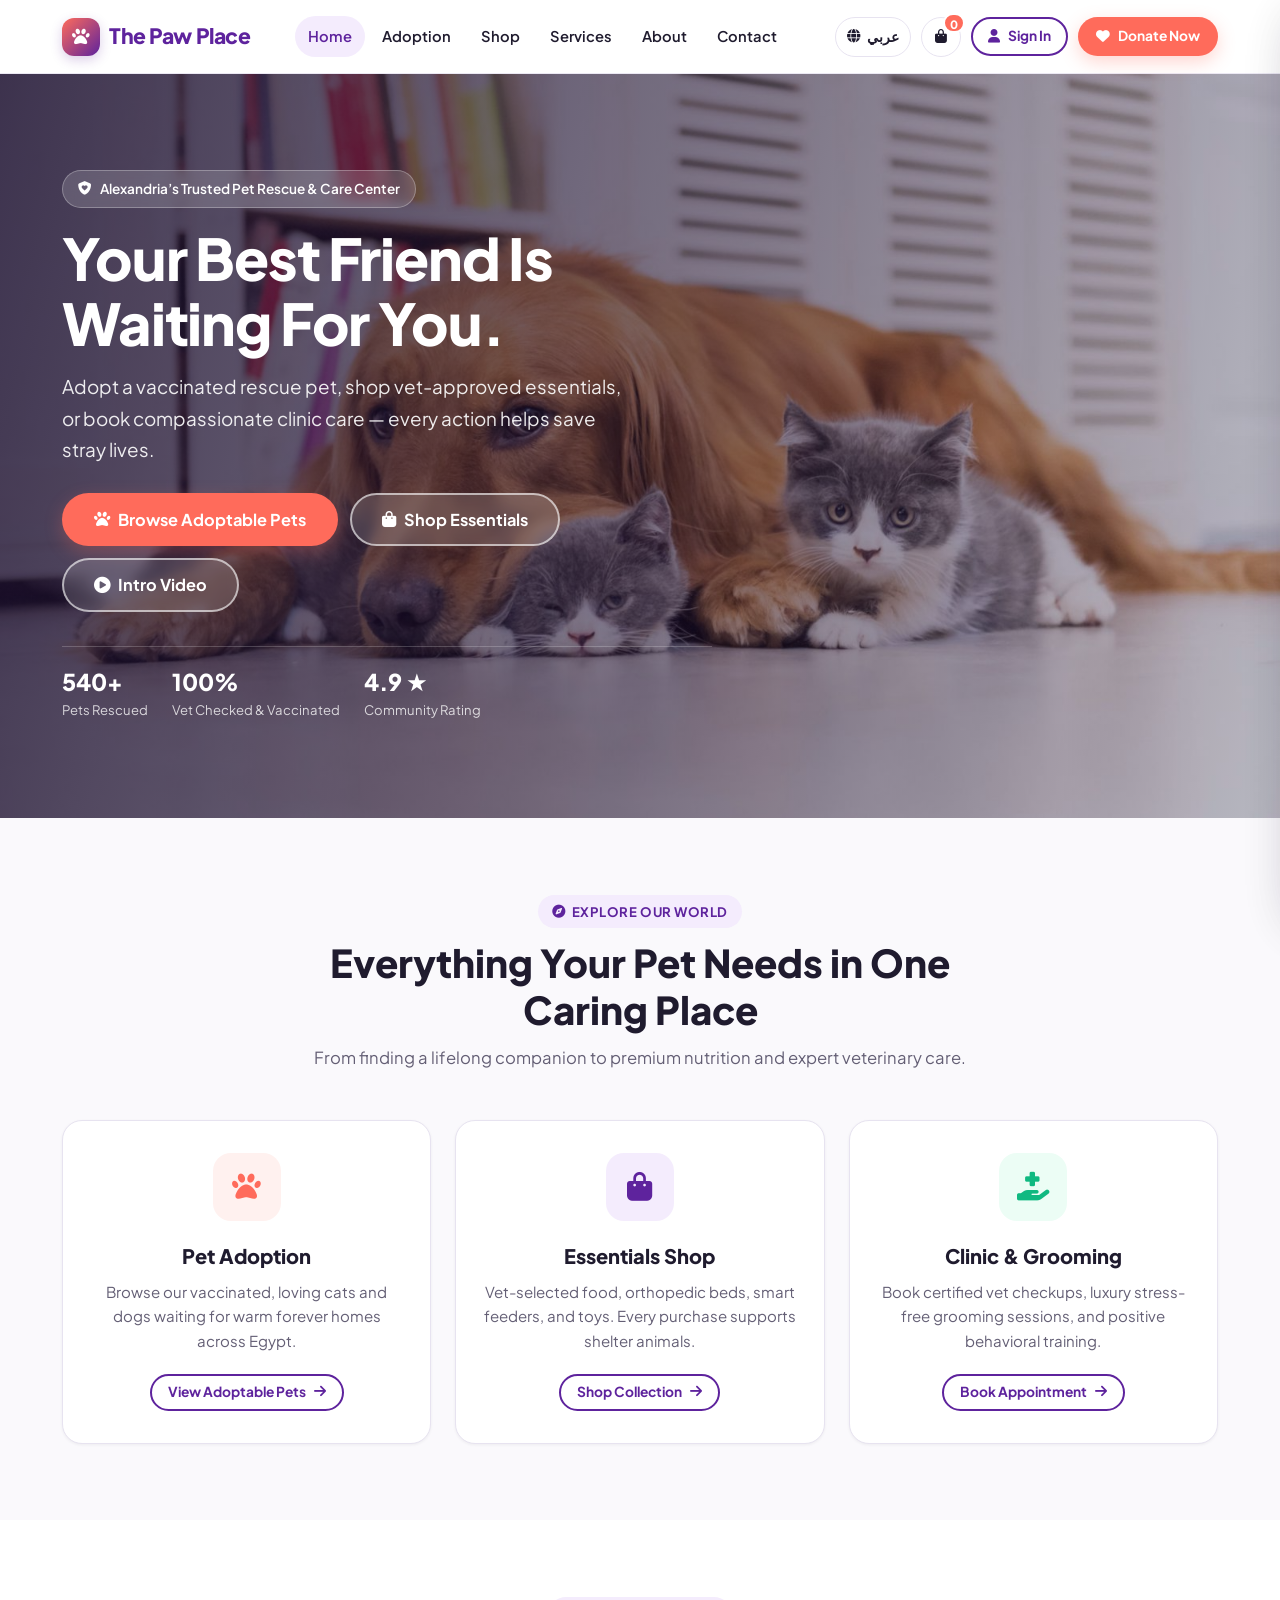
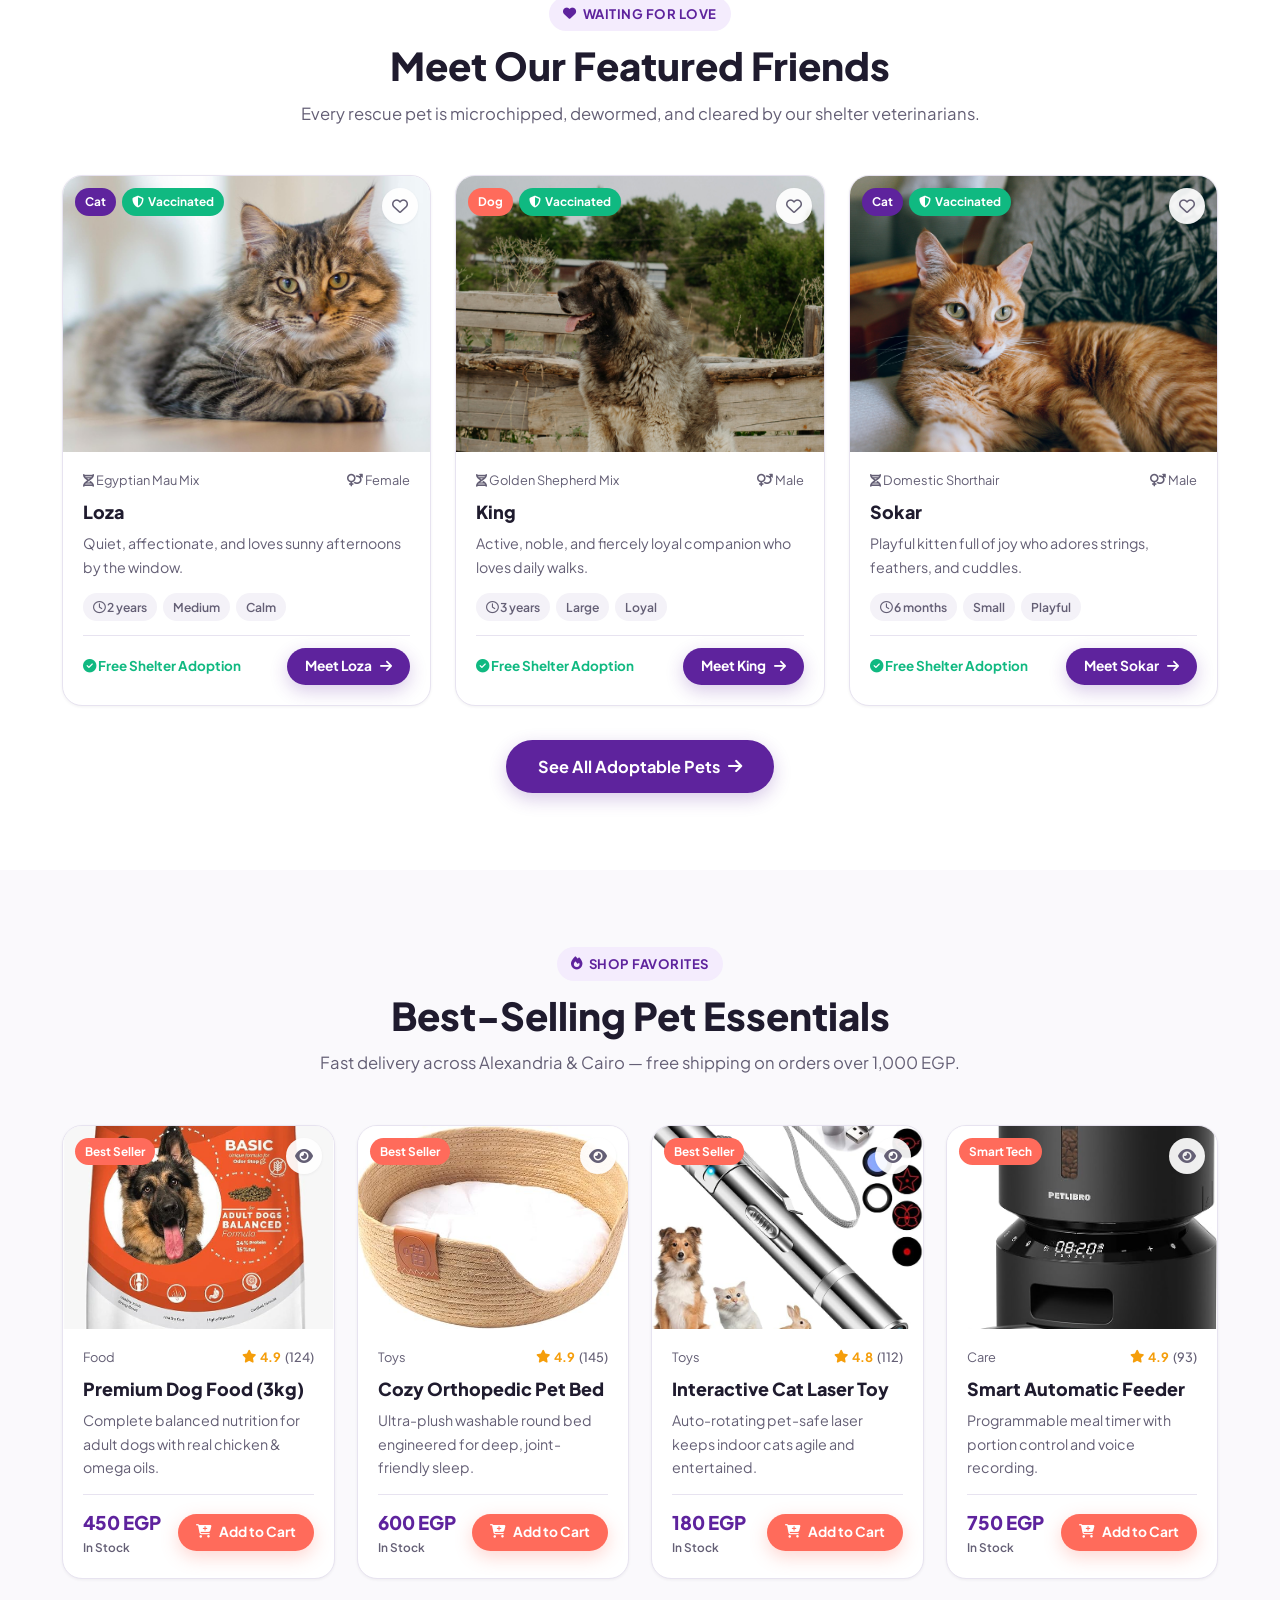
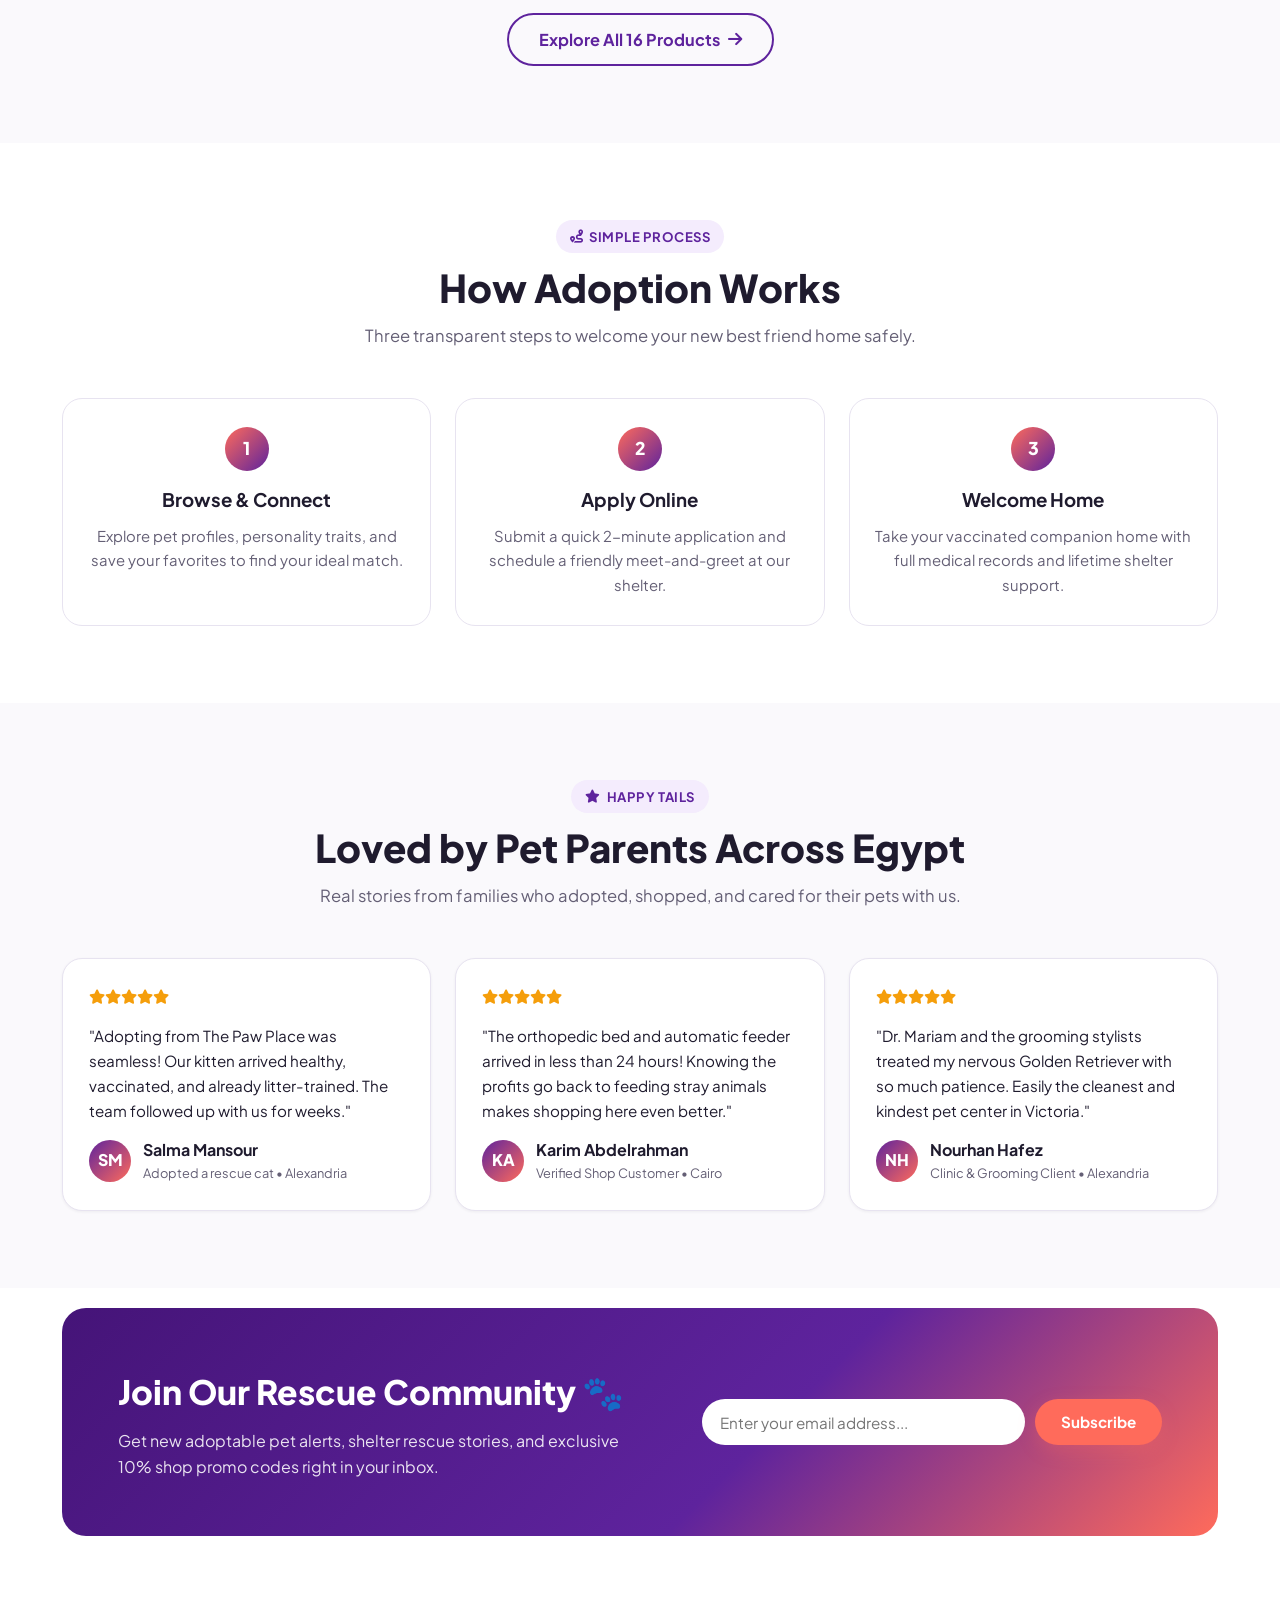
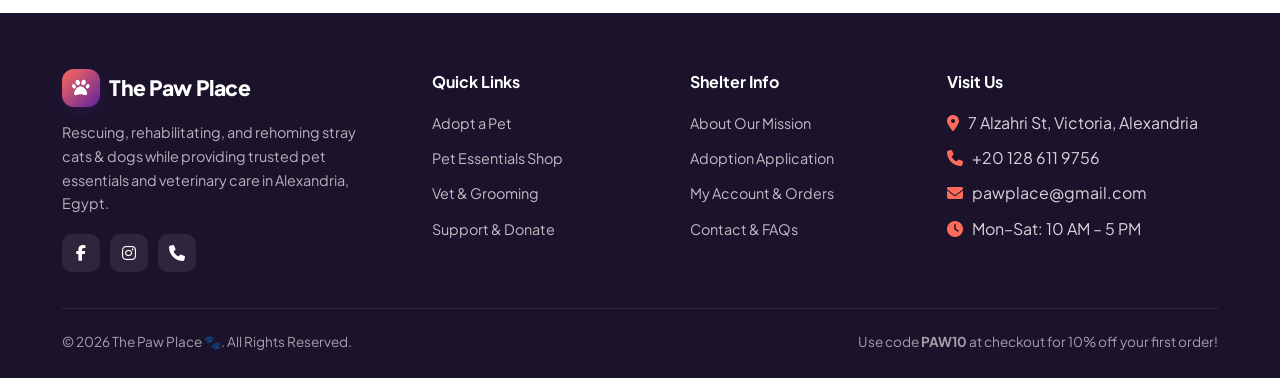
<file: index.html>
<!DOCTYPE html>
<html lang="en" dir="ltr">
<head>
  <meta charset="UTF-8">
  <meta name="viewport" content="width=device-width, initial-scale=1.0">
  <title>The Paw Place 🐾 — Pet Adoption, Essentials Shop & Vet Care</title>
  <meta name="description" content="Adopt vaccinated rescue cats & dogs, shop vet-approved pet supplies, and book grooming or clinical care at The Paw Place in Alexandria, Egypt.">
  <link rel="stylesheet" href="style.css">
  <link rel="stylesheet" href="https://cdnjs.cloudflare.com/ajax/libs/font-awesome/6.4.0/css/all.min.css">
</head>
<body>
  <header class="main-header">
    <div class="container header-inner">
      <a href="index.html" class="logo">
        <span class="logo-icon"><i class="fas fa-paw"></i></span>
        <span>The Paw Place</span>
      </a>
      <nav class="desktop-nav" aria-label="Main navigation">
        <ul>
          <li><a href="index.html" data-i18n="nav_home">Home</a></li>
          <li><a href="paws.html" data-i18n="nav_adoption">Adoption</a></li>
          <li><a href="products.html" data-i18n="nav_products">Shop</a></li>
          <li><a href="services.html" data-i18n="nav_services">Services</a></li>
          <li><a href="about.html" data-i18n="nav_about">About</a></li>
          <li><a href="contact.html" data-i18n="nav_contact">Contact</a></li>
        </ul>
      </nav>
      <div class="header-actions">
        <button id="lang-toggle-btn" class="icon-btn" type="button" title="Switch Language"><i class="fas fa-globe"></i> عربي</button>
        <a href="checkout.html" id="cart-drawer-trigger" class="icon-btn" aria-label="Shopping Cart">
          <i class="fas fa-shopping-bag"></i>
          <span class="cart-badge" id="cart-count">0</span>
        </a>
        <a href="auth.html" class="btn btn-outline header-auth-btn"><i class="fas fa-user"></i> <span data-i18n="nav_signin">Sign In</span></a>
        <a href="donate.html" class="btn btn-primary header-donate-btn"><i class="fas fa-heart"></i> <span data-i18n="nav_donate">Donate Now</span></a>
        <button id="mobile-menu-btn" class="mobile-menu-toggle" type="button" aria-label="Open navigation menu">
          <i class="fas fa-bars"></i>
        </button>
      </div>
    </div>
  </header>

  <main>
    <!-- Hero Section -->
    <section class="hero">
      <div class="container">
        <div class="hero-content">
          <div class="hero-pill">
            <i class="fas fa-shield-heart"></i>
            <span data-i18n="hero_pill">Alexandria’s Trusted Pet Rescue & Care Center</span>
          </div>
          <h1 data-i18n="hero_title">Your Best Friend Is Waiting For You.</h1>
          <p data-i18n="hero_desc">Adopt a vaccinated rescue pet, shop vet-approved essentials, or book compassionate clinic care — every action helps save stray lives.</p>
          <div class="hero-buttons">
            <a href="paws.html" class="btn btn-primary btn-lg">
              <i class="fas fa-paw"></i> <span data-i18n="hero_cta1">Browse Adoptable Pets</span>
            </a>
            <a href="products.html" class="btn btn-outline-light btn-lg">
              <i class="fas fa-shopping-bag"></i> <span data-i18n="hero_cta2">Shop Essentials</span>
            </a>
            <a href="welcome.html" class="btn btn-outline-light btn-lg" title="Watch Intro">
              <i class="fas fa-play-circle"></i> Intro Video
            </a>
          </div>
          <div class="hero-stats">
            <div class="hero-stat">
              <strong>540+</strong>
              <span>Pets Rescued</span>
            </div>
            <div class="hero-stat">
              <strong>100%</strong>
              <span>Vet Checked & Vaccinated</span>
            </div>
            <div class="hero-stat">
              <strong>4.9 ★</strong>
              <span>Community Rating</span>
            </div>
          </div>
        </div>
      </div>
    </section>

    <!-- Explore Our World -->
    <section class="section">
      <div class="container">
        <div class="section-header">
          <span class="section-badge"><i class="fas fa-compass"></i> Explore Our World</span>
          <h2>Everything Your Pet Needs in One Caring Place</h2>
          <p>From finding a lifelong companion to premium nutrition and expert veterinary care.</p>
        </div>
        <div class="grid-3">
          <div class="feature-card">
            <div class="feature-icon"><i class="fas fa-paw"></i></div>
            <h3>Pet Adoption</h3>
            <p>Browse our vaccinated, loving cats and dogs waiting for warm forever homes across Egypt.</p>
            <a href="paws.html" class="btn btn-outline btn-sm">View Adoptable Pets <i class="fas fa-arrow-right"></i></a>
          </div>
          <div class="feature-card">
            <div class="feature-icon"><i class="fas fa-shopping-bag"></i></div>
            <h3>Essentials Shop</h3>
            <p>Vet-selected food, orthopedic beds, smart feeders, and toys. Every purchase supports shelter animals.</p>
            <a href="products.html" class="btn btn-outline btn-sm">Shop Collection <i class="fas fa-arrow-right"></i></a>
          </div>
          <div class="feature-card">
            <div class="feature-icon"><i class="fas fa-hand-holding-medical"></i></div>
            <h3>Clinic & Grooming</h3>
            <p>Book certified vet checkups, luxury stress-free grooming sessions, and positive behavioral training.</p>
            <a href="services.html" class="btn btn-outline btn-sm">Book Appointment <i class="fas fa-arrow-right"></i></a>
          </div>
        </div>
      </div>
    </section>

    <!-- Featured Adoptable Pets -->
    <section class="section section-white">
      <div class="container">
        <div class="section-header">
          <span class="section-badge"><i class="fas fa-heart"></i> Waiting For Love</span>
          <h2>Meet Our Featured Friends</h2>
          <p>Every rescue pet is microchipped, dewormed, and cleared by our shelter veterinarians.</p>
        </div>
        <div id="home-featured-pets" class="grid-3"></div>
        <div style="text-align:center;margin-top:34px;">
          <a href="paws.html" class="btn btn-secondary btn-lg">See All Adoptable Pets <i class="fas fa-arrow-right"></i></a>
        </div>
      </div>
    </section>

    <!-- Best-Selling Products -->
    <section class="section">
      <div class="container">
        <div class="section-header">
          <span class="section-badge"><i class="fas fa-fire"></i> Shop Favorites</span>
          <h2>Best-Selling Pet Essentials</h2>
          <p>Fast delivery across Alexandria & Cairo — free shipping on orders over 1,000 EGP.</p>
        </div>
        <div id="home-featured-products" class="grid-4"></div>
        <div style="text-align:center;margin-top:34px;">
          <a href="products.html" class="btn btn-outline btn-lg">Explore All 16 Products <i class="fas fa-arrow-right"></i></a>
        </div>
      </div>
    </section>

    <!-- How Adoption Works -->
    <section class="section section-white">
      <div class="container">
        <div class="section-header">
          <span class="section-badge"><i class="fas fa-route"></i> Simple Process</span>
          <h2>How Adoption Works</h2>
          <p>Three transparent steps to welcome your new best friend home safely.</p>
        </div>
        <div class="grid-3">
          <div class="step-card">
            <div class="step-num">1</div>
            <h3 style="margin-bottom:8px;">Browse & Connect</h3>
            <p style="color:var(--muted);font-size:0.93rem;">Explore pet profiles, personality traits, and save your favorites to find your ideal match.</p>
          </div>
          <div class="step-card">
            <div class="step-num">2</div>
            <h3 style="margin-bottom:8px;">Apply Online</h3>
            <p style="color:var(--muted);font-size:0.93rem;">Submit a quick 2-minute application and schedule a friendly meet-and-greet at our shelter.</p>
          </div>
          <div class="step-card">
            <div class="step-num">3</div>
            <h3 style="margin-bottom:8px;">Welcome Home</h3>
            <p style="color:var(--muted);font-size:0.93rem;">Take your vaccinated companion home with full medical records and lifetime shelter support.</p>
          </div>
        </div>
      </div>
    </section>

    <!-- Happy Tails / Testimonials -->
    <section class="section">
      <div class="container">
        <div class="section-header">
          <span class="section-badge"><i class="fas fa-star"></i> Happy Tails</span>
          <h2>Loved by Pet Parents Across Egypt</h2>
          <p>Real stories from families who adopted, shopped, and cared for their pets with us.</p>
        </div>
        <div class="grid-3">
          <div class="testimonial-card">
            <div class="testimonial-stars"><i class="fas fa-star"></i><i class="fas fa-star"></i><i class="fas fa-star"></i><i class="fas fa-star"></i><i class="fas fa-star"></i></div>
            <p class="testimonial-text">"Adopting from The Paw Place was seamless! Our kitten arrived healthy, vaccinated, and already litter-trained. The team followed up with us for weeks."</p>
            <div class="testimonial-author">
              <div class="avatar-circle">SM</div>
              <div><strong>Salma Mansour</strong><div style="font-size:0.8rem;color:var(--muted);">Adopted a rescue cat • Alexandria</div></div>
            </div>
          </div>
          <div class="testimonial-card">
            <div class="testimonial-stars"><i class="fas fa-star"></i><i class="fas fa-star"></i><i class="fas fa-star"></i><i class="fas fa-star"></i><i class="fas fa-star"></i></div>
            <p class="testimonial-text">"The orthopedic bed and automatic feeder arrived in less than 24 hours! Knowing the profits go back to feeding stray animals makes shopping here even better."</p>
            <div class="testimonial-author">
              <div class="avatar-circle">KA</div>
              <div><strong>Karim Abdelrahman</strong><div style="font-size:0.8rem;color:var(--muted);">Verified Shop Customer • Cairo</div></div>
            </div>
          </div>
          <div class="testimonial-card">
            <div class="testimonial-stars"><i class="fas fa-star"></i><i class="fas fa-star"></i><i class="fas fa-star"></i><i class="fas fa-star"></i><i class="fas fa-star"></i></div>
            <p class="testimonial-text">"Dr. Mariam and the grooming stylists treated my nervous Golden Retriever with so much patience. Easily the cleanest and kindest pet center in Victoria."</p>
            <div class="testimonial-author">
              <div class="avatar-circle">NH</div>
              <div><strong>Nourhan Hafez</strong><div style="font-size:0.8rem;color:var(--muted);">Clinic & Grooming Client • Alexandria</div></div>
            </div>
          </div>
        </div>
      </div>
    </section>

    <!-- Newsletter & Rescue Updates -->
    <section class="section section-white" style="padding-top:20px;">
      <div class="container">
        <div class="cta-banner">
          <div>
            <h2>Join Our Rescue Community 🐾</h2>
            <p>Get new adoptable pet alerts, shelter rescue stories, and exclusive 10% shop promo codes right in your inbox.</p>
          </div>
          <form id="newsletter-form" class="newsletter-form">
            <input type="email" placeholder="Enter your email address..." required aria-label="Email address">
            <button type="submit" class="btn btn-primary">Subscribe</button>
          </form>
        </div>
      </div>
    </section>
  </main>

  <footer class="site-footer">
    <div class="container">
      <div class="footer-grid">
        <div class="footer-brand">
          <a href="index.html" class="logo">
            <span class="logo-icon"><i class="fas fa-paw"></i></span>
            <span>The Paw Place</span>
          </a>
          <p>Rescuing, rehabilitating, and rehoming stray cats & dogs while providing trusted pet essentials and veterinary care in Alexandria, Egypt.</p>
          <div class="social-links">
            <a href="contact.html" aria-label="Facebook"><i class="fab fa-facebook-f"></i></a>
            <a href="contact.html" aria-label="Instagram"><i class="fab fa-instagram"></i></a>
            <a href="tel:+201286119756" aria-label="Phone"><i class="fas fa-phone"></i></a>
          </div>
        </div>
        <div class="footer-col">
          <h4>Quick Links</h4>
          <ul>
            <li><a href="paws.html">Adopt a Pet</a></li>
            <li><a href="products.html">Pet Essentials Shop</a></li>
            <li><a href="services.html">Vet & Grooming</a></li>
            <li><a href="donate.html">Support & Donate</a></li>
          </ul>
        </div>
        <div class="footer-col">
          <h4>Shelter Info</h4>
          <ul>
            <li><a href="about.html">About Our Mission</a></li>
            <li><a href="adopt_form.html">Adoption Application</a></li>
            <li><a href="auth.html">My Account & Orders</a></li>
            <li><a href="contact.html">Contact & FAQs</a></li>
          </ul>
        </div>
        <div class="footer-col">
          <h4>Visit Us</h4>
          <ul>
            <li><i class="fas fa-map-marker-alt" style="color:var(--primary);margin-right:6px;"></i> 7 Alzahri St, Victoria, Alexandria</li>
            <li><i class="fas fa-phone" style="color:var(--primary);margin-right:6px;"></i> +20 128 611 9756</li>
            <li><i class="fas fa-envelope" style="color:var(--primary);margin-right:6px;"></i> pawplace@gmail.com</li>
            <li><i class="fas fa-clock" style="color:var(--primary);margin-right:6px;"></i> Mon–Sat: 10 AM – 5 PM</li>
          </ul>
        </div>
      </div>
      <div class="footer-bottom">
        <span>&copy; 2026 The Paw Place 🐾. All Rights Reserved.</span>
        <span>Use code <strong>PAW10</strong> at checkout for 10% off your first order!</span>
      </div>
    </div>
  </footer>

  <script src="script.js"></script>
</body>
</html>
</file>
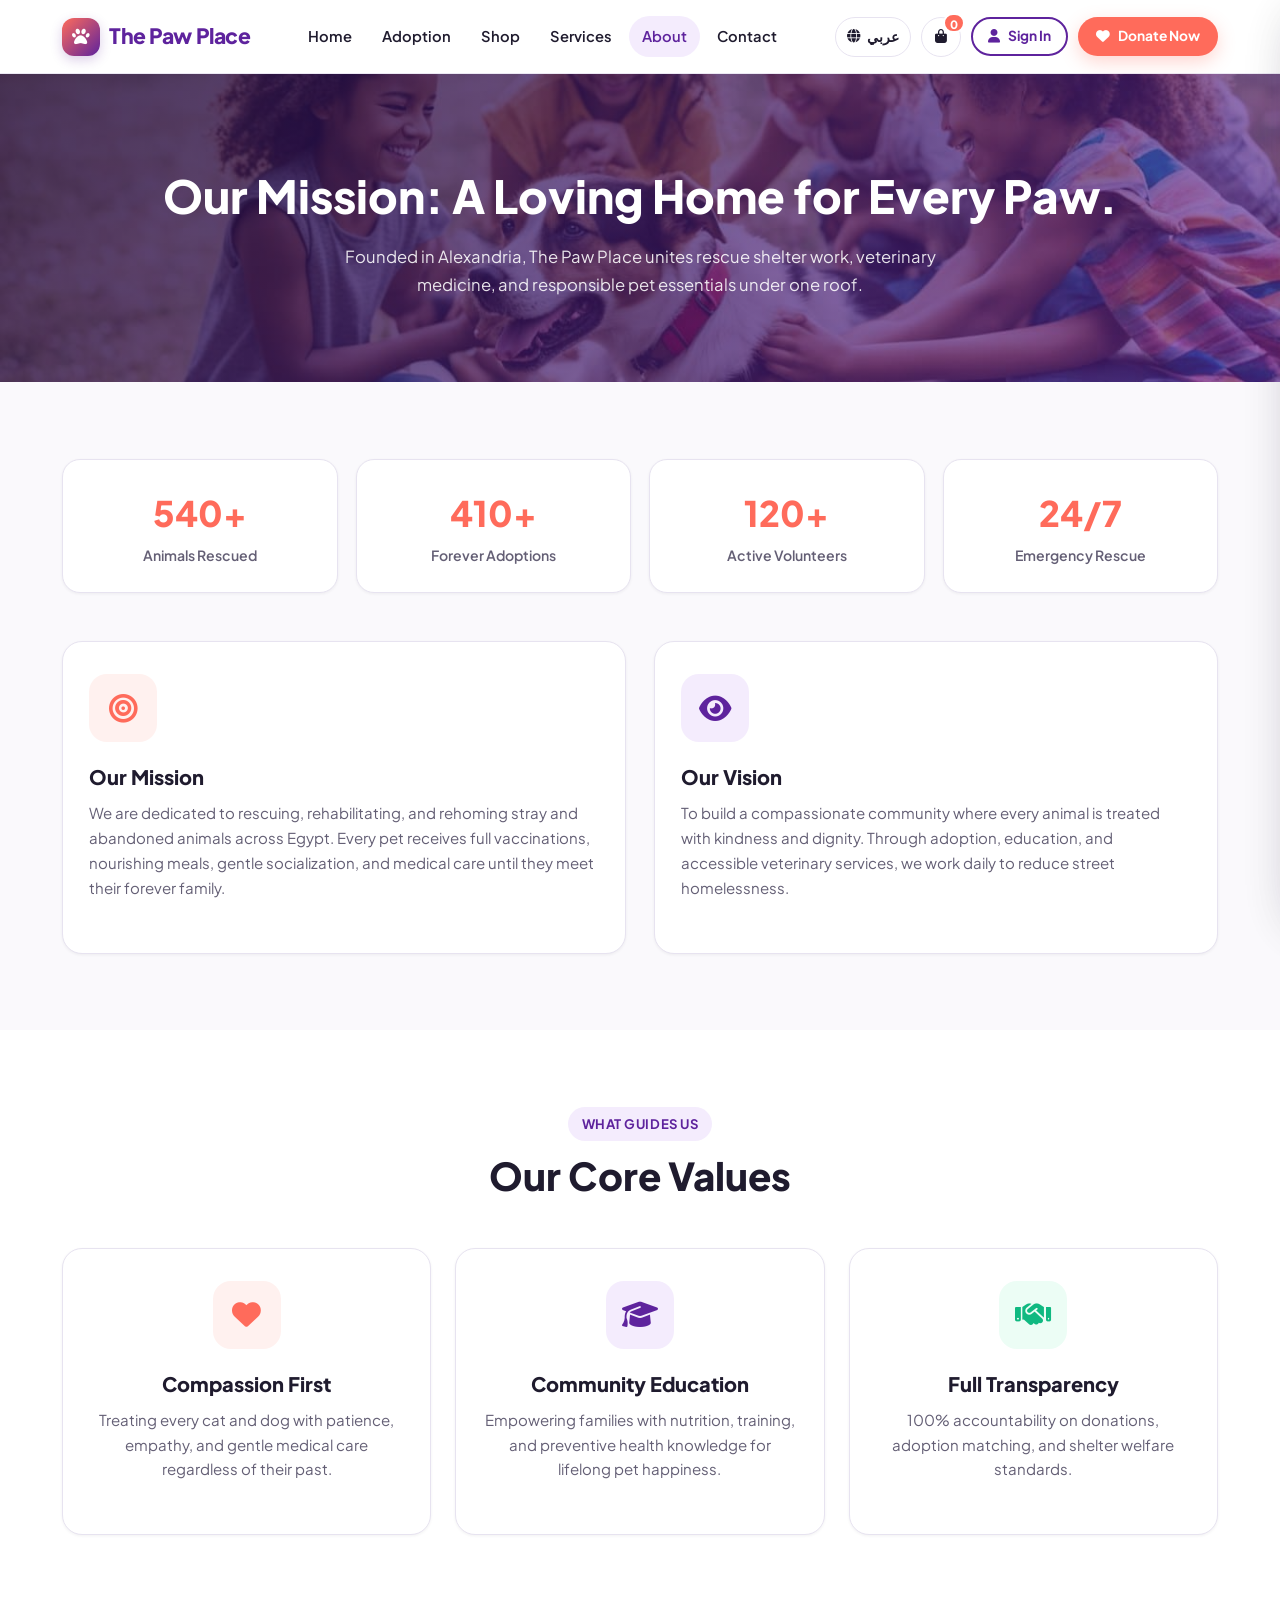
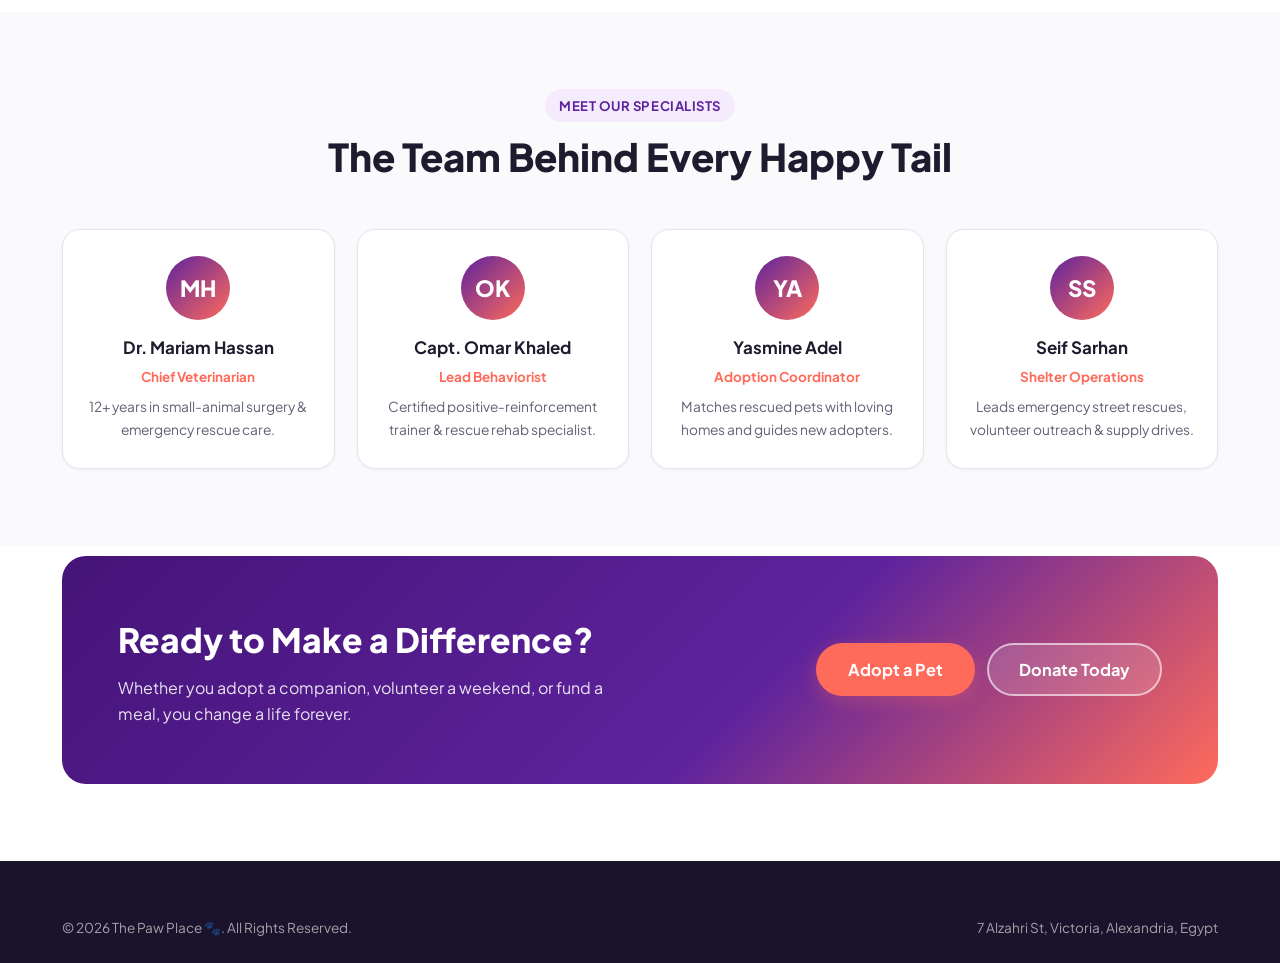
<file: about.html>
<!DOCTYPE html>
<html lang="en" dir="ltr">
<head>
  <meta charset="UTF-8">
  <meta name="viewport" content="width=device-width, initial-scale=1.0">
  <title>About Us — The Paw Place 🐾</title>
  <link rel="stylesheet" href="style.css">
  <link rel="stylesheet" href="https://cdnjs.cloudflare.com/ajax/libs/font-awesome/6.4.0/css/all.min.css">
</head>
<body>
  <header class="main-header">
    <div class="container header-inner">
      <a href="index.html" class="logo">
        <span class="logo-icon"><i class="fas fa-paw"></i></span>
        <span>The Paw Place</span>
      </a>
      <nav class="desktop-nav" aria-label="Main navigation">
        <ul>
          <li><a href="index.html" data-i18n="nav_home">Home</a></li>
          <li><a href="paws.html" data-i18n="nav_adoption">Adoption</a></li>
          <li><a href="products.html" data-i18n="nav_products">Shop</a></li>
          <li><a href="services.html" data-i18n="nav_services">Services</a></li>
          <li><a href="about.html" data-i18n="nav_about">About</a></li>
          <li><a href="contact.html" data-i18n="nav_contact">Contact</a></li>
        </ul>
      </nav>
      <div class="header-actions">
        <button id="lang-toggle-btn" class="icon-btn" type="button"><i class="fas fa-globe"></i> عربي</button>
        <a href="checkout.html" id="cart-drawer-trigger" class="icon-btn" aria-label="Shopping Cart">
          <i class="fas fa-shopping-bag"></i>
          <span class="cart-badge" id="cart-count">0</span>
        </a>
        <a href="auth.html" class="btn btn-outline header-auth-btn"><i class="fas fa-user"></i> <span data-i18n="nav_signin">Sign In</span></a>
        <a href="donate.html" class="btn btn-primary header-donate-btn"><i class="fas fa-heart"></i> <span data-i18n="nav_donate">Donate Now</span></a>
        <button id="mobile-menu-btn" class="mobile-menu-toggle" type="button" aria-label="Open menu"><i class="fas fa-bars"></i></button>
      </div>
    </div>
  </header>

  <main>
    <section class="page-banner has-bg" style="background-image:url('about-hero.jpg');">
      <div class="container">
        <h1>Our Mission: A Loving Home for Every Paw.</h1>
        <p>Founded in Alexandria, The Paw Place unites rescue shelter work, veterinary medicine, and responsible pet essentials under one roof.</p>
      </div>
    </section>

    <section class="section">
      <div class="container">
        <div class="stats-strip" style="margin-bottom:48px;">
          <div class="stat-card"><strong>540+</strong><span>Animals Rescued</span></div>
          <div class="stat-card"><strong>410+</strong><span>Forever Adoptions</span></div>
          <div class="stat-card"><strong>120+</strong><span>Active Volunteers</span></div>
          <div class="stat-card"><strong>24/7</strong><span>Emergency Rescue</span></div>
        </div>

        <div class="grid-2">
          <div class="feature-card" style="text-align:left;align-items:flex-start;">
            <div class="feature-icon"><i class="fas fa-bullseye"></i></div>
            <h3>Our Mission</h3>
            <p>We are dedicated to rescuing, rehabilitating, and rehoming stray and abandoned animals across Egypt. Every pet receives full vaccinations, nourishing meals, gentle socialization, and medical care until they meet their forever family.</p>
          </div>
          <div class="feature-card" style="text-align:left;align-items:flex-start;">
            <div class="feature-icon"><i class="fas fa-eye"></i></div>
            <h3>Our Vision</h3>
            <p>To build a compassionate community where every animal is treated with kindness and dignity. Through adoption, education, and accessible veterinary services, we work daily to reduce street homelessness.</p>
          </div>
        </div>
      </div>
    </section>

    <section class="section section-white">
      <div class="container">
        <div class="section-header">
          <span class="section-badge">What Guides Us</span>
          <h2>Our Core Values</h2>
        </div>
        <div class="grid-3">
          <div class="feature-card">
            <div class="feature-icon"><i class="fas fa-heart"></i></div>
            <h3>Compassion First</h3>
            <p>Treating every cat and dog with patience, empathy, and gentle medical care regardless of their past.</p>
          </div>
          <div class="feature-card">
            <div class="feature-icon"><i class="fas fa-graduation-cap"></i></div>
            <h3>Community Education</h3>
            <p>Empowering families with nutrition, training, and preventive health knowledge for lifelong pet happiness.</p>
          </div>
          <div class="feature-card">
            <div class="feature-icon"><i class="fas fa-handshake"></i></div>
            <h3>Full Transparency</h3>
            <p>100% accountability on donations, adoption matching, and shelter welfare standards.</p>
          </div>
        </div>
      </div>
    </section>

    <section class="section">
      <div class="container">
        <div class="section-header">
          <span class="section-badge">Meet Our Specialists</span>
          <h2>The Team Behind Every Happy Tail</h2>
        </div>
        <div class="grid-4">
          <div class="stat-card" style="padding:26px 20px;">
            <div class="avatar-circle" style="width:64px;height:64px;font-size:1.4rem;margin:0 auto 14px;">MH</div>
            <h3 style="font-size:1.06rem;margin-bottom:4px;">Dr. Mariam Hassan</h3>
            <span style="display:block;color:var(--primary);font-size:0.84rem;font-weight:700;margin-bottom:8px;">Chief Veterinarian</span>
            <p style="font-size:0.86rem;color:var(--muted);">12+ years in small-animal surgery & emergency rescue care.</p>
          </div>
          <div class="stat-card" style="padding:26px 20px;">
            <div class="avatar-circle" style="width:64px;height:64px;font-size:1.4rem;margin:0 auto 14px;">OK</div>
            <h3 style="font-size:1.06rem;margin-bottom:4px;">Capt. Omar Khaled</h3>
            <span style="display:block;color:var(--primary);font-size:0.84rem;font-weight:700;margin-bottom:8px;">Lead Behaviorist</span>
            <p style="font-size:0.86rem;color:var(--muted);">Certified positive-reinforcement trainer & rescue rehab specialist.</p>
          </div>
          <div class="stat-card" style="padding:26px 20px;">
            <div class="avatar-circle" style="width:64px;height:64px;font-size:1.4rem;margin:0 auto 14px;">YA</div>
            <h3 style="font-size:1.06rem;margin-bottom:4px;">Yasmine Adel</h3>
            <span style="display:block;color:var(--primary);font-size:0.84rem;font-weight:700;margin-bottom:8px;">Adoption Coordinator</span>
            <p style="font-size:0.86rem;color:var(--muted);">Matches rescued pets with loving homes and guides new adopters.</p>
          </div>
          <div class="stat-card" style="padding:26px 20px;">
            <div class="avatar-circle" style="width:64px;height:64px;font-size:1.4rem;margin:0 auto 14px;">SS</div>
            <h3 style="font-size:1.06rem;margin-bottom:4px;">Seif Sarhan</h3>
            <span style="display:block;color:var(--primary);font-size:0.84rem;font-weight:700;margin-bottom:8px;">Shelter Operations</span>
            <p style="font-size:0.86rem;color:var(--muted);">Leads emergency street rescues, volunteer outreach & supply drives.</p>
          </div>
        </div>
      </div>
    </section>

    <section class="section section-white" style="padding-top:10px;">
      <div class="container">
        <div class="cta-banner">
          <div>
            <h2>Ready to Make a Difference?</h2>
            <p>Whether you adopt a companion, volunteer a weekend, or fund a meal, you change a life forever.</p>
          </div>
          <div style="display:flex;gap:12px;flex-wrap:wrap;">
            <a href="paws.html" class="btn btn-primary btn-lg">Adopt a Pet</a>
            <a href="donate.html" class="btn btn-outline-light btn-lg">Donate Today</a>
          </div>
        </div>
      </div>
    </section>
  </main>

  <footer class="site-footer">
    <div class="container">
      <div class="footer-bottom" style="padding-top:0;">
        <span>&copy; 2026 The Paw Place 🐾. All Rights Reserved.</span>
        <span>7 Alzahri St, Victoria, Alexandria, Egypt</span>
      </div>
    </div>
  </footer>

  <script src="script.js"></script>
</body>
</html>
</file>
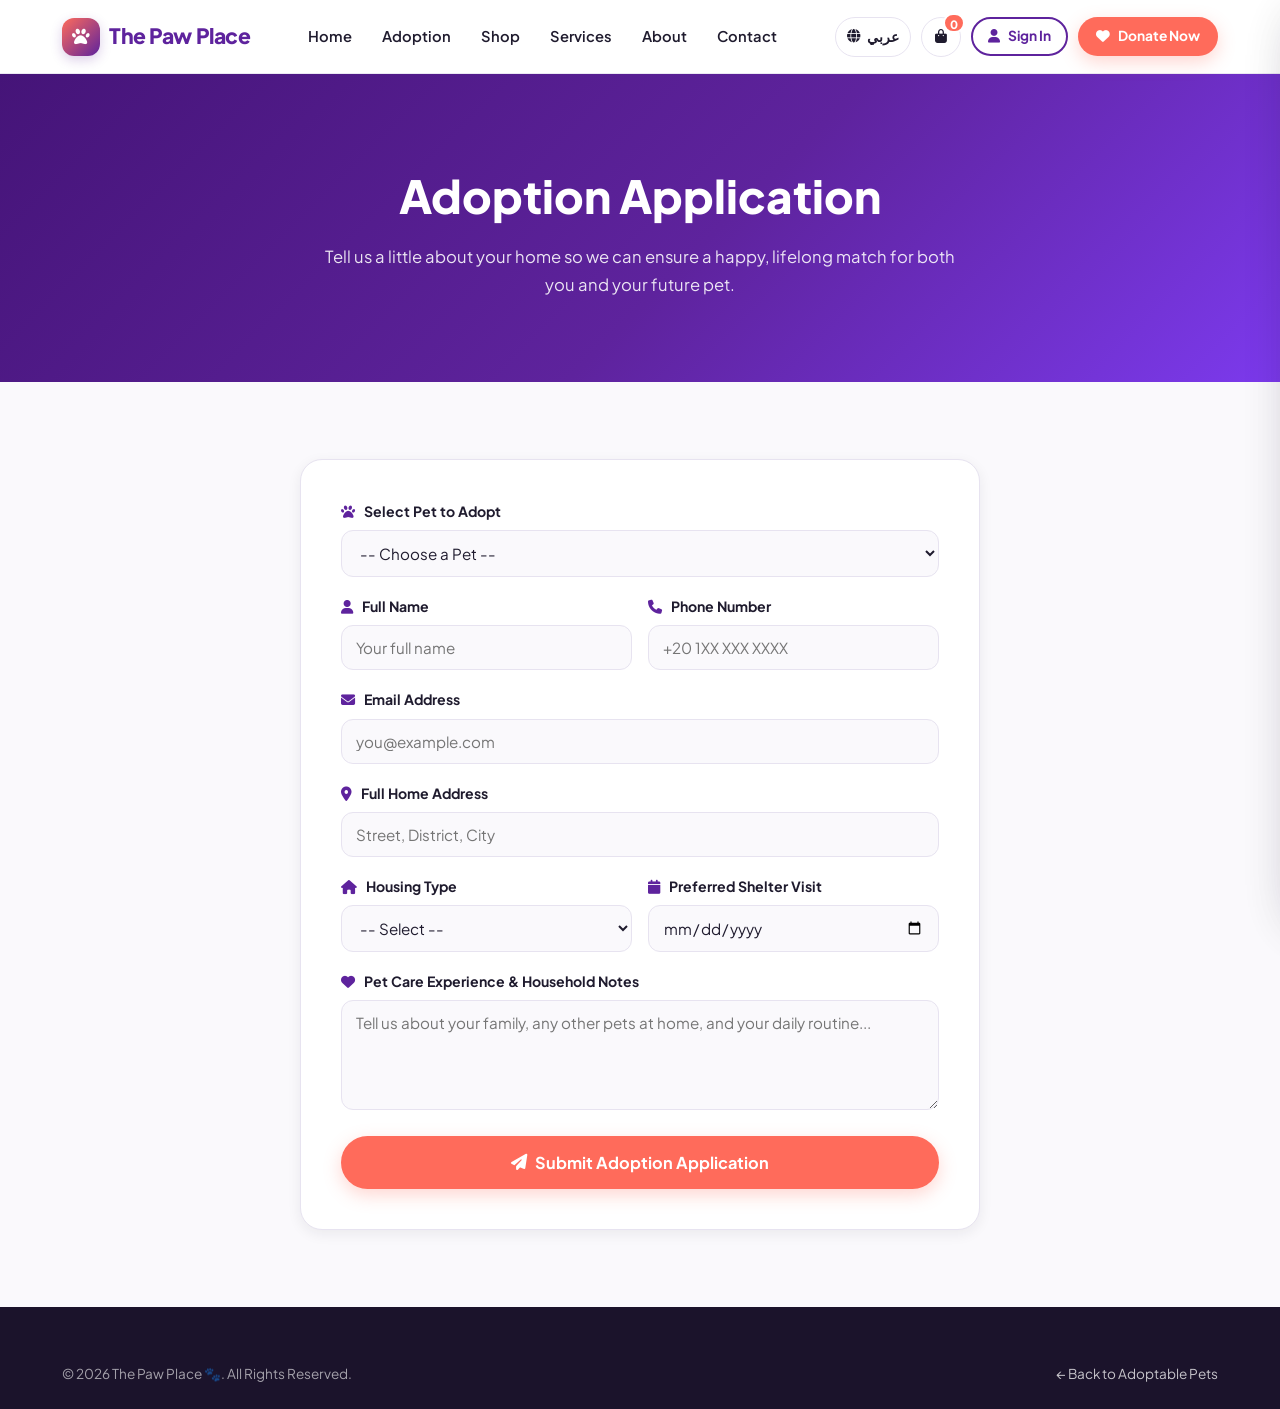
<file: adopt_form.html>
<!DOCTYPE html>
<html lang="en" dir="ltr">
<head>
  <meta charset="UTF-8">
  <meta name="viewport" content="width=device-width, initial-scale=1.0">
  <title>Adoption Application — The Paw Place 🐾</title>
  <link rel="stylesheet" href="style.css">
  <link rel="stylesheet" href="https://cdnjs.cloudflare.com/ajax/libs/font-awesome/6.4.0/css/all.min.css">
</head>
<body>
  <header class="main-header">
    <div class="container header-inner">
      <a href="index.html" class="logo">
        <span class="logo-icon"><i class="fas fa-paw"></i></span>
        <span>The Paw Place</span>
      </a>
      <nav class="desktop-nav" aria-label="Main navigation">
        <ul>
          <li><a href="index.html" data-i18n="nav_home">Home</a></li>
          <li><a href="paws.html" data-i18n="nav_adoption">Adoption</a></li>
          <li><a href="products.html" data-i18n="nav_products">Shop</a></li>
          <li><a href="services.html" data-i18n="nav_services">Services</a></li>
          <li><a href="about.html" data-i18n="nav_about">About</a></li>
          <li><a href="contact.html" data-i18n="nav_contact">Contact</a></li>
        </ul>
      </nav>
      <div class="header-actions">
        <button id="lang-toggle-btn" class="icon-btn" type="button"><i class="fas fa-globe"></i> عربي</button>
        <a href="checkout.html" id="cart-drawer-trigger" class="icon-btn" aria-label="Shopping Cart">
          <i class="fas fa-shopping-bag"></i>
          <span class="cart-badge" id="cart-count">0</span>
        </a>
        <a href="auth.html" class="btn btn-outline header-auth-btn"><i class="fas fa-user"></i> <span data-i18n="nav_signin">Sign In</span></a>
        <a href="donate.html" class="btn btn-primary header-donate-btn"><i class="fas fa-heart"></i> <span data-i18n="nav_donate">Donate Now</span></a>
        <button id="mobile-menu-btn" class="mobile-menu-toggle" type="button" aria-label="Open menu"><i class="fas fa-bars"></i></button>
      </div>
    </div>
  </header>

  <main>
    <section class="page-banner">
      <div class="container">
        <h1>Adoption Application</h1>
        <p>Tell us a little about your home so we can ensure a happy, lifelong match for both you and your future pet.</p>
      </div>
    </section>

    <section class="section">
      <div class="container">
        <div class="form-card">
          <div id="selected-pet-preview"></div>
          <form id="adoption-form">
            <div class="input-group">
              <label for="pet-select-field"><i class="fas fa-paw"></i> Select Pet to Adopt</label>
              <select id="pet-select-field" name="pet_id" required></select>
            </div>
            <div class="form-row-2">
              <div class="input-group">
                <label for="name-adopt"><i class="fas fa-user"></i> Full Name</label>
                <input type="text" id="name-adopt" name="name" placeholder="Your full name" required>
              </div>
              <div class="input-group">
                <label for="phone-adopt"><i class="fas fa-phone"></i> Phone Number</label>
                <input type="tel" id="phone-adopt" name="phone" placeholder="+20 1XX XXX XXXX" required>
              </div>
            </div>
            <div class="input-group">
              <label for="email-adopt"><i class="fas fa-envelope"></i> Email Address</label>
              <input type="email" id="email-adopt" name="email" placeholder="you@example.com" required>
            </div>
            <div class="input-group">
              <label for="address"><i class="fas fa-map-marker-alt"></i> Full Home Address</label>
              <input type="text" id="address" name="address" placeholder="Street, District, City" required>
            </div>
            <div class="form-row-2">
              <div class="input-group">
                <label for="housing"><i class="fas fa-home"></i> Housing Type</label>
                <select id="housing" name="housing" required>
                  <option value="">-- Select --</option>
                  <option value="apartment">Apartment</option>
                  <option value="house">House with Garden</option>
                  <option value="villa">Villa</option>
                </select>
              </div>
              <div class="input-group">
                <label for="visit-date"><i class="fas fa-calendar"></i> Preferred Shelter Visit</label>
                <input type="date" id="visit-date" name="visit_date">
              </div>
            </div>
            <div class="input-group">
              <label for="experience"><i class="fas fa-heart"></i> Pet Care Experience & Household Notes</label>
              <textarea id="experience" name="experience" placeholder="Tell us about your family, any other pets at home, and your daily routine..." required></textarea>
            </div>
            <button type="submit" class="btn btn-primary btn-lg btn-block">
              <i class="fas fa-paper-plane"></i> Submit Adoption Application
            </button>
          </form>
        </div>
      </div>
    </section>
  </main>

  <footer class="site-footer">
    <div class="container">
      <div class="footer-bottom" style="padding-top:0;">
        <span>&copy; 2026 The Paw Place 🐾. All Rights Reserved.</span>
        <a href="paws.html" style="color:rgba(255,255,255,0.75);">← Back to Adoptable Pets</a>
      </div>
    </div>
  </footer>

  <script src="script.js"></script>
</body>
</html>
</file>
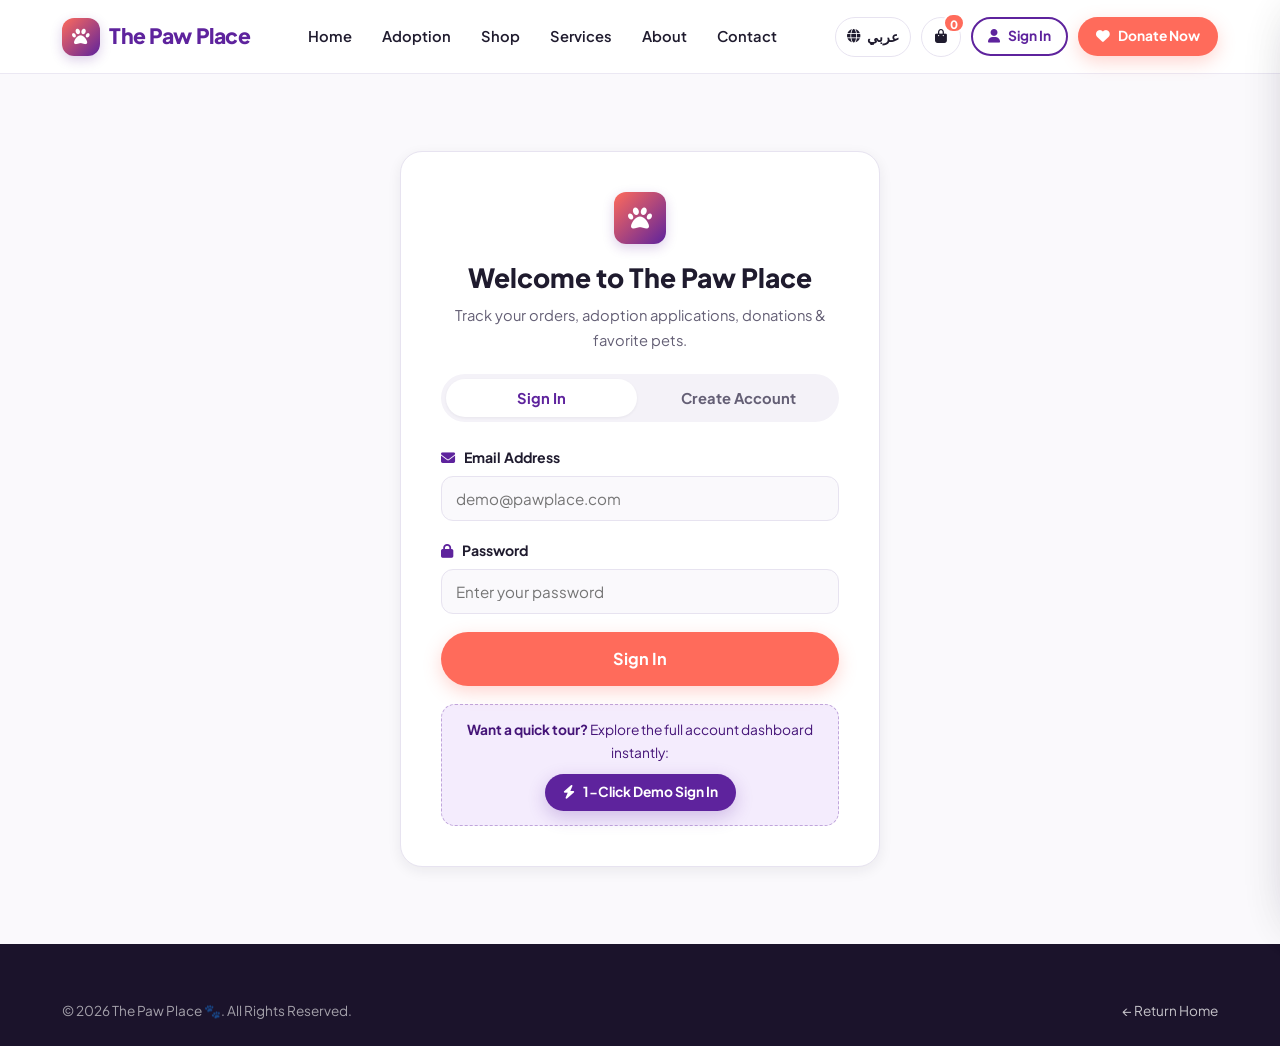
<file: auth.html>
<!DOCTYPE html>
<html lang="en" dir="ltr">
<head>
  <meta charset="UTF-8">
  <meta name="viewport" content="width=device-width, initial-scale=1.0">
  <title>My Account — The Paw Place 🐾</title>
  <link rel="stylesheet" href="style.css">
  <link rel="stylesheet" href="https://cdnjs.cloudflare.com/ajax/libs/font-awesome/6.4.0/css/all.min.css">
</head>
<body>
  <header class="main-header">
    <div class="container header-inner">
      <a href="index.html" class="logo">
        <span class="logo-icon"><i class="fas fa-paw"></i></span>
        <span>The Paw Place</span>
      </a>
      <nav class="desktop-nav" aria-label="Main navigation">
        <ul>
          <li><a href="index.html" data-i18n="nav_home">Home</a></li>
          <li><a href="paws.html" data-i18n="nav_adoption">Adoption</a></li>
          <li><a href="products.html" data-i18n="nav_products">Shop</a></li>
          <li><a href="services.html" data-i18n="nav_services">Services</a></li>
          <li><a href="about.html" data-i18n="nav_about">About</a></li>
          <li><a href="contact.html" data-i18n="nav_contact">Contact</a></li>
        </ul>
      </nav>
      <div class="header-actions">
        <button id="lang-toggle-btn" class="icon-btn" type="button"><i class="fas fa-globe"></i> عربي</button>
        <a href="checkout.html" id="cart-drawer-trigger" class="icon-btn" aria-label="Shopping Cart">
          <i class="fas fa-shopping-bag"></i>
          <span class="cart-badge" id="cart-count">0</span>
        </a>
        <a href="auth.html" class="btn btn-outline header-auth-btn"><i class="fas fa-user"></i> <span data-i18n="nav_signin">Sign In</span></a>
        <a href="donate.html" class="btn btn-primary header-donate-btn"><i class="fas fa-heart"></i> <span data-i18n="nav_donate">Donate Now</span></a>
        <button id="mobile-menu-btn" class="mobile-menu-toggle" type="button" aria-label="Open menu"><i class="fas fa-bars"></i></button>
      </div>
    </div>
  </header>

  <main>
    <section class="section">
      <div class="container">
        <!-- Logged Out View -->
        <div id="auth-logged-out">
          <div class="form-card" style="max-width:480px;">
            <div style="text-align:center;margin-bottom:22px;">
              <div class="logo-icon" style="width:52px;height:52px;font-size:1.5rem;margin:0 auto 12px;"><i class="fas fa-paw"></i></div>
              <h1 style="font-size:1.65rem;font-weight:800;margin-bottom:4px;">Welcome to The Paw Place</h1>
              <p style="color:var(--muted);font-size:0.92rem;">Track your orders, adoption applications, donations & favorite pets.</p>
            </div>

            <div class="auth-tabs">
              <button type="button" class="auth-tab active" data-tab="login">Sign In</button>
              <button type="button" class="auth-tab" data-tab="signup">Create Account</button>
            </div>

            <form id="login-form">
              <div class="input-group">
                <label for="login-email"><i class="fas fa-envelope"></i> Email Address</label>
                <input type="email" id="login-email" placeholder="demo@pawplace.com" required>
              </div>
              <div class="input-group">
                <label for="login-password"><i class="fas fa-lock"></i> Password</label>
                <input type="password" id="login-password" placeholder="Enter your password" required>
              </div>
              <button type="submit" class="btn btn-primary btn-lg btn-block">Sign In</button>
            </form>

            <form id="signup-form" style="display:none;">
              <div class="input-group">
                <label for="signup-name"><i class="fas fa-user"></i> Full Name</label>
                <input type="text" id="signup-name" placeholder="Your full name" required>
              </div>
              <div class="input-group">
                <label for="signup-email"><i class="fas fa-envelope"></i> Email Address</label>
                <input type="email" id="signup-email" placeholder="you@example.com" required>
              </div>
              <div class="input-group">
                <label for="signup-phone"><i class="fas fa-phone"></i> Phone Number</label>
                <input type="tel" id="signup-phone" placeholder="+20 1XX XXX XXXX" required>
              </div>
              <div class="input-group">
                <label for="signup-password"><i class="fas fa-lock"></i> Password (min 6 chars)</label>
                <input type="password" id="signup-password" placeholder="Create a secure password" required>
              </div>
              <button type="submit" class="btn btn-primary btn-lg btn-block">Create Free Account</button>
            </form>

            <div class="demo-box">
              <p style="color:var(--secondary-dark);margin-bottom:10px;"><strong>Want a quick tour?</strong> Explore the full account dashboard instantly:</p>
              <button type="button" id="demo-login-btn" class="btn btn-secondary btn-sm">
                <i class="fas fa-bolt"></i> 1-Click Demo Sign In
              </button>
            </div>
          </div>
        </div>

        <!-- Logged In Dashboard View -->
        <div id="auth-dashboard" style="display:none;">
          <div class="dashboard-header">
            <div style="display:flex;align-items:center;gap:16px;">
              <div class="avatar-circle" style="width:56px;height:56px;font-size:1.4rem;background:rgba(255,255,255,0.2);"><i class="fas fa-user"></i></div>
              <div>
                <span style="font-size:0.8rem;opacity:0.85;">Paw Place Member</span>
                <h1 id="dash-user-name" style="font-size:1.6rem;color:#fff;margin-bottom:2px;">Member</h1>
                <div id="dash-user-email" style="font-size:0.9rem;opacity:0.85;"></div>
              </div>
            </div>
            <button type="button" id="logout-btn" class="btn btn-outline-light btn-sm"><i class="fas fa-sign-out-alt"></i> Sign Out</button>
          </div>

          <div class="stats-strip" style="margin-bottom:24px;">
            <div class="stat-card"><strong id="dash-stat-orders">0</strong><span>Orders Placed</span></div>
            <div class="stat-card"><strong id="dash-stat-adoptions">0</strong><span>Adoption Requests</span></div>
            <div class="stat-card"><strong id="dash-stat-favs">0</strong><span>Saved Pets</span></div>
            <div class="stat-card"><strong id="dash-stat-donations">0</strong><span>Donations Made</span></div>
          </div>

          <div class="dashboard-tabs">
            <button type="button" class="filter-btn dash-tab-btn active" data-panel="panel-orders"><i class="fas fa-box"></i> My Orders</button>
            <button type="button" class="filter-btn dash-tab-btn" data-panel="panel-adoptions"><i class="fas fa-paw"></i> Adoptions</button>
            <button type="button" class="filter-btn dash-tab-btn" data-panel="panel-favs"><i class="fas fa-heart"></i> Saved Pets</button>
            <button type="button" class="filter-btn dash-tab-btn" data-panel="panel-donations"><i class="fas fa-hand-holding-heart"></i> Donations</button>
          </div>

          <div id="panel-orders" class="dash-panel dash-tab-panel">
            <h3 style="margin-bottom:16px;">Recent Orders & Service Bookings</h3>
            <div id="dash-orders-list"></div>
          </div>
          <div id="panel-adoptions" class="dash-panel dash-tab-panel" style="display:none;">
            <h3 style="margin-bottom:16px;">My Adoption Applications</h3>
            <div id="dash-adoptions-list"></div>
          </div>
          <div id="panel-favs" class="dash-panel dash-tab-panel" style="display:none;">
            <h3 style="margin-bottom:16px;">My Saved Favorite Pets</h3>
            <div id="dash-favs-grid" class="grid-3"></div>
          </div>
          <div id="panel-donations" class="dash-panel dash-tab-panel" style="display:none;">
            <h3 style="margin-bottom:16px;">Donation Certificates</h3>
            <div id="dash-donations-list"></div>
          </div>
        </div>
      </div>
    </section>
  </main>

  <footer class="site-footer">
    <div class="container">
      <div class="footer-bottom" style="padding-top:0;">
        <span>&copy; 2026 The Paw Place 🐾. All Rights Reserved.</span>
        <a href="index.html" style="color:rgba(255,255,255,0.75);">← Return Home</a>
      </div>
    </div>
  </footer>

  <script src="script.js"></script>
</body>
</html>
</file>
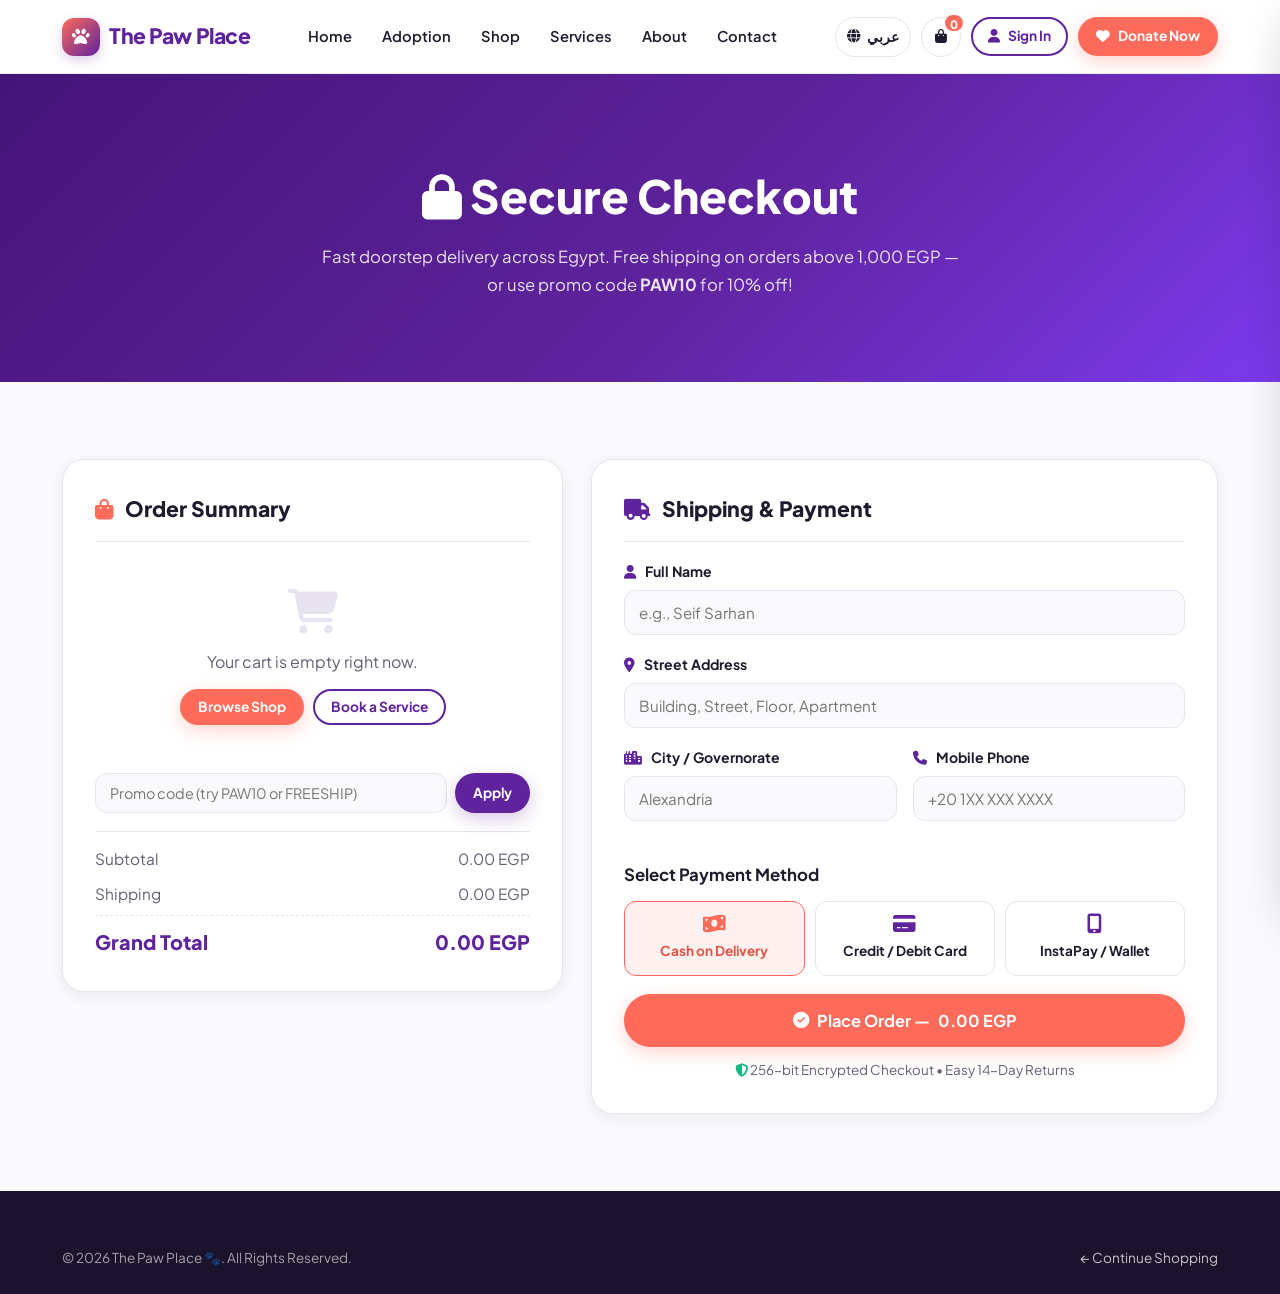
<file: checkout.html>
<!DOCTYPE html>
<html lang="en" dir="ltr">
<head>
  <meta charset="UTF-8">
  <meta name="viewport" content="width=device-width, initial-scale=1.0">
  <title>Secure Checkout — The Paw Place 🐾</title>
  <link rel="stylesheet" href="style.css">
  <link rel="stylesheet" href="https://cdnjs.cloudflare.com/ajax/libs/font-awesome/6.4.0/css/all.min.css">
</head>
<body>
  <header class="main-header">
    <div class="container header-inner">
      <a href="index.html" class="logo">
        <span class="logo-icon"><i class="fas fa-paw"></i></span>
        <span>The Paw Place</span>
      </a>
      <nav class="desktop-nav" aria-label="Main navigation">
        <ul>
          <li><a href="index.html" data-i18n="nav_home">Home</a></li>
          <li><a href="paws.html" data-i18n="nav_adoption">Adoption</a></li>
          <li><a href="products.html" data-i18n="nav_products">Shop</a></li>
          <li><a href="services.html" data-i18n="nav_services">Services</a></li>
          <li><a href="about.html" data-i18n="nav_about">About</a></li>
          <li><a href="contact.html" data-i18n="nav_contact">Contact</a></li>
        </ul>
      </nav>
      <div class="header-actions">
        <button id="lang-toggle-btn" class="icon-btn" type="button"><i class="fas fa-globe"></i> عربي</button>
        <a href="checkout.html" id="cart-drawer-trigger" class="icon-btn" aria-label="Shopping Cart">
          <i class="fas fa-shopping-bag"></i>
          <span class="cart-badge" id="cart-count">0</span>
        </a>
        <a href="auth.html" class="btn btn-outline header-auth-btn"><i class="fas fa-user"></i> <span data-i18n="nav_signin">Sign In</span></a>
        <a href="donate.html" class="btn btn-primary header-donate-btn"><i class="fas fa-heart"></i> <span data-i18n="nav_donate">Donate Now</span></a>
        <button id="mobile-menu-btn" class="mobile-menu-toggle" type="button" aria-label="Open menu"><i class="fas fa-bars"></i></button>
      </div>
    </div>
  </header>

  <main>
    <section class="page-banner">
      <div class="container">
        <h1><i class="fas fa-lock"></i> Secure Checkout</h1>
        <p>Fast doorstep delivery across Egypt. Free shipping on orders above 1,000 EGP — or use promo code <strong>PAW10</strong> for 10% off!</p>
      </div>
    </section>

    <section class="section">
      <div class="container">
        <div class="checkout-grid">
          <!-- Order Summary -->
          <div class="checkout-card">
            <h2><i class="fas fa-shopping-bag" style="color:var(--primary);margin-right:8px;"></i> Order Summary</h2>
            <div id="checkout-cart-items"></div>

            <div class="promo-row">
              <input type="text" id="promo-input" placeholder="Promo code (try PAW10 or FREESHIP)">
              <button type="button" id="apply-promo-btn" class="btn btn-secondary btn-sm">Apply</button>
            </div>

            <div class="totals-box">
              <div class="total-line">
                <span>Subtotal</span>
                <span id="subtotal-amount">0.00 EGP</span>
              </div>
              <div class="total-line" id="discount-row" style="display:none;color:var(--accent);font-weight:700;">
                <span>Promo Discount (10%)</span>
                <span id="discount-amount">-0.00 EGP</span>
              </div>
              <div class="total-line">
                <span>Shipping</span>
                <span id="shipping-amount">0.00 EGP</span>
              </div>
              <div class="total-line grand">
                <span>Grand Total</span>
                <span id="grand-total-amount">0.00 EGP</span>
              </div>
            </div>
          </div>

          <!-- Shipping & Payment Form -->
          <div class="checkout-card">
            <h2><i class="fas fa-truck" style="color:var(--secondary);margin-right:8px;"></i> Shipping & Payment</h2>
            <form id="checkout-form">
              <div class="input-group">
                <label for="full-name"><i class="fas fa-user"></i> Full Name</label>
                <input type="text" id="full-name" name="full-name" placeholder="e.g., Seif Sarhan" required>
              </div>
              <div class="input-group">
                <label for="address"><i class="fas fa-map-marker-alt"></i> Street Address</label>
                <input type="text" id="address" name="address" placeholder="Building, Street, Floor, Apartment" required>
              </div>
              <div class="form-row-2">
                <div class="input-group">
                  <label for="city"><i class="fas fa-city"></i> City / Governorate</label>
                  <input type="text" id="city" name="city" placeholder="Alexandria" required>
                </div>
                <div class="input-group">
                  <label for="phone"><i class="fas fa-phone"></i> Mobile Phone</label>
                  <input type="tel" id="phone" name="phone" placeholder="+20 1XX XXX XXXX" required>
                </div>
              </div>

              <h3 style="font-size:1.05rem;margin:22px 0 12px;color:var(--text);">Select Payment Method</h3>
              <div class="payment-grid">
                <label class="payment-option">
                  <input type="radio" name="payment-method" value="cod" checked>
                  <i class="fas fa-money-bill-wave"></i>
                  <span>Cash on Delivery</span>
                </label>
                <label class="payment-option">
                  <input type="radio" name="payment-method" value="card">
                  <i class="fas fa-credit-card"></i>
                  <span>Credit / Debit Card</span>
                </label>
                <label class="payment-option">
                  <input type="radio" name="payment-method" value="wallet">
                  <i class="fas fa-mobile-alt"></i>
                  <span>InstaPay / Wallet</span>
                </label>
              </div>

              <div id="card-details-fields" style="display:none;background:var(--bg);padding:16px;border-radius:14px;border:1px solid var(--border);margin-bottom:18px;">
                <div class="input-group">
                  <label for="card-number">Card Number</label>
                  <input type="text" id="card-number" placeholder="4532 •••• •••• 1234" maxlength="19">
                </div>
                <div class="form-row-2">
                  <div class="input-group" style="margin-bottom:0;">
                    <label for="expiry">Expiry (MM/YY)</label>
                    <input type="text" id="expiry" placeholder="08/28" maxlength="5">
                  </div>
                  <div class="input-group" style="margin-bottom:0;">
                    <label for="cvc">CVC</label>
                    <input type="text" id="cvc" placeholder="123" maxlength="4">
                  </div>
                </div>
              </div>

              <div id="wallet-details-fields" style="display:none;background:var(--secondary-soft);padding:16px;border-radius:14px;margin-bottom:18px;font-size:0.9rem;">
                <strong><i class="fas fa-bolt"></i> InstaPay / Vodafone Cash:</strong>
                <p style="color:var(--muted);margin-top:4px;">Transfer to <strong>pawplace@instapay</strong> or <strong>0128 611 9756</strong> and enter your mobile number below for instant verification.</p>
                <input type="tel" placeholder="Your wallet mobile number" style="width:100%;margin-top:10px;padding:10px 12px;border-radius:10px;border:1px solid var(--border);">
              </div>

              <button type="submit" class="btn btn-primary btn-lg btn-block">
                <i class="fas fa-check-circle"></i> Place Order — <span id="final-total">0.00 EGP</span>
              </button>
              <p style="text-align:center;color:var(--muted);font-size:0.84rem;margin-top:12px;">
                <i class="fas fa-shield-alt" style="color:var(--accent);"></i> 256-bit Encrypted Checkout • Easy 14-Day Returns
              </p>
            </form>
          </div>
        </div>
      </div>
    </section>
  </main>

  <footer class="site-footer">
    <div class="container">
      <div class="footer-bottom" style="padding-top:0;">
        <span>&copy; 2026 The Paw Place 🐾. All Rights Reserved.</span>
        <a href="products.html" style="color:rgba(255,255,255,0.75);">← Continue Shopping</a>
      </div>
    </div>
  </footer>

  <script src="script.js"></script>
</body>
</html>
</file>
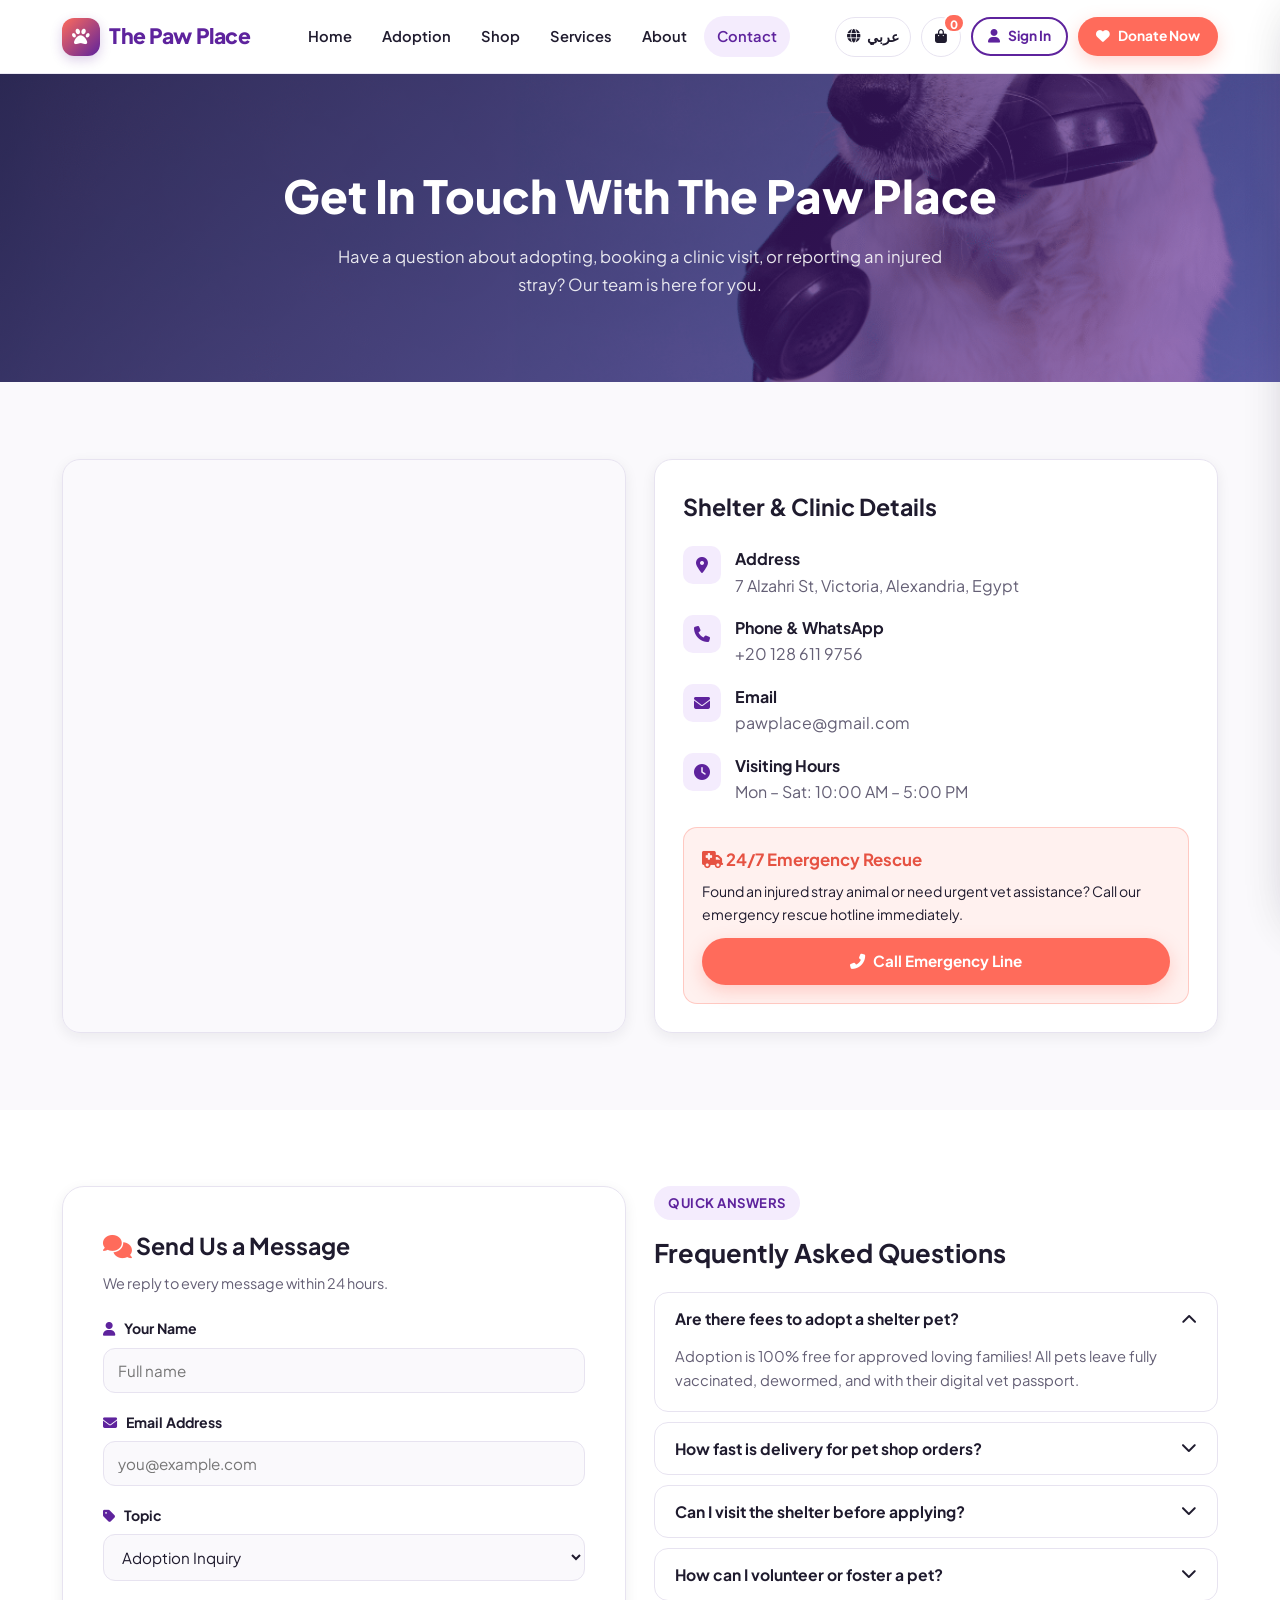
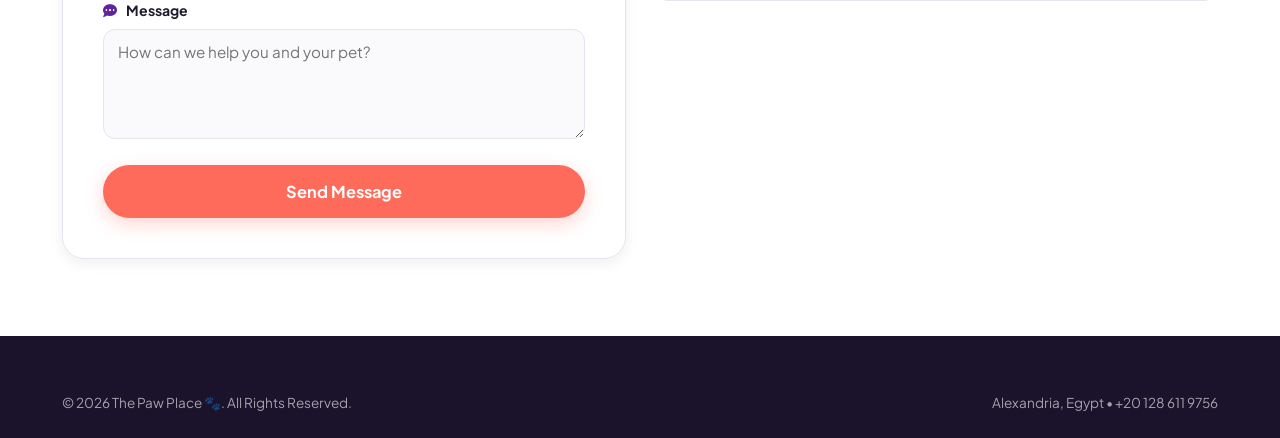
<file: contact.html>
<!DOCTYPE html>
<html lang="en" dir="ltr">
<head>
  <meta charset="UTF-8">
  <meta name="viewport" content="width=device-width, initial-scale=1.0">
  <title>Contact Us — The Paw Place 🐾</title>
  <link rel="stylesheet" href="style.css">
  <link rel="stylesheet" href="https://cdnjs.cloudflare.com/ajax/libs/font-awesome/6.4.0/css/all.min.css">
</head>
<body>
  <header class="main-header">
    <div class="container header-inner">
      <a href="index.html" class="logo">
        <span class="logo-icon"><i class="fas fa-paw"></i></span>
        <span>The Paw Place</span>
      </a>
      <nav class="desktop-nav" aria-label="Main navigation">
        <ul>
          <li><a href="index.html" data-i18n="nav_home">Home</a></li>
          <li><a href="paws.html" data-i18n="nav_adoption">Adoption</a></li>
          <li><a href="products.html" data-i18n="nav_products">Shop</a></li>
          <li><a href="services.html" data-i18n="nav_services">Services</a></li>
          <li><a href="about.html" data-i18n="nav_about">About</a></li>
          <li><a href="contact.html" data-i18n="nav_contact">Contact</a></li>
        </ul>
      </nav>
      <div class="header-actions">
        <button id="lang-toggle-btn" class="icon-btn" type="button"><i class="fas fa-globe"></i> عربي</button>
        <a href="checkout.html" id="cart-drawer-trigger" class="icon-btn" aria-label="Shopping Cart">
          <i class="fas fa-shopping-bag"></i>
          <span class="cart-badge" id="cart-count">0</span>
        </a>
        <a href="auth.html" class="btn btn-outline header-auth-btn"><i class="fas fa-user"></i> <span data-i18n="nav_signin">Sign In</span></a>
        <a href="donate.html" class="btn btn-primary header-donate-btn"><i class="fas fa-heart"></i> <span data-i18n="nav_donate">Donate Now</span></a>
        <button id="mobile-menu-btn" class="mobile-menu-toggle" type="button" aria-label="Open menu"><i class="fas fa-bars"></i></button>
      </div>
    </div>
  </header>

  <main>
    <section class="page-banner has-bg" style="background-image:url('contact-hero.jpg');">
      <div class="container">
        <h1>Get In Touch With The Paw Place</h1>
        <p>Have a question about adopting, booking a clinic visit, or reporting an injured stray? Our team is here for you.</p>
      </div>
    </section>

    <section class="section">
      <div class="container">
        <div class="grid-2" style="align-items:stretch;">
          <div class="map-wrapper">
            <iframe
              title="The Paw Place Shelter Location in Victoria, Alexandria"
              src="https://maps.google.com/maps?q=31.2452%2C29.9783&z=15&output=embed"
              allowfullscreen=""
              loading="lazy"
              referrerpolicy="no-referrer-when-downgrade">
            </iframe>
          </div>

          <div class="contact-info-card">
            <h2 style="font-size:1.45rem;margin-bottom:20px;">Shelter & Clinic Details</h2>
            <div class="contact-row">
              <i class="fas fa-map-marker-alt"></i>
              <div><strong>Address</strong><div style="color:var(--muted);">7 Alzahri St, Victoria, Alexandria, Egypt</div></div>
            </div>
            <div class="contact-row">
              <i class="fas fa-phone"></i>
              <div><strong>Phone & WhatsApp</strong><div style="color:var(--muted);">+20 128 611 9756</div></div>
            </div>
            <div class="contact-row">
              <i class="fas fa-envelope"></i>
              <div><strong>Email</strong><div style="color:var(--muted);">pawplace@gmail.com</div></div>
            </div>
            <div class="contact-row">
              <i class="fas fa-clock"></i>
              <div><strong>Visiting Hours</strong><div style="color:var(--muted);">Mon – Sat: 10:00 AM – 5:00 PM</div></div>
            </div>

            <div style="margin-top:22px;padding:18px;border-radius:14px;background:var(--primary-soft);border:1px solid rgba(255,107,91,0.3);">
              <h3 style="font-size:1.05rem;color:var(--primary-dark);margin-bottom:6px;"><i class="fas fa-ambulance"></i> 24/7 Emergency Rescue</h3>
              <p style="font-size:0.88rem;color:var(--text);margin-bottom:12px;">Found an injured stray animal or need urgent vet assistance? Call our emergency rescue hotline immediately.</p>
              <a href="tel:+201286119756" class="btn btn-primary btn-block"><i class="fas fa-phone-alt"></i> Call Emergency Line</a>
            </div>
          </div>
        </div>
      </div>
    </section>

    <section class="section section-white">
      <div class="container">
        <div class="grid-2" style="align-items:start;">
          <!-- Contact Form -->
          <div class="form-card" style="max-width:100%;margin:0;">
            <h2 style="font-size:1.45rem;margin-bottom:6px;"><i class="fas fa-comments" style="color:var(--primary);"></i> Send Us a Message</h2>
            <p style="color:var(--muted);font-size:0.9rem;margin-bottom:22px;">We reply to every message within 24 hours.</p>
            <form id="contact-form">
              <div class="input-group">
                <label for="name"><i class="fas fa-user"></i> Your Name</label>
                <input type="text" id="name" placeholder="Full name" required>
              </div>
              <div class="input-group">
                <label for="email"><i class="fas fa-envelope"></i> Email Address</label>
                <input type="email" id="email" placeholder="you@example.com" required>
              </div>
              <div class="input-group">
                <label for="subject"><i class="fas fa-tag"></i> Topic</label>
                <select id="subject" required>
                  <option value="Adoption Inquiry">Adoption Inquiry</option>
                  <option value="Shop & Order Support">Shop & Order Support</option>
                  <option value="Vet / Grooming Booking">Vet / Grooming Booking</option>
                  <option value="Volunteering & Donations">Volunteering & Donations</option>
                </select>
              </div>
              <div class="input-group">
                <label for="message"><i class="fas fa-comment-dots"></i> Message</label>
                <textarea id="message" placeholder="How can we help you and your pet?" required></textarea>
              </div>
              <button type="submit" class="btn btn-primary btn-lg btn-block">Send Message</button>
            </form>
          </div>

          <!-- Interactive FAQ -->
          <div>
            <span class="section-badge">Quick Answers</span>
            <h2 style="font-size:1.6rem;margin-bottom:18px;">Frequently Asked Questions</h2>

            <div class="faq-item open">
              <button type="button" class="faq-question">Are there fees to adopt a shelter pet? <i class="fas fa-chevron-down"></i></button>
              <div class="faq-answer">Adoption is 100% free for approved loving families! All pets leave fully vaccinated, dewormed, and with their digital vet passport.</div>
            </div>
            <div class="faq-item">
              <button type="button" class="faq-question">How fast is delivery for pet shop orders? <i class="fas fa-chevron-down"></i></button>
              <div class="faq-answer">Orders in Alexandria arrive within 24 hours, and Cairo/Delta deliveries take 1–2 business days. Shipping is free on orders over 1,000 EGP!</div>
            </div>
            <div class="faq-item">
              <button type="button" class="faq-question">Can I visit the shelter before applying? <i class="fas fa-chevron-down"></i></button>
              <div class="faq-answer">Yes! Visitors are welcome Monday through Saturday from 10:00 AM to 5:00 PM at 7 Alzahri St, Victoria, Alexandria.</div>
            </div>
            <div class="faq-item">
              <button type="button" class="faq-question">How can I volunteer or foster a pet? <i class="fas fa-chevron-down"></i></button>
              <div class="faq-answer">Send us a message selecting "Volunteering & Donations" or drop by our shelter to join our weekend care & rescue team!</div>
            </div>
          </div>
        </div>
      </div>
    </section>
  </main>

  <footer class="site-footer">
    <div class="container">
      <div class="footer-bottom" style="padding-top:0;">
        <span>&copy; 2026 The Paw Place 🐾. All Rights Reserved.</span>
        <span>Alexandria, Egypt • +20 128 611 9756</span>
      </div>
    </div>
  </footer>

  <script src="script.js"></script>
</body>
</html>
</file>
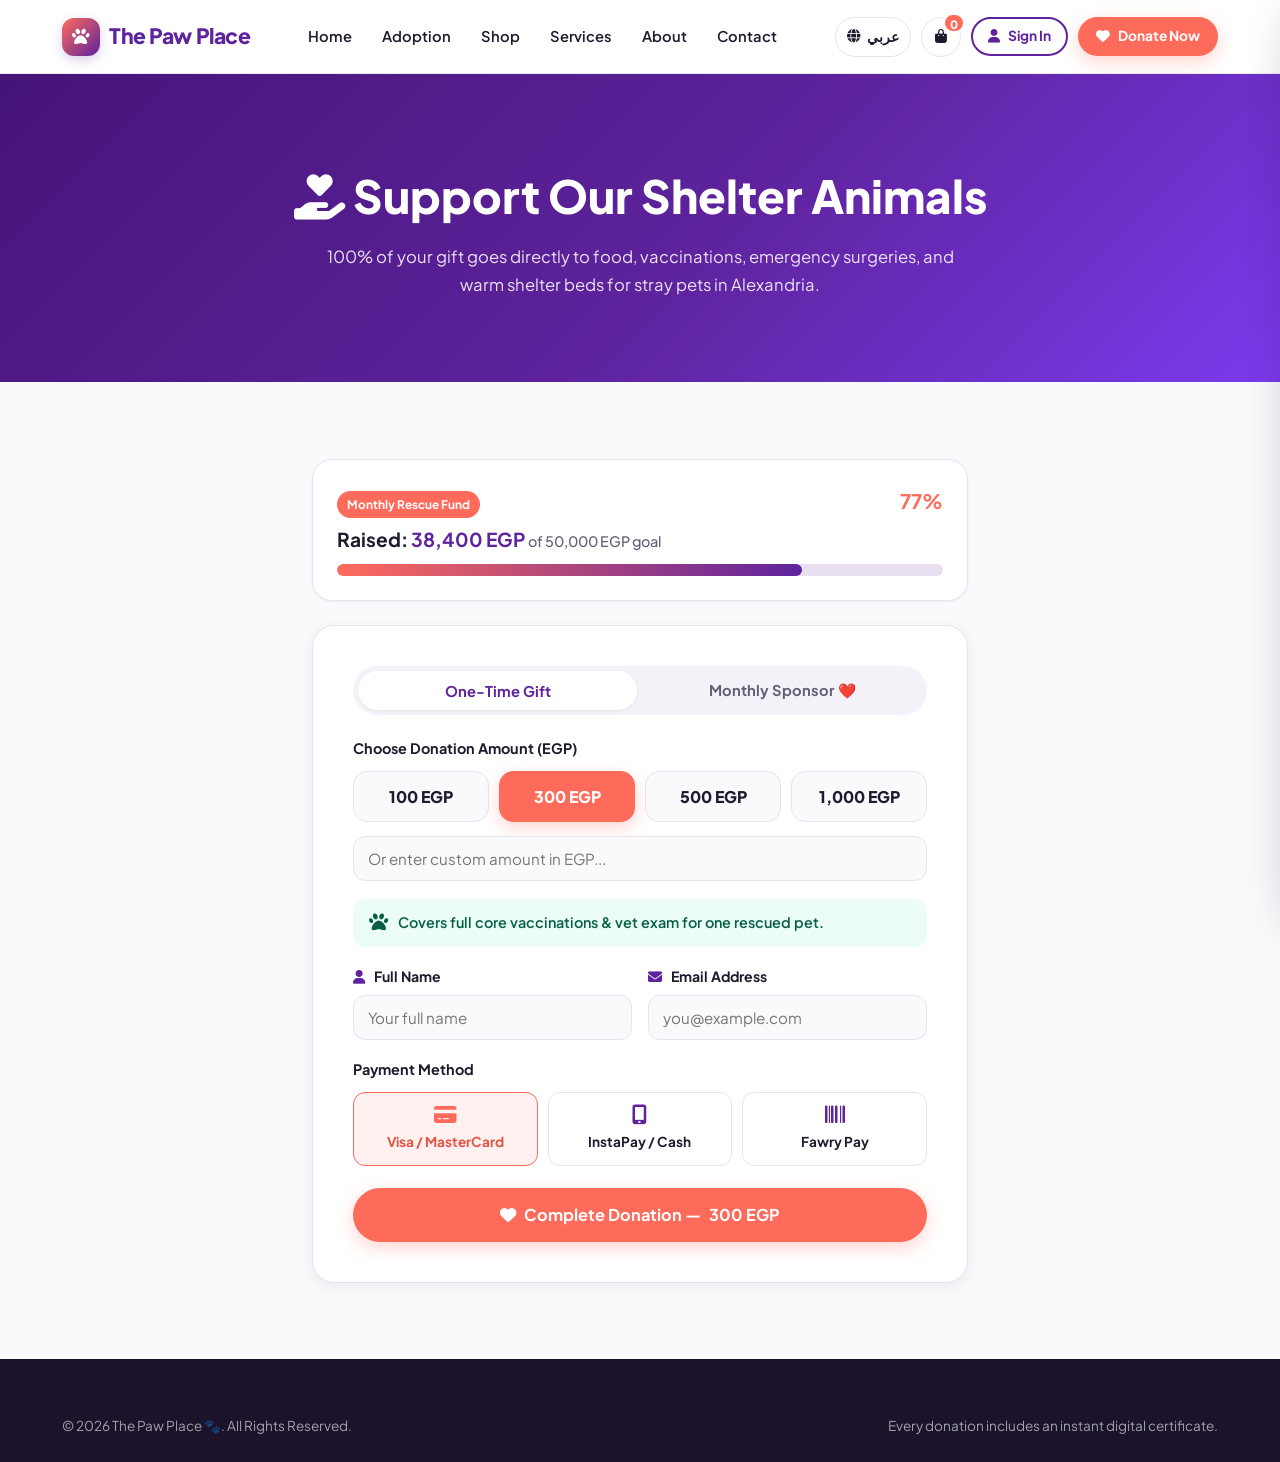
<file: donate.html>
<!DOCTYPE html>
<html lang="en" dir="ltr">
<head>
  <meta charset="UTF-8">
  <meta name="viewport" content="width=device-width, initial-scale=1.0">
  <title>Donate & Save Lives — The Paw Place 🐾</title>
  <link rel="stylesheet" href="style.css">
  <link rel="stylesheet" href="https://cdnjs.cloudflare.com/ajax/libs/font-awesome/6.4.0/css/all.min.css">
</head>
<body>
  <header class="main-header">
    <div class="container header-inner">
      <a href="index.html" class="logo">
        <span class="logo-icon"><i class="fas fa-paw"></i></span>
        <span>The Paw Place</span>
      </a>
      <nav class="desktop-nav" aria-label="Main navigation">
        <ul>
          <li><a href="index.html" data-i18n="nav_home">Home</a></li>
          <li><a href="paws.html" data-i18n="nav_adoption">Adoption</a></li>
          <li><a href="products.html" data-i18n="nav_products">Shop</a></li>
          <li><a href="services.html" data-i18n="nav_services">Services</a></li>
          <li><a href="about.html" data-i18n="nav_about">About</a></li>
          <li><a href="contact.html" data-i18n="nav_contact">Contact</a></li>
        </ul>
      </nav>
      <div class="header-actions">
        <button id="lang-toggle-btn" class="icon-btn" type="button"><i class="fas fa-globe"></i> عربي</button>
        <a href="checkout.html" id="cart-drawer-trigger" class="icon-btn" aria-label="Shopping Cart">
          <i class="fas fa-shopping-bag"></i>
          <span class="cart-badge" id="cart-count">0</span>
        </a>
        <a href="auth.html" class="btn btn-outline header-auth-btn"><i class="fas fa-user"></i> <span data-i18n="nav_signin">Sign In</span></a>
        <a href="donate.html" class="btn btn-primary header-donate-btn"><i class="fas fa-heart"></i> <span data-i18n="nav_donate">Donate Now</span></a>
        <button id="mobile-menu-btn" class="mobile-menu-toggle" type="button" aria-label="Open menu"><i class="fas fa-bars"></i></button>
      </div>
    </div>
  </header>

  <main>
    <section class="page-banner">
      <div class="container">
        <h1><i class="fas fa-hand-holding-heart"></i> Support Our Shelter Animals</h1>
        <p>100% of your gift goes directly to food, vaccinations, emergency surgeries, and warm shelter beds for stray pets in Alexandria.</p>
      </div>
    </section>

    <section class="section">
      <div class="container" style="max-width:720px;">
        <!-- Live Monthly Rescue Goal -->
        <div class="donate-goal-card">
          <div style="display:flex;justify-content:space-between;align-items:baseline;flex-wrap:wrap;gap:8px;margin-bottom:8px;">
            <div>
              <span class="badge badge-primary" style="margin-bottom:6px;">Monthly Rescue Fund</span>
              <h3 style="font-size:1.2rem;">Raised: <span id="goal-raised-amount" style="color:var(--secondary);">38,400 EGP</span> <span style="color:var(--muted);font-weight:500;font-size:0.9rem;">of 50,000 EGP goal</span></h3>
            </div>
            <strong id="goal-percent" style="color:var(--primary);font-size:1.25rem;">77%</strong>
          </div>
          <div class="progress-track" style="height:12px;">
            <div id="goal-progress-fill" class="progress-fill" style="width:77%;"></div>
          </div>
        </div>

        <!-- Interactive Donation Card -->
        <div class="form-card" style="max-width:100%;">
          <div class="auth-tabs" style="margin-bottom:22px;">
            <button type="button" class="auth-tab freq-tab active" data-freq="One-Time">One-Time Gift</button>
            <button type="button" class="auth-tab freq-tab" data-freq="Monthly">Monthly Sponsor ❤️</button>
          </div>

          <form id="donation-form">
            <label style="display:block;font-weight:700;font-size:0.9rem;margin-bottom:10px;">Choose Donation Amount (EGP)</label>
            <div class="amount-grid">
              <button type="button" class="amount-pill" data-amount="100">100 EGP</button>
              <button type="button" class="amount-pill active" data-amount="300">300 EGP</button>
              <button type="button" class="amount-pill" data-amount="500">500 EGP</button>
              <button type="button" class="amount-pill" data-amount="1000">1,000 EGP</button>
            </div>

            <div class="input-group">
              <input type="number" id="custom-amount" min="20" placeholder="Or enter custom amount in EGP...">
            </div>

            <div class="impact-callout">
              <i class="fas fa-paw" style="font-size:1.2rem;"></i>
              <span id="impact-text">Covers full core vaccinations & vet exam for one rescued pet.</span>
            </div>

            <div class="form-row-2">
              <div class="input-group">
                <label for="name-donor"><i class="fas fa-user"></i> Full Name</label>
                <input type="text" id="name-donor" placeholder="Your full name" required>
              </div>
              <div class="input-group">
                <label for="email-donor"><i class="fas fa-envelope"></i> Email Address</label>
                <input type="email" id="email-donor" placeholder="you@example.com" required>
              </div>
            </div>

            <label style="display:block;font-weight:700;font-size:0.9rem;margin-bottom:10px;">Payment Method</label>
            <div class="payment-grid" style="margin-bottom:22px;">
              <label class="payment-option">
                <input type="radio" name="donate-method" value="Credit / Debit Card" checked>
                <i class="fas fa-credit-card"></i>
                <span>Visa / MasterCard</span>
              </label>
              <label class="payment-option">
                <input type="radio" name="donate-method" value="InstaPay / Vodafone Cash">
                <i class="fas fa-mobile-alt"></i>
                <span>InstaPay / Cash</span>
              </label>
              <label class="payment-option">
                <input type="radio" name="donate-method" value="Fawry Pay">
                <i class="fas fa-barcode"></i>
                <span>Fawry Pay</span>
              </label>
            </div>

            <button type="submit" class="btn btn-primary btn-lg btn-block">
              <i class="fas fa-heart"></i> Complete Donation — <span id="donate-btn-amount">300 EGP</span>
            </button>
          </form>
        </div>
      </div>
    </section>
  </main>

  <footer class="site-footer">
    <div class="container">
      <div class="footer-bottom" style="padding-top:0;">
        <span>&copy; 2026 The Paw Place 🐾. All Rights Reserved.</span>
        <span>Every donation includes an instant digital certificate.</span>
      </div>
    </div>
  </footer>

  <script src="script.js"></script>
</body>
</html>
</file>
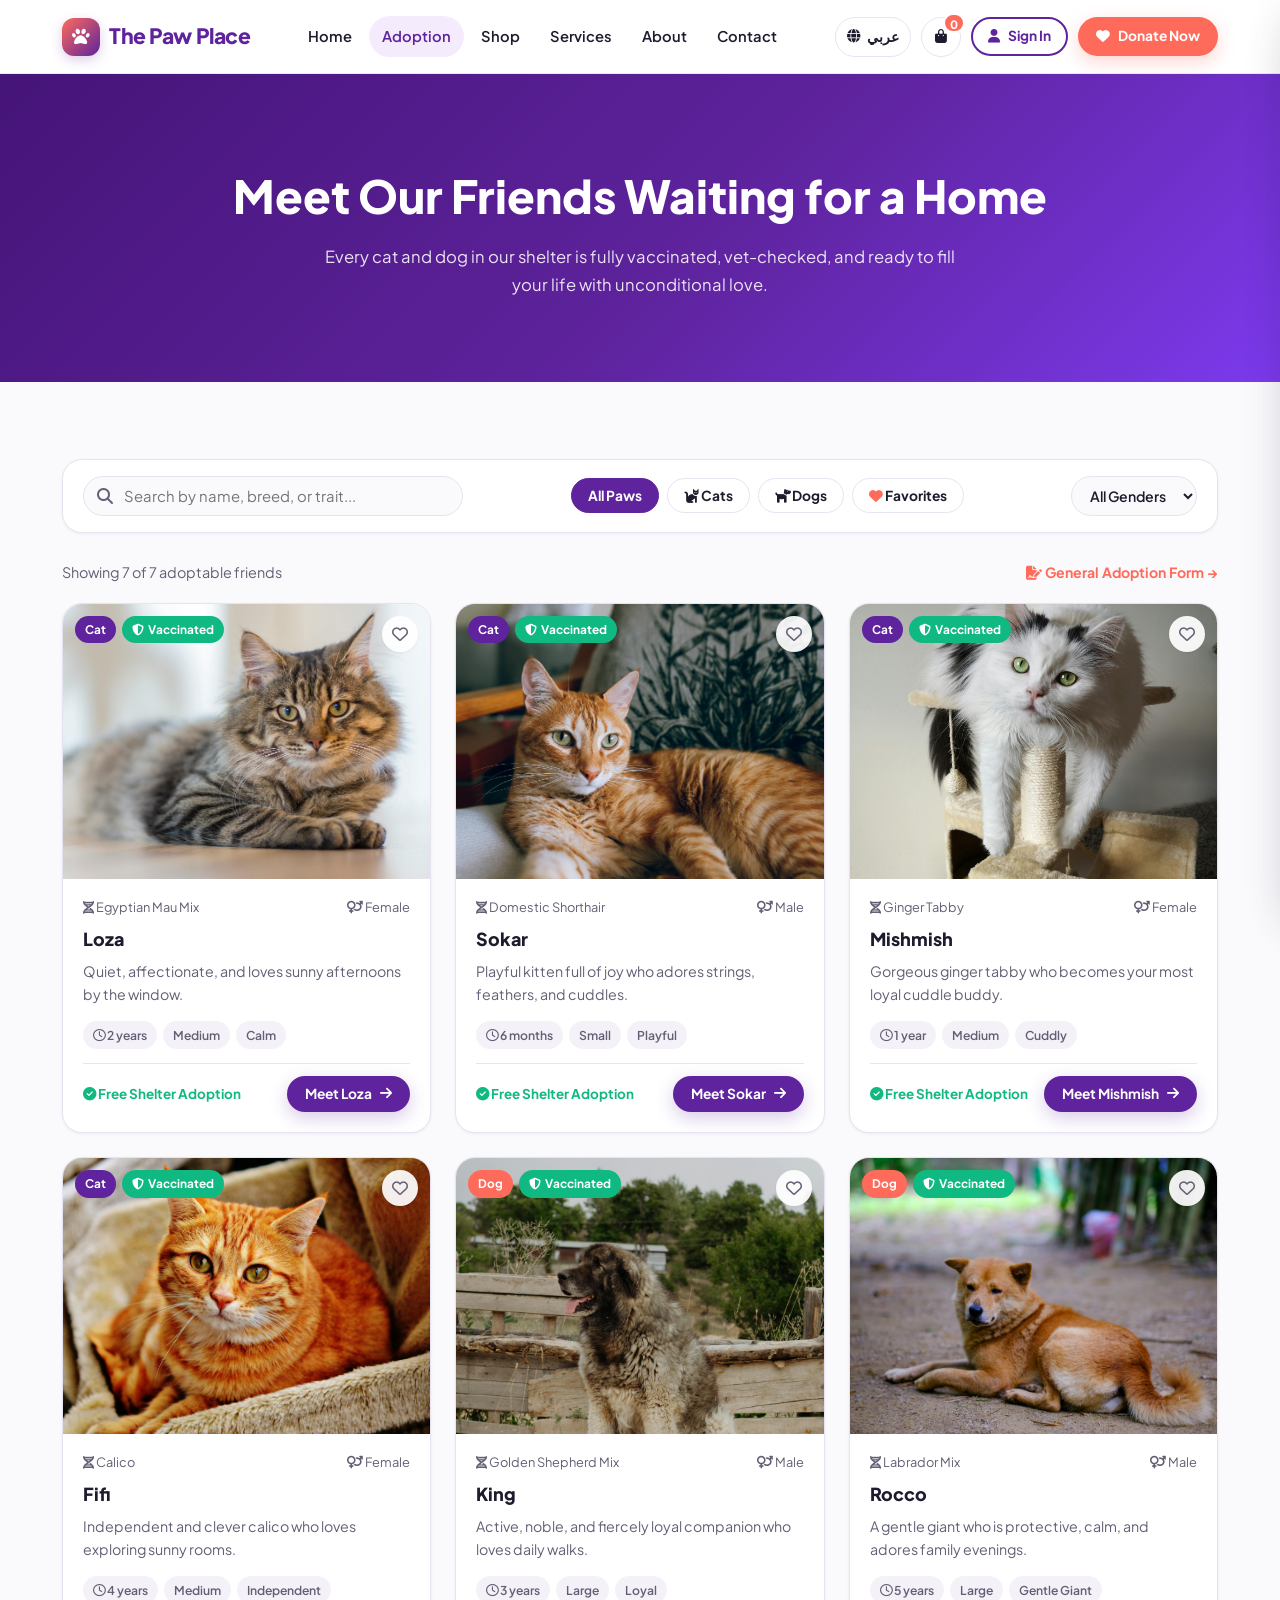
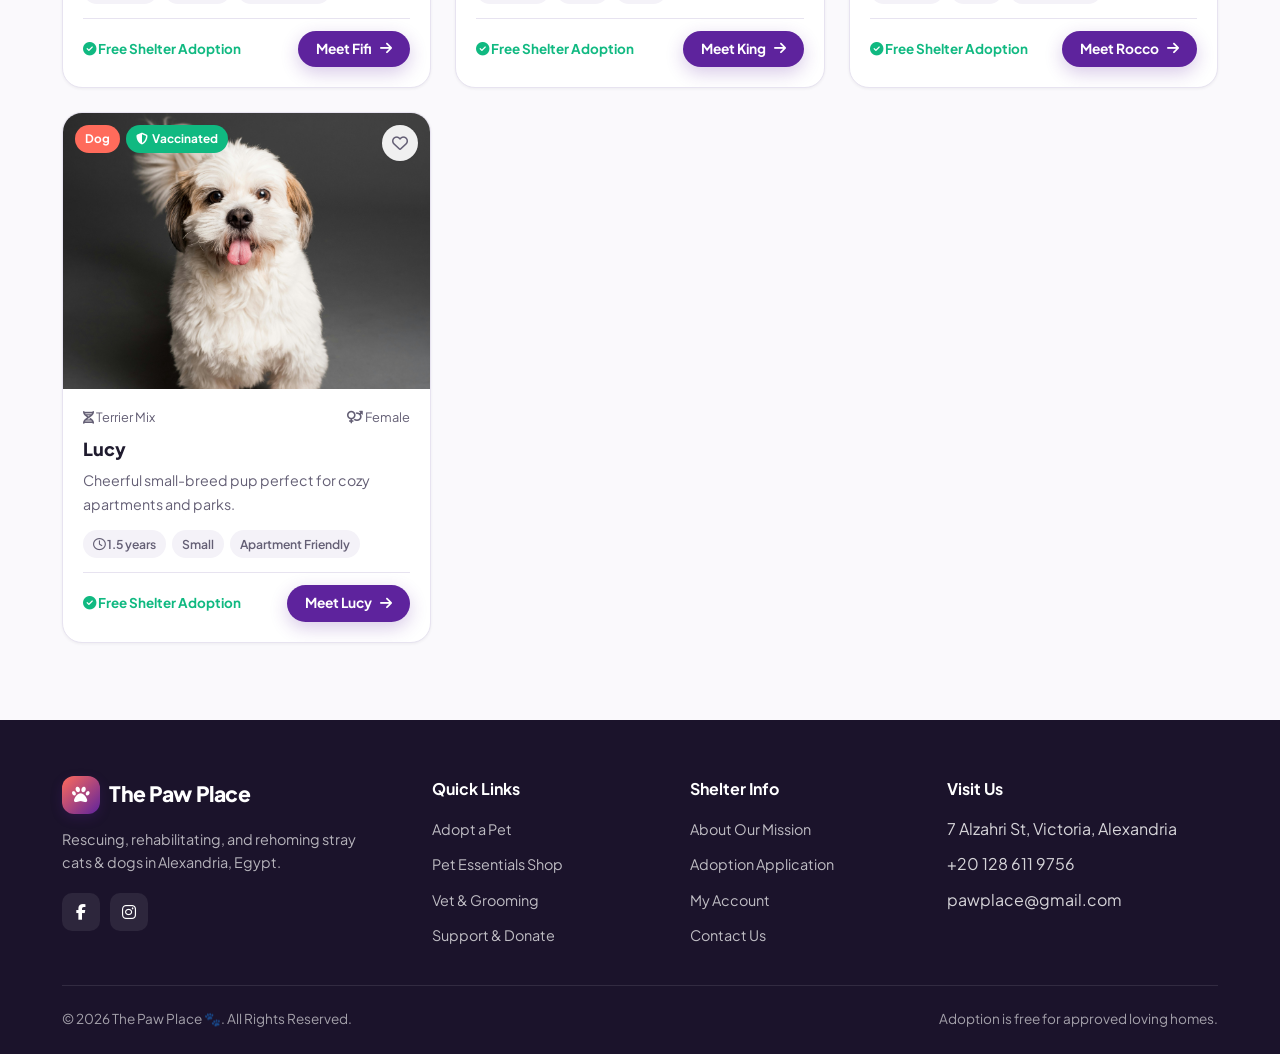
<file: paws.html>
<!DOCTYPE html>
<html lang="en" dir="ltr">
<head>
  <meta charset="UTF-8">
  <meta name="viewport" content="width=device-width, initial-scale=1.0">
  <title>Adopt a Pet — The Paw Place 🐾</title>
  <link rel="stylesheet" href="style.css">
  <link rel="stylesheet" href="https://cdnjs.cloudflare.com/ajax/libs/font-awesome/6.4.0/css/all.min.css">
</head>
<body>
  <header class="main-header">
    <div class="container header-inner">
      <a href="index.html" class="logo">
        <span class="logo-icon"><i class="fas fa-paw"></i></span>
        <span>The Paw Place</span>
      </a>
      <nav class="desktop-nav" aria-label="Main navigation">
        <ul>
          <li><a href="index.html" data-i18n="nav_home">Home</a></li>
          <li><a href="paws.html" data-i18n="nav_adoption">Adoption</a></li>
          <li><a href="products.html" data-i18n="nav_products">Shop</a></li>
          <li><a href="services.html" data-i18n="nav_services">Services</a></li>
          <li><a href="about.html" data-i18n="nav_about">About</a></li>
          <li><a href="contact.html" data-i18n="nav_contact">Contact</a></li>
        </ul>
      </nav>
      <div class="header-actions">
        <button id="lang-toggle-btn" class="icon-btn" type="button"><i class="fas fa-globe"></i> عربي</button>
        <a href="checkout.html" id="cart-drawer-trigger" class="icon-btn" aria-label="Shopping Cart">
          <i class="fas fa-shopping-bag"></i>
          <span class="cart-badge" id="cart-count">0</span>
        </a>
        <a href="auth.html" class="btn btn-outline header-auth-btn"><i class="fas fa-user"></i> <span data-i18n="nav_signin">Sign In</span></a>
        <a href="donate.html" class="btn btn-primary header-donate-btn"><i class="fas fa-heart"></i> <span data-i18n="nav_donate">Donate Now</span></a>
        <button id="mobile-menu-btn" class="mobile-menu-toggle" type="button" aria-label="Open menu"><i class="fas fa-bars"></i></button>
      </div>
    </div>
  </header>

  <main>
    <section class="page-banner">
      <div class="container">
        <h1>Meet Our Friends Waiting for a Home</h1>
        <p>Every cat and dog in our shelter is fully vaccinated, vet-checked, and ready to fill your life with unconditional love.</p>
      </div>
    </section>

    <section class="section">
      <div class="container">
        <div class="toolbar">
          <div class="search-box">
            <i class="fas fa-search"></i>
            <input type="text" id="pet-search" placeholder="Search by name, breed, or trait...">
          </div>
          <div class="filter-pills">
            <button class="filter-btn pet-filter-btn active" data-cat="all">All Paws</button>
            <button class="filter-btn pet-filter-btn" data-cat="cat"><i class="fas fa-cat"></i> Cats</button>
            <button class="filter-btn pet-filter-btn" data-cat="dog"><i class="fas fa-dog"></i> Dogs</button>
            <button class="filter-btn pet-filter-btn" data-cat="favorites"><i class="fas fa-heart" style="color:var(--primary)"></i> Favorites</button>
          </div>
          <select id="pet-gender-filter" class="toolbar-select" aria-label="Filter by gender">
            <option value="all">All Genders</option>
            <option value="female">Female</option>
            <option value="male">Male</option>
          </select>
        </div>

        <div class="results-bar">
          <span id="pet-results-count">Loading adoptable friends...</span>
          <a href="adopt_form.html" style="font-weight:700;font-size:0.88rem;"><i class="fas fa-file-signature"></i> General Adoption Form →</a>
        </div>

        <div id="pets-gallery-grid" class="grid-3"></div>
      </div>
    </section>
  </main>

  <footer class="site-footer">
    <div class="container">
      <div class="footer-grid">
        <div class="footer-brand">
          <a href="index.html" class="logo"><span class="logo-icon"><i class="fas fa-paw"></i></span><span>The Paw Place</span></a>
          <p>Rescuing, rehabilitating, and rehoming stray cats & dogs in Alexandria, Egypt.</p>
          <div class="social-links">
            <a href="contact.html" aria-label="Facebook"><i class="fab fa-facebook-f"></i></a>
            <a href="contact.html" aria-label="Instagram"><i class="fab fa-instagram"></i></a>
          </div>
        </div>
        <div class="footer-col">
          <h4>Quick Links</h4>
          <ul>
            <li><a href="paws.html">Adopt a Pet</a></li>
            <li><a href="products.html">Pet Essentials Shop</a></li>
            <li><a href="services.html">Vet & Grooming</a></li>
            <li><a href="donate.html">Support & Donate</a></li>
          </ul>
        </div>
        <div class="footer-col">
          <h4>Shelter Info</h4>
          <ul>
            <li><a href="about.html">About Our Mission</a></li>
            <li><a href="adopt_form.html">Adoption Application</a></li>
            <li><a href="auth.html">My Account</a></li>
            <li><a href="contact.html">Contact Us</a></li>
          </ul>
        </div>
        <div class="footer-col">
          <h4>Visit Us</h4>
          <ul>
            <li>7 Alzahri St, Victoria, Alexandria</li>
            <li>+20 128 611 9756</li>
            <li>pawplace@gmail.com</li>
          </ul>
        </div>
      </div>
      <div class="footer-bottom">
        <span>&copy; 2026 The Paw Place 🐾. All Rights Reserved.</span>
        <span>Adoption is free for approved loving homes.</span>
      </div>
    </div>
  </footer>

  <script src="script.js"></script>
</body>
</html>
</file>
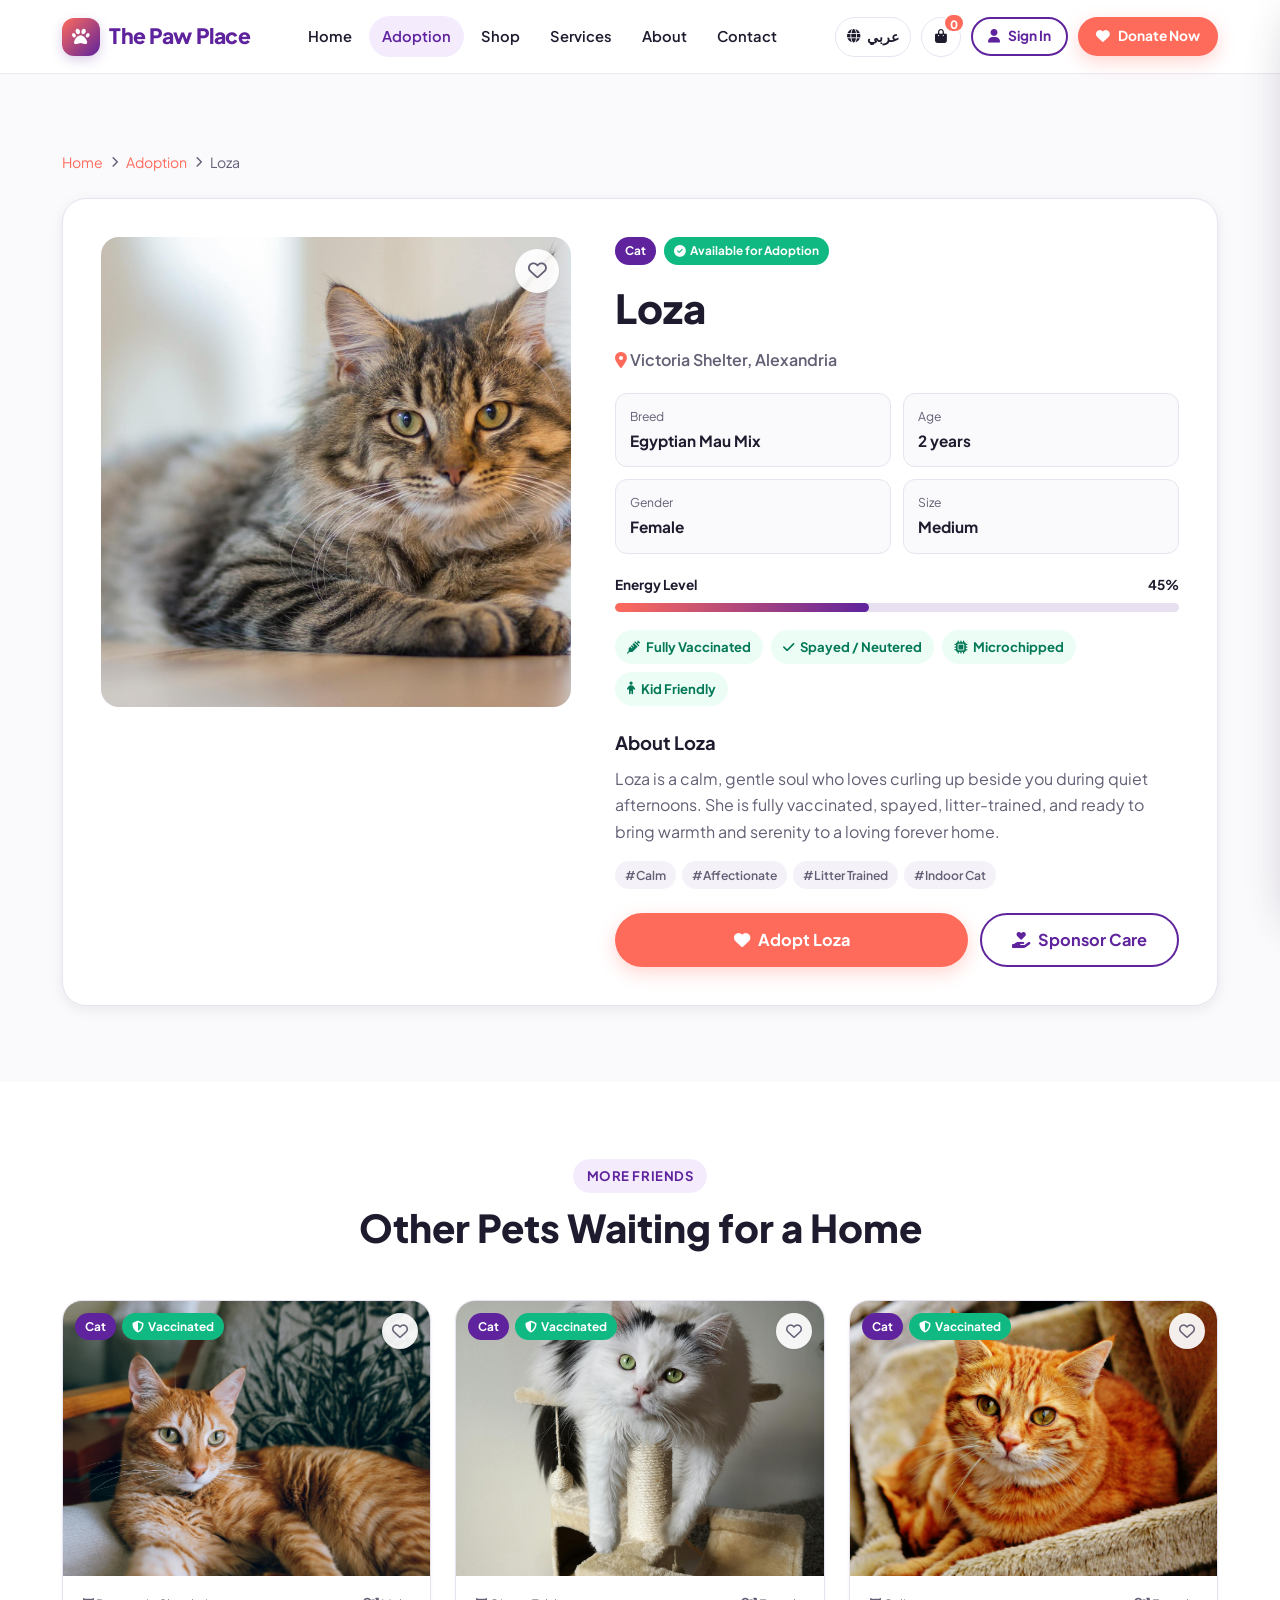
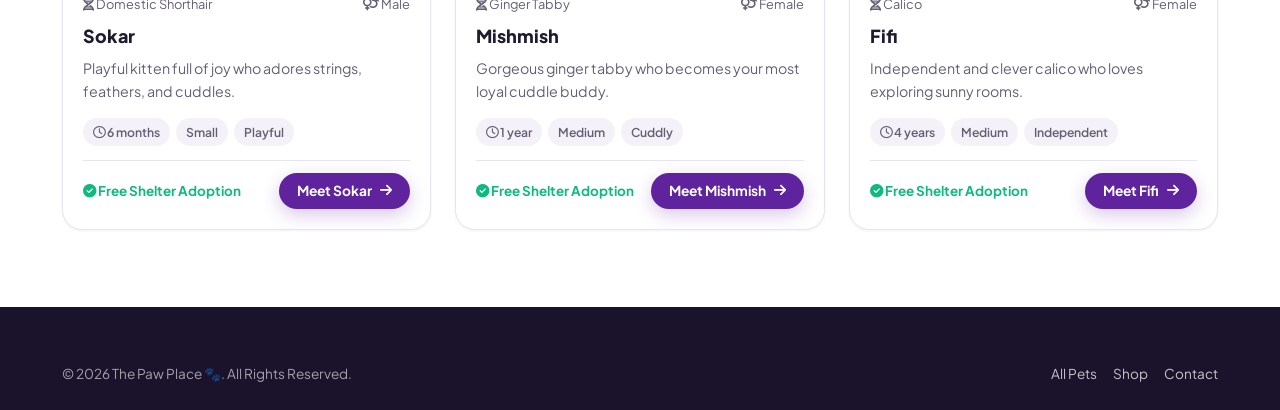
<file: pet_detail.html>
<!DOCTYPE html>
<html lang="en" dir="ltr">
<head>
  <meta charset="UTF-8">
  <meta name="viewport" content="width=device-width, initial-scale=1.0">
  <title>Pet Profile — The Paw Place 🐾</title>
  <link rel="stylesheet" href="style.css">
  <link rel="stylesheet" href="https://cdnjs.cloudflare.com/ajax/libs/font-awesome/6.4.0/css/all.min.css">
</head>
<body>
  <header class="main-header">
    <div class="container header-inner">
      <a href="index.html" class="logo">
        <span class="logo-icon"><i class="fas fa-paw"></i></span>
        <span>The Paw Place</span>
      </a>
      <nav class="desktop-nav" aria-label="Main navigation">
        <ul>
          <li><a href="index.html" data-i18n="nav_home">Home</a></li>
          <li><a href="paws.html" data-i18n="nav_adoption">Adoption</a></li>
          <li><a href="products.html" data-i18n="nav_products">Shop</a></li>
          <li><a href="services.html" data-i18n="nav_services">Services</a></li>
          <li><a href="about.html" data-i18n="nav_about">About</a></li>
          <li><a href="contact.html" data-i18n="nav_contact">Contact</a></li>
        </ul>
      </nav>
      <div class="header-actions">
        <button id="lang-toggle-btn" class="icon-btn" type="button"><i class="fas fa-globe"></i> عربي</button>
        <a href="checkout.html" id="cart-drawer-trigger" class="icon-btn" aria-label="Shopping Cart">
          <i class="fas fa-shopping-bag"></i>
          <span class="cart-badge" id="cart-count">0</span>
        </a>
        <a href="auth.html" class="btn btn-outline header-auth-btn"><i class="fas fa-user"></i> <span data-i18n="nav_signin">Sign In</span></a>
        <a href="donate.html" class="btn btn-primary header-donate-btn"><i class="fas fa-heart"></i> <span data-i18n="nav_donate">Donate Now</span></a>
        <button id="mobile-menu-btn" class="mobile-menu-toggle" type="button" aria-label="Open menu"><i class="fas fa-bars"></i></button>
      </div>
    </div>
  </header>

  <main>
    <section class="section">
      <div class="container">
        <nav class="breadcrumb" aria-label="Breadcrumb">
          <a href="index.html">Home</a>
          <i class="fas fa-chevron-right" style="font-size:0.7rem;"></i>
          <a href="paws.html">Adoption</a>
          <i class="fas fa-chevron-right" style="font-size:0.7rem;"></i>
          <span id="breadcrumb-pet-name">Pet Profile</span>
        </nav>

        <div id="pet-detail-root"></div>
      </div>
    </section>

    <section class="section section-white">
      <div class="container">
        <div class="section-header">
          <span class="section-badge">More Friends</span>
          <h2>Other Pets Waiting for a Home</h2>
        </div>
        <div id="related-pets-grid" class="grid-3"></div>
      </div>
    </section>
  </main>

  <footer class="site-footer">
    <div class="container">
      <div class="footer-bottom" style="padding-top:0;">
        <span>&copy; 2026 The Paw Place 🐾. All Rights Reserved.</span>
        <div style="display:flex;gap:16px;">
          <a href="paws.html" style="color:rgba(255,255,255,0.75);">All Pets</a>
          <a href="products.html" style="color:rgba(255,255,255,0.75);">Shop</a>
          <a href="contact.html" style="color:rgba(255,255,255,0.75);">Contact</a>
        </div>
      </div>
    </div>
  </footer>

  <script src="script.js"></script>
</body>
</html>
</file>
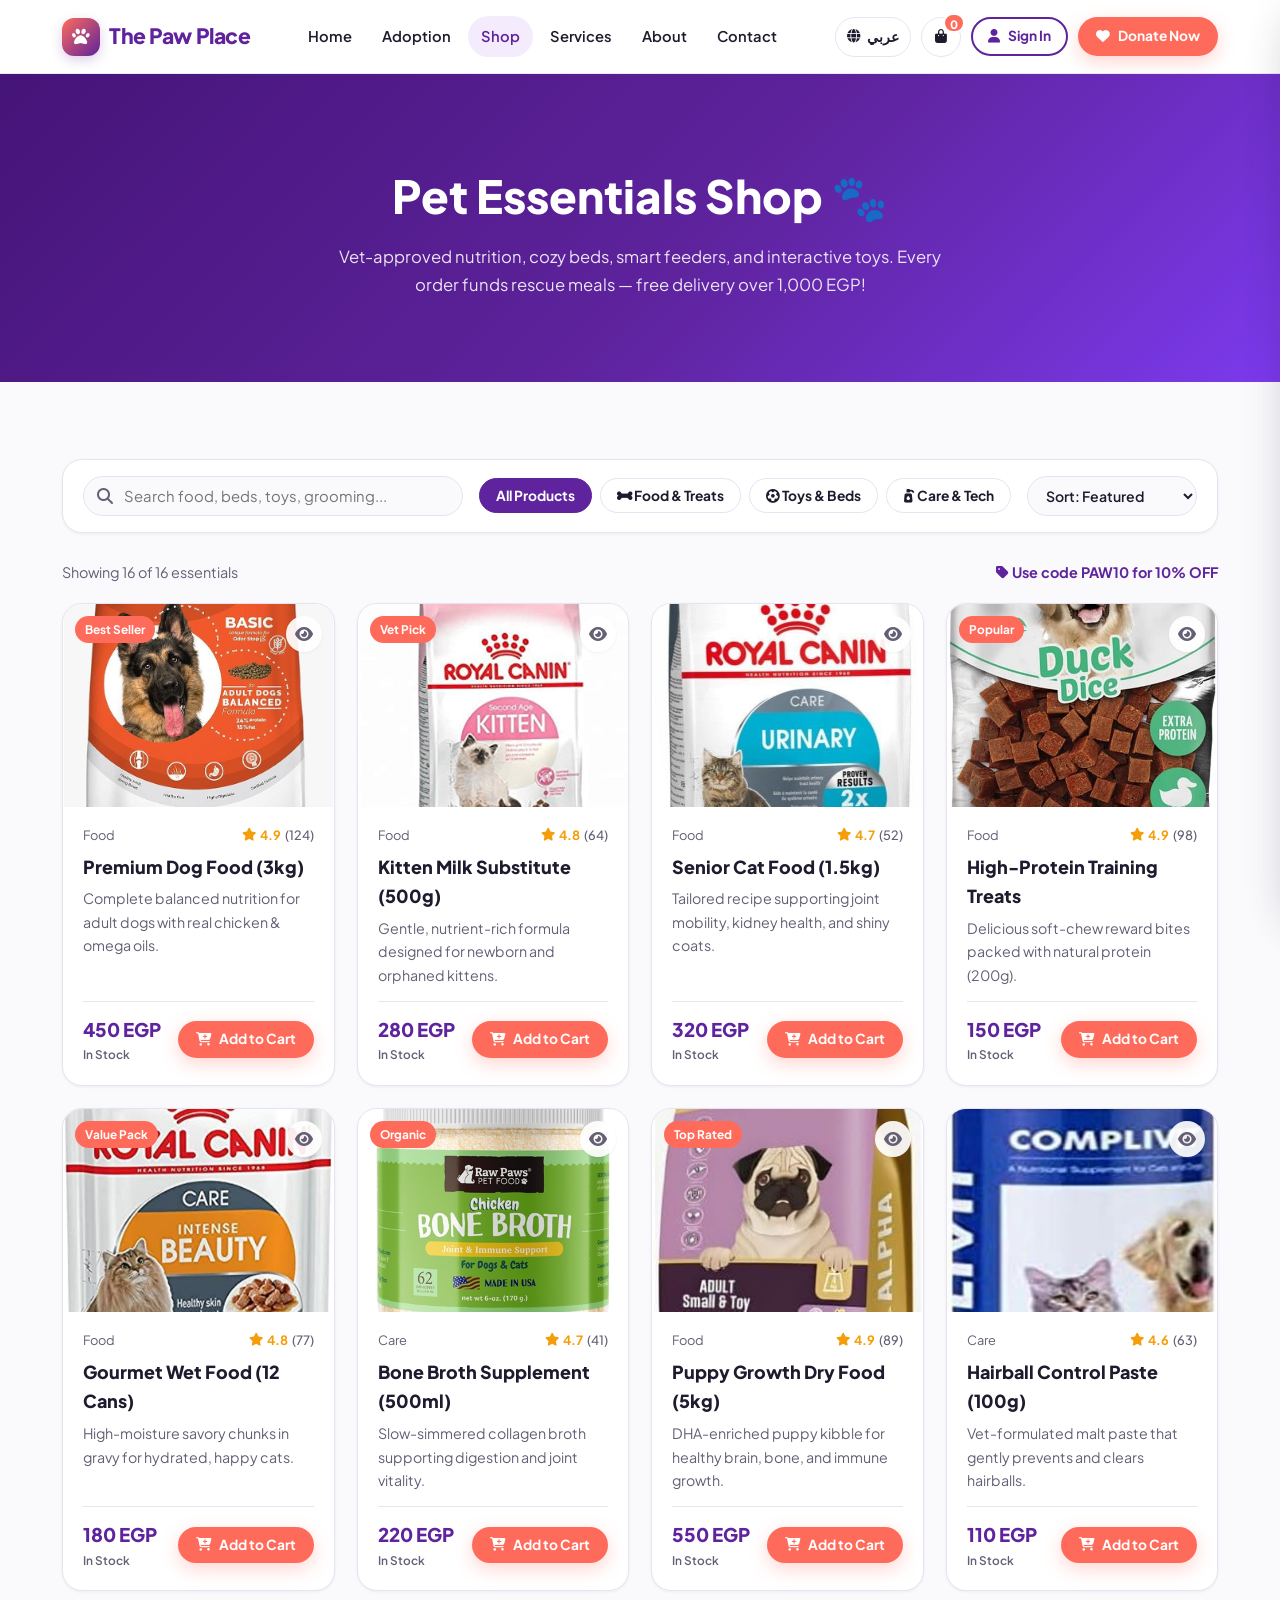
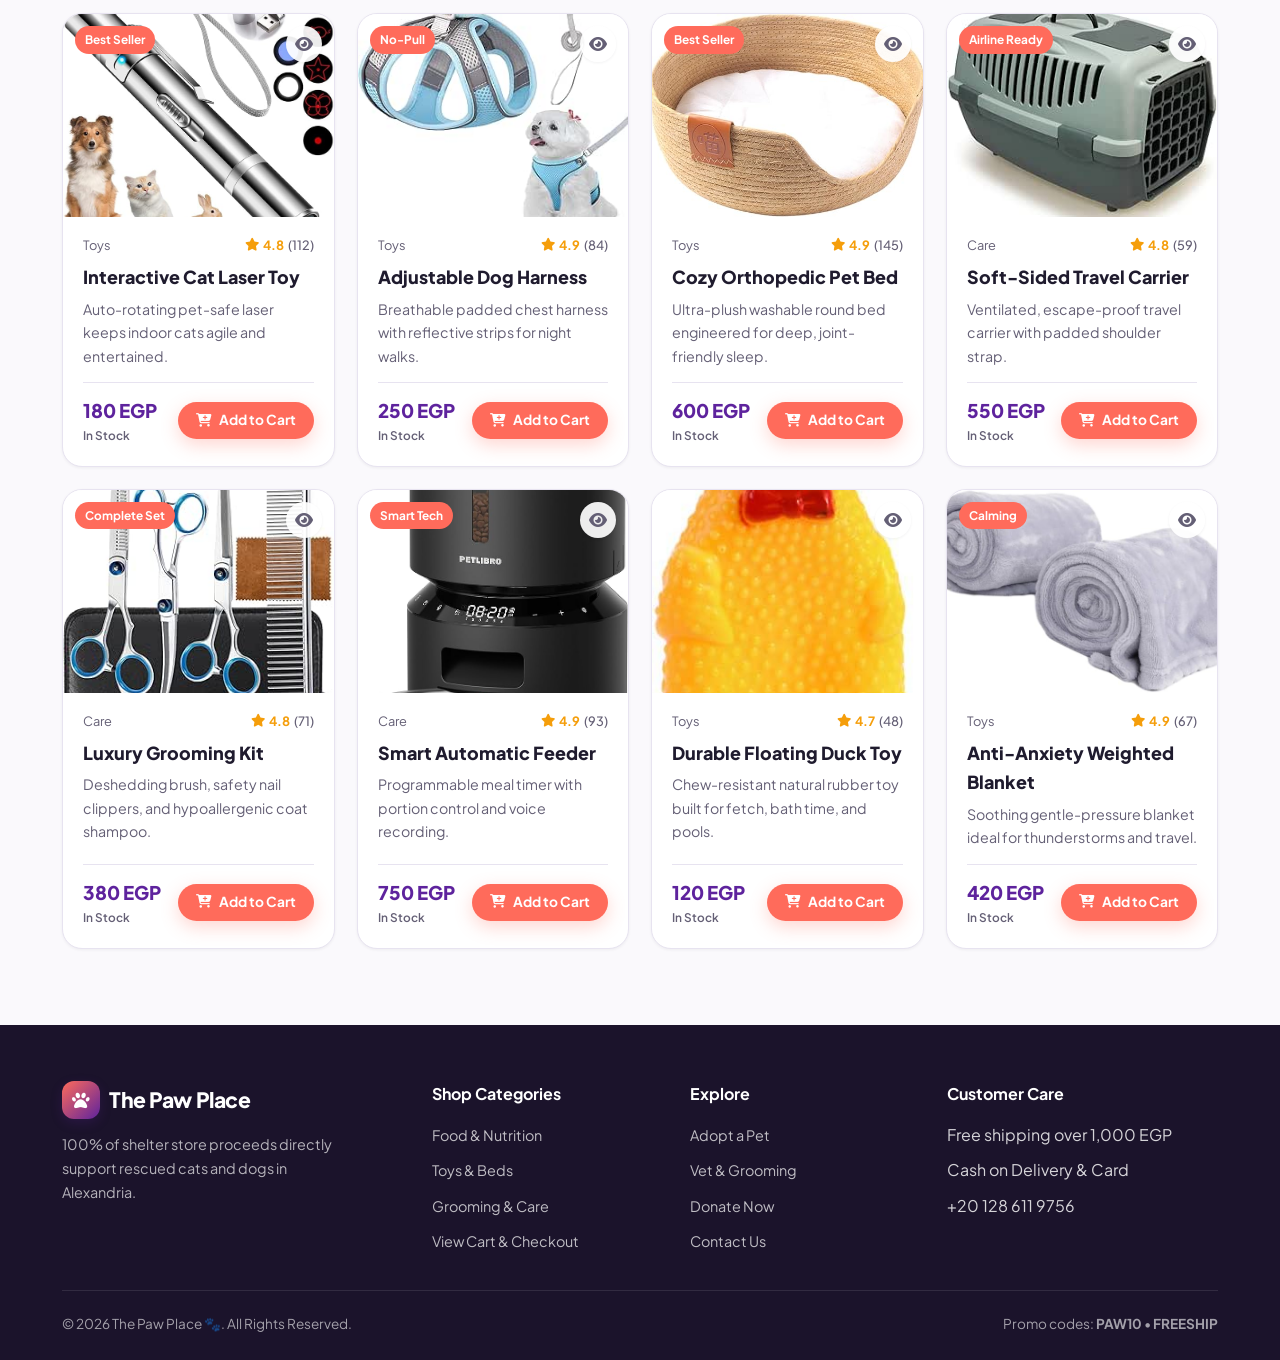
<file: products.html>
<!DOCTYPE html>
<html lang="en" dir="ltr">
<head>
  <meta charset="UTF-8">
  <meta name="viewport" content="width=device-width, initial-scale=1.0">
  <title>Pet Essentials Shop — The Paw Place 🐾</title>
  <link rel="stylesheet" href="style.css">
  <link rel="stylesheet" href="https://cdnjs.cloudflare.com/ajax/libs/font-awesome/6.4.0/css/all.min.css">
</head>
<body>
  <header class="main-header">
    <div class="container header-inner">
      <a href="index.html" class="logo">
        <span class="logo-icon"><i class="fas fa-paw"></i></span>
        <span>The Paw Place</span>
      </a>
      <nav class="desktop-nav" aria-label="Main navigation">
        <ul>
          <li><a href="index.html" data-i18n="nav_home">Home</a></li>
          <li><a href="paws.html" data-i18n="nav_adoption">Adoption</a></li>
          <li><a href="products.html" data-i18n="nav_products">Shop</a></li>
          <li><a href="services.html" data-i18n="nav_services">Services</a></li>
          <li><a href="about.html" data-i18n="nav_about">About</a></li>
          <li><a href="contact.html" data-i18n="nav_contact">Contact</a></li>
        </ul>
      </nav>
      <div class="header-actions">
        <button id="lang-toggle-btn" class="icon-btn" type="button"><i class="fas fa-globe"></i> عربي</button>
        <a href="checkout.html" id="cart-drawer-trigger" class="icon-btn" aria-label="Shopping Cart">
          <i class="fas fa-shopping-bag"></i>
          <span class="cart-badge" id="cart-count">0</span>
        </a>
        <a href="auth.html" class="btn btn-outline header-auth-btn"><i class="fas fa-user"></i> <span data-i18n="nav_signin">Sign In</span></a>
        <a href="donate.html" class="btn btn-primary header-donate-btn"><i class="fas fa-heart"></i> <span data-i18n="nav_donate">Donate Now</span></a>
        <button id="mobile-menu-btn" class="mobile-menu-toggle" type="button" aria-label="Open menu"><i class="fas fa-bars"></i></button>
      </div>
    </div>
  </header>

  <main>
    <section class="page-banner">
      <div class="container">
        <h1>Pet Essentials Shop 🐾</h1>
        <p>Vet-approved nutrition, cozy beds, smart feeders, and interactive toys. Every order funds rescue meals — free delivery over 1,000 EGP!</p>
      </div>
    </section>

    <section class="section">
      <div class="container">
        <div class="toolbar">
          <div class="search-box">
            <i class="fas fa-search"></i>
            <input type="text" id="product-search" placeholder="Search food, beds, toys, grooming...">
          </div>
          <div class="filter-pills">
            <button class="filter-btn prod-filter-btn active" data-cat="all">All Products</button>
            <button class="filter-btn prod-filter-btn" data-cat="food"><i class="fas fa-bone"></i> Food & Treats</button>
            <button class="filter-btn prod-filter-btn" data-cat="toys"><i class="fas fa-futbol"></i> Toys & Beds</button>
            <button class="filter-btn prod-filter-btn" data-cat="care"><i class="fas fa-pump-soap"></i> Care & Tech</button>
          </div>
          <select id="product-sort" class="toolbar-select" aria-label="Sort products">
            <option value="featured">Sort: Featured</option>
            <option value="price-asc">Price: Low to High</option>
            <option value="price-desc">Price: High to Low</option>
            <option value="rating">Highest Rated</option>
          </select>
        </div>

        <div class="results-bar">
          <span id="product-results-count">Loading products...</span>
          <span style="font-weight:700;color:var(--secondary);"><i class="fas fa-tag"></i> Use code <strong>PAW10</strong> for 10% OFF</span>
        </div>

        <div id="products-grid" class="grid-4"></div>
      </div>
    </section>
  </main>

  <footer class="site-footer">
    <div class="container">
      <div class="footer-grid">
        <div class="footer-brand">
          <a href="index.html" class="logo"><span class="logo-icon"><i class="fas fa-paw"></i></span><span>The Paw Place</span></a>
          <p>100% of shelter store proceeds directly support rescued cats and dogs in Alexandria.</p>
        </div>
        <div class="footer-col">
          <h4>Shop Categories</h4>
          <ul>
            <li><a href="products.html">Food & Nutrition</a></li>
            <li><a href="products.html">Toys & Beds</a></li>
            <li><a href="products.html">Grooming & Care</a></li>
            <li><a href="checkout.html">View Cart & Checkout</a></li>
          </ul>
        </div>
        <div class="footer-col">
          <h4>Explore</h4>
          <ul>
            <li><a href="paws.html">Adopt a Pet</a></li>
            <li><a href="services.html">Vet & Grooming</a></li>
            <li><a href="donate.html">Donate Now</a></li>
            <li><a href="contact.html">Contact Us</a></li>
          </ul>
        </div>
        <div class="footer-col">
          <h4>Customer Care</h4>
          <ul>
            <li>Free shipping over 1,000 EGP</li>
            <li>Cash on Delivery & Card</li>
            <li>+20 128 611 9756</li>
          </ul>
        </div>
      </div>
      <div class="footer-bottom">
        <span>&copy; 2026 The Paw Place 🐾. All Rights Reserved.</span>
        <span>Promo codes: <strong>PAW10</strong> • <strong>FREESHIP</strong></span>
      </div>
    </div>
  </footer>

  <script src="script.js"></script>
</body>
</html>
</file>
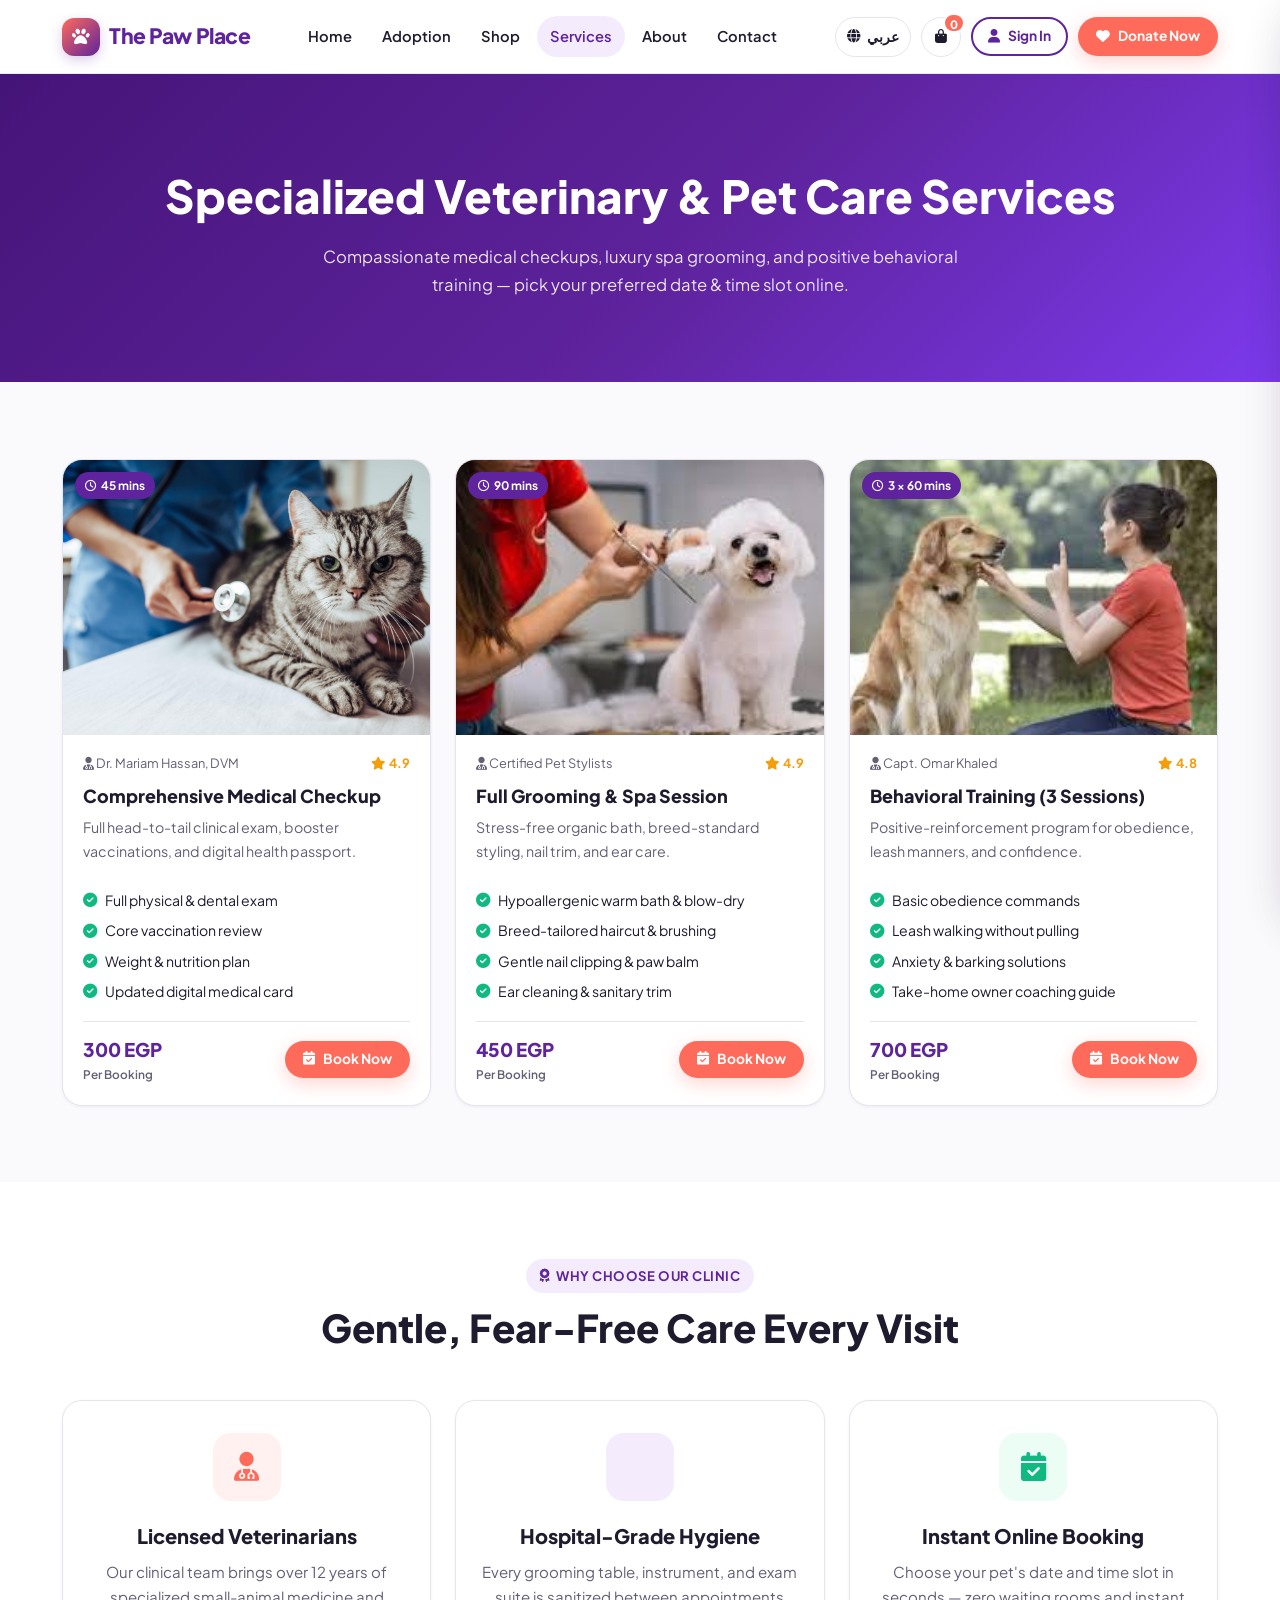
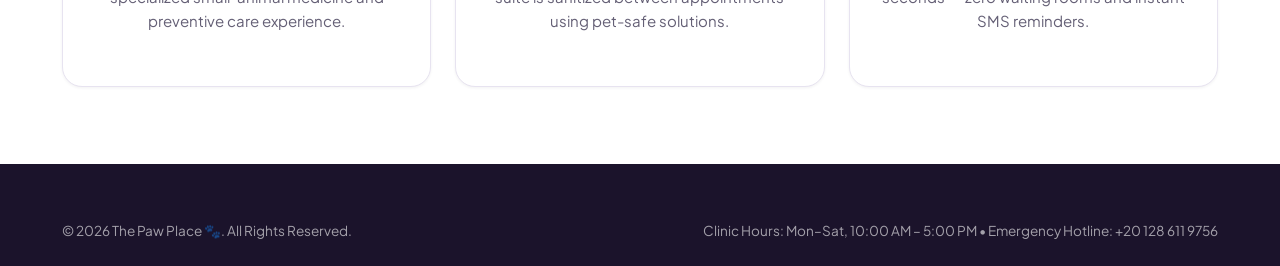
<file: services.html>
<!DOCTYPE html>
<html lang="en" dir="ltr">
<head>
  <meta charset="UTF-8">
  <meta name="viewport" content="width=device-width, initial-scale=1.0">
  <title>Veterinary & Pet Care Services — The Paw Place 🐾</title>
  <link rel="stylesheet" href="style.css">
  <link rel="stylesheet" href="https://cdnjs.cloudflare.com/ajax/libs/font-awesome/6.4.0/css/all.min.css">
</head>
<body>
  <header class="main-header">
    <div class="container header-inner">
      <a href="index.html" class="logo">
        <span class="logo-icon"><i class="fas fa-paw"></i></span>
        <span>The Paw Place</span>
      </a>
      <nav class="desktop-nav" aria-label="Main navigation">
        <ul>
          <li><a href="index.html" data-i18n="nav_home">Home</a></li>
          <li><a href="paws.html" data-i18n="nav_adoption">Adoption</a></li>
          <li><a href="products.html" data-i18n="nav_products">Shop</a></li>
          <li><a href="services.html" data-i18n="nav_services">Services</a></li>
          <li><a href="about.html" data-i18n="nav_about">About</a></li>
          <li><a href="contact.html" data-i18n="nav_contact">Contact</a></li>
        </ul>
      </nav>
      <div class="header-actions">
        <button id="lang-toggle-btn" class="icon-btn" type="button"><i class="fas fa-globe"></i> عربي</button>
        <a href="checkout.html" id="cart-drawer-trigger" class="icon-btn" aria-label="Shopping Cart">
          <i class="fas fa-shopping-bag"></i>
          <span class="cart-badge" id="cart-count">0</span>
        </a>
        <a href="auth.html" class="btn btn-outline header-auth-btn"><i class="fas fa-user"></i> <span data-i18n="nav_signin">Sign In</span></a>
        <a href="donate.html" class="btn btn-primary header-donate-btn"><i class="fas fa-heart"></i> <span data-i18n="nav_donate">Donate Now</span></a>
        <button id="mobile-menu-btn" class="mobile-menu-toggle" type="button" aria-label="Open menu"><i class="fas fa-bars"></i></button>
      </div>
    </div>
  </header>

  <main>
    <section class="page-banner">
      <div class="container">
        <h1>Specialized Veterinary & Pet Care Services</h1>
        <p>Compassionate medical checkups, luxury spa grooming, and positive behavioral training — pick your preferred date & time slot online.</p>
      </div>
    </section>

    <section class="section">
      <div class="container">
        <div id="services-grid" class="grid-3"></div>
      </div>
    </section>

    <section class="section section-white">
      <div class="container">
        <div class="section-header">
          <span class="section-badge"><i class="fas fa-award"></i> Why Choose Our Clinic</span>
          <h2>Gentle, Fear-Free Care Every Visit</h2>
        </div>
        <div class="grid-3">
          <div class="feature-card">
            <div class="feature-icon"><i class="fas fa-user-md"></i></div>
            <h3>Licensed Veterinarians</h3>
            <p>Our clinical team brings over 12 years of specialized small-animal medicine and preventive care experience.</p>
          </div>
          <div class="feature-card">
            <div class="feature-icon"><i class="fas fa-sparkles"></i></div>
            <h3>Hospital-Grade Hygiene</h3>
            <p>Every grooming table, instrument, and exam suite is sanitized between appointments using pet-safe solutions.</p>
          </div>
          <div class="feature-card">
            <div class="feature-icon"><i class="fas fa-calendar-check"></i></div>
            <h3>Instant Online Booking</h3>
            <p>Choose your pet's date and time slot in seconds — zero waiting rooms and instant SMS reminders.</p>
          </div>
        </div>
      </div>
    </section>
  </main>

  <footer class="site-footer">
    <div class="container">
      <div class="footer-bottom" style="padding-top:0;">
        <span>&copy; 2026 The Paw Place 🐾. All Rights Reserved.</span>
        <span>Clinic Hours: Mon–Sat, 10:00 AM – 5:00 PM • Emergency Hotline: +20 128 611 9756</span>
      </div>
    </div>
  </footer>

  <script src="script.js"></script>
</body>
</html>
</file>
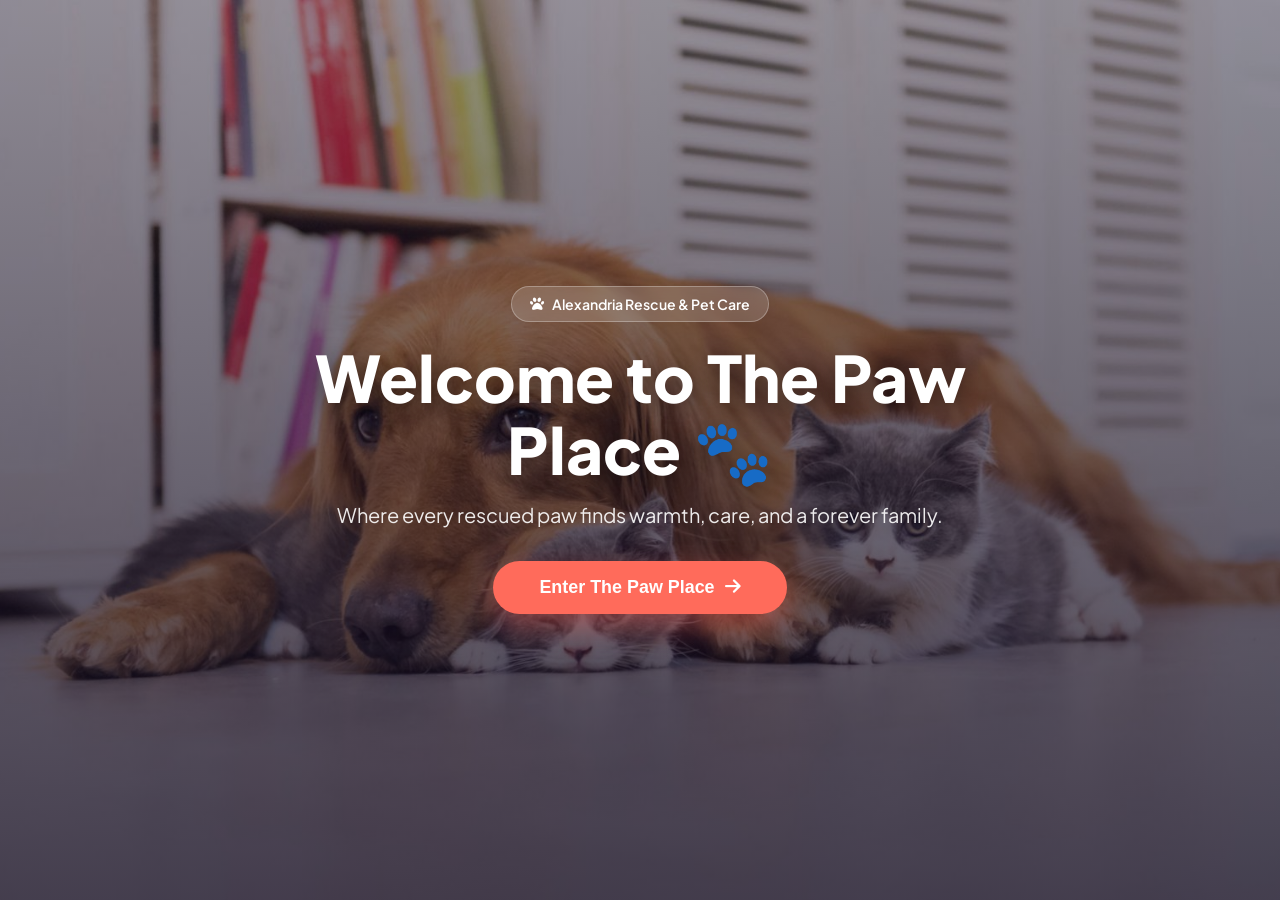
<file: welcome.html>
<!DOCTYPE html>
<html lang="en" dir="ltr">
<head>
  <meta charset="UTF-8">
  <meta name="viewport" content="width=device-width, initial-scale=1.0">
  <title>Welcome to The Paw Place 🐾</title>
  <link rel="stylesheet" href="https://cdnjs.cloudflare.com/ajax/libs/font-awesome/6.4.0/css/all.min.css">
  <style>
    @import url('https://fonts.googleapis.com/css2?family=Plus+Jakarta+Sans:wght@400;600;700;800&display=swap');
    * { margin: 0; padding: 0; box-sizing: border-box; }
    html, body {
      width: 100%;
      height: 100%;
      overflow: hidden;
      background: #140d21 url('hero-background.png') center/cover no-repeat;
      font-family: 'Plus Jakarta Sans', system-ui, sans-serif;
    }
    #welcome-wrapper {
      position: relative;
      width: 100%;
      height: 100dvh;
      transition: opacity 0.8s ease, transform 0.8s ease;
    }
    #bg-video {
      position: absolute;
      inset: 0;
      width: 100%;
      height: 100%;
      object-fit: cover;
      z-index: 0;
    }
    .overlay {
      position: relative;
      z-index: 2;
      width: 100%;
      height: 100%;
      background: linear-gradient(180deg, rgba(20,13,33,0.45), rgba(20,13,33,0.78));
      display: flex;
      align-items: center;
      justify-content: center;
      padding: 24px;
      text-align: center;
      color: #fff;
    }
    .content-box {
      max-width: 660px;
      animation: fadeUp 0.9s ease forwards;
    }
    .pill {
      display: inline-flex;
      align-items: center;
      gap: 8px;
      background: rgba(255,255,255,0.16);
      backdrop-filter: blur(8px);
      border: 1px solid rgba(255,255,255,0.28);
      padding: 8px 18px;
      border-radius: 999px;
      font-size: 0.88rem;
      font-weight: 600;
      margin-bottom: 20px;
    }
    h1 {
      font-size: clamp(2.1rem, 7vw, 4rem);
      font-weight: 800;
      line-height: 1.12;
      margin-bottom: 16px;
      text-shadow: 0 6px 24px rgba(0,0,0,0.4);
    }
    p {
      font-size: clamp(1rem, 2.2vw, 1.25rem);
      color: rgba(255,255,255,0.9);
      margin-bottom: 34px;
    }
    .enter-btn {
      display: inline-flex;
      align-items: center;
      gap: 10px;
      padding: 16px 46px;
      font-size: 1.12rem;
      font-weight: 800;
      background: #ff6b5b;
      color: #fff;
      border: none;
      border-radius: 999px;
      cursor: pointer;
      box-shadow: 0 12px 30px rgba(255, 107, 91, 0.45);
      transition: transform 0.25s ease, background 0.25s ease;
    }
    .enter-btn:hover {
      background: #e65242;
      transform: translateY(-3px) scale(1.03);
    }
    .fade-out { opacity: 0; transform: scale(1.06); }
    @keyframes fadeUp {
      from { opacity: 0; transform: translateY(20px); }
      to { opacity: 1; transform: translateY(0); }
    }
  </style>
</head>
<body>
  <div id="welcome-wrapper">
    <video id="bg-video" autoplay muted loop playsinline poster="hero-background.png">
      <source src="your-video.mp4" type="video/mp4">
    </video>
    <div class="overlay">
      <div class="content-box">
        <div class="pill"><i class="fas fa-paw"></i> Alexandria Rescue & Pet Care</div>
        <h1>Welcome to The Paw Place 🐾</h1>
        <p>Where every rescued paw finds warmth, care, and a forever family.</p>
        <button id="enter-site" class="enter-btn">Enter The Paw Place <i class="fas fa-arrow-right"></i></button>
      </div>
    </div>
  </div>
  <script>
    const video = document.getElementById('bg-video');
    const btn = document.getElementById('enter-site');
    const wrapper = document.getElementById('welcome-wrapper');
    video.play().catch(() => {});
    btn.addEventListener('click', () => {
      wrapper.classList.add('fade-out');
      setTimeout(() => { window.location.href = 'index.html'; }, 650);
    });
  </script>
</body>
</html>
</file>
<file: style.css>
/* ==========================================================================
   The Paw Place 🐾 — Modern Responsive Stylesheet
   Mobile-First Polish | Laptop & Desktop Ready | RTL/LTR Bilingual Support
   ========================================================================== */

@import url('https://fonts.googleapis.com/css2?family=Cairo:wght@400;600;700;800&family=Plus+Jakarta+Sans:wght@400;500;600;700;800&display=swap');

:root {
  --primary: #ff6b5b;
  --primary-dark: #e65242;
  --primary-soft: #fff1ef;
  --secondary: #5e239d;
  --secondary-dark: #451478;
  --secondary-soft: #f4ecfd;
  --accent: #10b981;
  --accent-soft: #ecfdf5;
  --warning: #f59e0b;
  --danger: #ef4444;
  --bg: #faf9fc;
  --surface: #ffffff;
  --surface-alt: #f4f2f8;
  --text: #1f1b2e;
  --muted: #645f75;
  --border: #e7e3f0;
  --shadow-xs: 0 1px 3px rgba(31, 27, 46, 0.06);
  --shadow-sm: 0 4px 14px rgba(31, 27, 46, 0.07);
  --shadow-md: 0 10px 28px rgba(31, 27, 46, 0.1);
  --shadow-lg: 0 20px 50px rgba(31, 27, 46, 0.16);
  --radius-sm: 8px;
  --radius-md: 14px;
  --radius-lg: 20px;
  --radius-pill: 999px;
  --header-height: 74px;
  --container-max: 1220px;
  --transition: 0.24s cubic-bezier(0.22, 1, 0.36, 1);
}

/* --- Reset & Base --- */
*, *::before, *::after {
  margin: 0;
  padding: 0;
  box-sizing: border-box;
}

html {
  scroll-behavior: smooth;
  overflow-x: hidden;
  -webkit-text-size-adjust: 100%;
}

body {
  font-family: 'Plus Jakarta Sans', -apple-system, BlinkMacSystemFont, 'Segoe UI', sans-serif;
  color: var(--text);
  background-color: var(--bg);
  line-height: 1.65;
  overflow-x: hidden;
  min-height: 100vh;
  display: flex;
  flex-direction: column;
}

html[dir="rtl"] body {
  font-family: 'Cairo', 'Plus Jakarta Sans', sans-serif;
}

main {
  flex: 1 0 auto;
}

img {
  max-width: 100%;
  display: block;
}

a {
  text-decoration: none;
  color: var(--primary);
  transition: color var(--transition);
}

a:hover {
  color: var(--primary-dark);
}

button, input, select, textarea {
  font-family: inherit;
}

.container {
  width: 100%;
  max-width: var(--container-max);
  margin: 0 auto;
  padding: 0 clamp(16px, 4vw, 32px);
}

.section {
  padding: clamp(48px, 6vw, 84px) 0;
}

.section-white {
  background-color: var(--surface);
}

.section-alt {
  background-color: var(--surface-alt);
}

.section-header {
  text-align: center;
  max-width: 680px;
  margin: 0 auto clamp(28px, 4vw, 48px);
}

.section-badge {
  display: inline-flex;
  align-items: center;
  gap: 6px;
  background: var(--secondary-soft);
  color: var(--secondary);
  font-size: 0.82rem;
  font-weight: 700;
  letter-spacing: 0.04em;
  text-transform: uppercase;
  padding: 6px 14px;
  border-radius: var(--radius-pill);
  margin-bottom: 12px;
}

.section-header h2 {
  font-size: clamp(1.65rem, 3.2vw, 2.4rem);
  font-weight: 800;
  color: var(--text);
  line-height: 1.22;
  margin-bottom: 10px;
}

.section-header p {
  color: var(--muted);
  font-size: clamp(0.95rem, 1.3vw, 1.06rem);
}

/* --- Buttons --- */
.btn {
  display: inline-flex;
  align-items: center;
  justify-content: center;
  gap: 8px;
  padding: 12px 24px;
  border-radius: var(--radius-pill);
  font-weight: 700;
  font-size: 0.95rem;
  border: 2px solid transparent;
  cursor: pointer;
  transition: transform var(--transition), background-color var(--transition), box-shadow var(--transition), color var(--transition), border-color var(--transition);
  white-space: nowrap;
  line-height: 1.2;
}

.btn:active {
  transform: scale(0.98);
}

.btn-primary {
  background: var(--primary);
  color: #fff;
  box-shadow: 0 6px 18px rgba(255, 107, 91, 0.28);
}

.btn-primary:hover {
  background: var(--primary-dark);
  color: #fff;
  transform: translateY(-2px);
  box-shadow: 0 10px 22px rgba(255, 107, 91, 0.36);
}

.btn-secondary {
  background: var(--secondary);
  color: #fff;
  box-shadow: 0 6px 18px rgba(94, 35, 157, 0.24);
}

.btn-secondary:hover {
  background: var(--secondary-dark);
  color: #fff;
  transform: translateY(-2px);
}

.btn-outline {
  background: transparent;
  color: var(--secondary);
  border-color: var(--secondary);
}

.btn-outline:hover {
  background: var(--secondary);
  color: #fff;
}

.btn-outline-light {
  background: rgba(255, 255, 255, 0.14);
  color: #fff;
  border-color: rgba(255, 255, 255, 0.6);
  backdrop-filter: blur(6px);
}

.btn-outline-light:hover {
  background: #fff;
  color: var(--secondary);
  border-color: #fff;
}

.btn-ghost {
  background: var(--surface-alt);
  color: var(--text);
}

.btn-ghost:hover {
  background: var(--border);
  color: var(--text);
}

.btn-sm {
  padding: 8px 16px;
  font-size: 0.86rem;
}

.btn-lg {
  padding: 15px 30px;
  font-size: 1.02rem;
}

.btn-block {
  width: 100%;
}

/* ==========================================================================
   HEADER & RESPONSIVE NAVIGATION
   ========================================================================== */
.main-header {
  position: sticky;
  top: 0;
  z-index: 1000;
  height: var(--header-height);
  background: rgba(255, 255, 255, 0.94);
  backdrop-filter: blur(12px);
  -webkit-backdrop-filter: blur(12px);
  border-bottom: 1px solid rgba(231, 227, 240, 0.8);
  transition: box-shadow var(--transition), background var(--transition);
}

.main-header.scrolled {
  box-shadow: var(--shadow-sm);
  background: rgba(255, 255, 255, 0.98);
}

.header-inner {
  height: 100%;
  display: flex;
  align-items: center;
  justify-content: space-between;
  gap: 16px;
}

.logo {
  display: inline-flex;
  align-items: center;
  gap: 9px;
  font-size: 1.32rem;
  font-weight: 800;
  color: var(--secondary);
  letter-spacing: -0.02em;
  flex-shrink: 0;
}

.logo-icon {
  width: 38px;
  height: 38px;
  border-radius: 12px;
  background: linear-gradient(135deg, var(--primary), var(--secondary));
  color: #fff;
  display: grid;
  place-items: center;
  font-size: 1.1rem;
  box-shadow: 0 4px 12px rgba(94, 35, 157, 0.22);
}

.logo:hover {
  color: var(--secondary-dark);
}

.desktop-nav ul {
  list-style: none;
  display: flex;
  align-items: center;
  gap: 4px;
}

.desktop-nav a {
  display: inline-block;
  padding: 8px 13px;
  border-radius: var(--radius-pill);
  color: var(--text);
  font-weight: 600;
  font-size: 0.92rem;
  transition: background var(--transition), color var(--transition);
}

.desktop-nav a:hover,
.desktop-nav a.active {
  background: var(--secondary-soft);
  color: var(--secondary);
}

.header-actions {
  display: flex;
  align-items: center;
  gap: 10px;
  flex-shrink: 0;
}

.icon-btn {
  position: relative;
  height: 40px;
  min-width: 40px;
  padding: 0 11px;
  border-radius: var(--radius-pill);
  border: 1px solid var(--border);
  background: var(--surface);
  color: var(--text);
  font-weight: 700;
  font-size: 0.85rem;
  display: inline-flex;
  align-items: center;
  justify-content: center;
  gap: 6px;
  cursor: pointer;
  transition: all var(--transition);
}

.icon-btn:hover {
  border-color: var(--secondary);
  color: var(--secondary);
  background: var(--secondary-soft);
}

.cart-badge {
  position: absolute;
  top: -5px;
  right: -5px;
  min-width: 20px;
  height: 20px;
  padding: 0 5px;
  border-radius: var(--radius-pill);
  background: var(--primary);
  color: #fff;
  font-size: 0.72rem;
  font-weight: 800;
  display: grid;
  place-items: center;
  border: 2px solid #fff;
  transition: transform 0.25s ease;
}

.cart-badge.bump {
  transform: scale(1.32);
}

.header-auth-btn {
  padding: 9px 15px;
  font-size: 0.86rem;
}

.header-donate-btn {
  padding: 9px 16px;
  font-size: 0.86rem;
}

.mobile-menu-toggle {
  display: none;
  width: 42px;
  height: 42px;
  border-radius: 12px;
  border: 1px solid var(--border);
  background: var(--surface);
  color: var(--text);
  font-size: 1.15rem;
  cursor: pointer;
  align-items: center;
  justify-content: center;
  transition: all var(--transition);
}

.mobile-menu-toggle:hover {
  background: var(--secondary-soft);
  color: var(--secondary);
}

/* Mobile Drawer */
.drawer-backdrop {
  position: fixed;
  inset: 0;
  background: rgba(18, 13, 30, 0.55);
  backdrop-filter: blur(4px);
  z-index: 1998;
  opacity: 0;
  visibility: hidden;
  transition: opacity 0.28s ease, visibility 0.28s ease;
}

.drawer-backdrop.open {
  opacity: 1;
  visibility: visible;
}

.mobile-drawer {
  position: fixed;
  top: 0;
  right: 0;
  width: min(320px, 86vw);
  height: 100dvh;
  background: var(--surface);
  z-index: 2000;
  box-shadow: var(--shadow-lg);
  transform: translateX(105%);
  transition: transform 0.3s cubic-bezier(0.22, 1, 0.36, 1);
  display: flex;
  flex-direction: column;
  padding: 20px;
  overflow-y: auto;
}

html[dir="rtl"] .mobile-drawer {
  right: auto;
  left: 0;
  transform: translateX(-105%);
}

.mobile-drawer.open {
  transform: translateX(0);
}

.mobile-drawer-header {
  display: flex;
  align-items: center;
  justify-content: space-between;
  padding-bottom: 16px;
  border-bottom: 1px solid var(--border);
  margin-bottom: 14px;
}

.drawer-close-btn {
  width: 38px;
  height: 38px;
  border-radius: 10px;
  border: 1px solid var(--border);
  background: var(--surface-alt);
  color: var(--text);
  font-size: 1rem;
  cursor: pointer;
  display: grid;
  place-items: center;
}

.drawer-close-btn:hover {
  background: var(--primary-soft);
  color: var(--primary);
  border-color: var(--primary);
}

.mobile-nav-list {
  list-style: none;
  display: flex;
  flex-direction: column;
  gap: 6px;
  margin-bottom: 20px;
}

.mobile-nav-list a {
  display: flex;
  align-items: center;
  gap: 12px;
  padding: 12px 14px;
  border-radius: 12px;
  color: var(--text);
  font-weight: 600;
  font-size: 0.98rem;
}

.mobile-nav-list a i {
  width: 20px;
  text-align: center;
  color: var(--secondary);
}

.mobile-nav-list a:hover,
.mobile-nav-list a.active {
  background: var(--secondary-soft);
  color: var(--secondary);
}

.mobile-drawer-actions {
  margin-top: auto;
  padding-top: 16px;
  border-top: 1px solid var(--border);
  display: flex;
  flex-direction: column;
  gap: 10px;
}

/* ==========================================================================
   SLIDE-OUT CART DRAWER
   ========================================================================== */
.cart-drawer {
  position: fixed;
  top: 0;
  right: 0;
  width: min(420px, 94vw);
  height: 100dvh;
  background: var(--surface);
  z-index: 2010;
  box-shadow: var(--shadow-lg);
  transform: translateX(105%);
  transition: transform 0.3s cubic-bezier(0.22, 1, 0.36, 1);
  display: flex;
  flex-direction: column;
}

html[dir="rtl"] .cart-drawer {
  right: auto;
  left: 0;
  transform: translateX(-105%);
}

.cart-drawer.open {
  transform: translateX(0);
}

.cart-drawer-header {
  padding: 18px 22px;
  border-bottom: 1px solid var(--border);
  display: flex;
  align-items: center;
  justify-content: space-between;
}

.cart-drawer-header h3 {
  font-size: 1.15rem;
  font-weight: 800;
  color: var(--text);
  display: flex;
  align-items: center;
  gap: 8px;
}

.free-shipping-bar {
  padding: 12px 22px;
  background: var(--secondary-soft);
  font-size: 0.85rem;
  font-weight: 600;
  color: var(--secondary-dark);
}

.progress-track {
  height: 7px;
  background: rgba(94, 35, 157, 0.14);
  border-radius: var(--radius-pill);
  overflow: hidden;
  margin-top: 7px;
}

.progress-fill {
  height: 100%;
  background: linear-gradient(90deg, var(--primary), var(--secondary));
  border-radius: var(--radius-pill);
  transition: width 0.4s ease;
}

.cart-drawer-body {
  flex: 1;
  overflow-y: auto;
  padding: 16px 22px;
}

.cart-empty-state {
  text-align: center;
  padding: 46px 16px;
  color: var(--muted);
}

.cart-empty-state i {
  font-size: 2.8rem;
  color: var(--border);
  margin-bottom: 14px;
}

.cart-drawer-item {
  display: flex;
  align-items: center;
  gap: 14px;
  padding: 14px 0;
  border-bottom: 1px solid var(--border);
}

.cart-drawer-item img {
  width: 62px;
  height: 62px;
  border-radius: 10px;
  object-fit: cover;
  border: 1px solid var(--border);
  flex-shrink: 0;
}

.cart-drawer-info {
  flex: 1;
  min-width: 0;
}

.cart-drawer-info h4 {
  font-size: 0.94rem;
  font-weight: 700;
  color: var(--text);
  margin-bottom: 3px;
  white-space: nowrap;
  overflow: hidden;
  text-overflow: ellipsis;
}

.cart-drawer-meta {
  font-size: 0.78rem;
  color: var(--muted);
  margin-bottom: 8px;
}

.qty-control {
  display: inline-flex;
  align-items: center;
  border: 1px solid var(--border);
  border-radius: var(--radius-pill);
  overflow: hidden;
  background: var(--bg);
}

.qty-btn {
  width: 28px;
  height: 28px;
  border: none;
  background: transparent;
  color: var(--text);
  font-weight: 700;
  cursor: pointer;
  display: grid;
  place-items: center;
}

.qty-btn:hover {
  background: var(--secondary-soft);
  color: var(--secondary);
}

.qty-value {
  min-width: 28px;
  text-align: center;
  font-size: 0.86rem;
  font-weight: 700;
}

.cart-drawer-right {
  text-align: right;
  display: flex;
  flex-direction: column;
  align-items: flex-end;
  gap: 6px;
}

.cart-drawer-price {
  font-weight: 800;
  color: var(--primary-dark);
  font-size: 0.95rem;
}

.cart-remove-btn {
  border: none;
  background: none;
  color: var(--muted);
  font-size: 0.82rem;
  cursor: pointer;
  padding: 2px 4px;
}

.cart-remove-btn:hover {
  color: var(--danger);
}

.cart-drawer-footer {
  padding: 18px 22px;
  border-top: 1px solid var(--border);
  background: var(--bg);
}

.cart-drawer-row {
  display: flex;
  justify-content: space-between;
  font-weight: 700;
  font-size: 1.04rem;
  margin-bottom: 14px;
}

/* ==========================================================================
   HERO SECTIONS
   ========================================================================== */
.hero {
  position: relative;
  min-height: clamp(460px, 76vh, 660px);
  display: flex;
  align-items: center;
  background: url('hero-background.png') center/cover no-repeat;
  color: #fff;
  padding: clamp(56px, 8vw, 96px) 0;
  overflow: hidden;
}

.hero::before {
  content: '';
  position: absolute;
  inset: 0;
  background: linear-gradient(105deg, rgba(26, 14, 46, 0.84) 0%, rgba(26, 14, 46, 0.54) 55%, rgba(26, 14, 46, 0.25) 100%);
}

.hero-content {
  position: relative;
  z-index: 2;
  max-width: 650px;
}

.hero-pill {
  display: inline-flex;
  align-items: center;
  gap: 8px;
  background: rgba(255, 255, 255, 0.16);
  backdrop-filter: blur(8px);
  border: 1px solid rgba(255, 255, 255, 0.28);
  padding: 7px 15px;
  border-radius: var(--radius-pill);
  font-size: 0.85rem;
  font-weight: 600;
  margin-bottom: 18px;
}

.hero h1 {
  font-size: clamp(2.1rem, 5vw, 3.6rem);
  font-weight: 800;
  line-height: 1.12;
  margin-bottom: 16px;
  color: #fff;
  letter-spacing: -0.02em;
}

.hero p {
  font-size: clamp(1rem, 1.5vw, 1.18rem);
  color: rgba(255, 255, 255, 0.9);
  margin-bottom: 28px;
  max-width: 560px;
}

.hero-buttons {
  display: flex;
  flex-wrap: wrap;
  gap: 12px;
  margin-bottom: 34px;
}

.hero-stats {
  display: flex;
  flex-wrap: wrap;
  gap: 24px;
  padding-top: 22px;
  border-top: 1px solid rgba(255, 255, 255, 0.2);
}

.hero-stat strong {
  display: block;
  font-size: 1.45rem;
  font-weight: 800;
  line-height: 1.15;
}

.hero-stat span {
  font-size: 0.82rem;
  color: rgba(255, 255, 255, 0.78);
}

/* Subpage Banner Hero */
.page-banner {
  position: relative;
  padding: clamp(48px, 7vw, 84px) 0;
  background: linear-gradient(135deg, var(--secondary-dark) 0%, var(--secondary) 55%, #7c3aed 100%);
  color: #fff;
  text-align: center;
  overflow: hidden;
}

.page-banner.has-bg {
  background-size: cover;
  background-position: center;
}

.page-banner.has-bg::before {
  content: '';
  position: absolute;
  inset: 0;
  background: linear-gradient(135deg, rgba(35, 14, 66, 0.82), rgba(94, 35, 157, 0.6));
}

.page-banner .container {
  position: relative;
  z-index: 2;
}

.page-banner h1 {
  font-size: clamp(1.85rem, 4vw, 2.85rem);
  font-weight: 800;
  margin-bottom: 10px;
  color: #fff;
}

.page-banner p {
  max-width: 640px;
  margin: 0 auto;
  color: rgba(255, 255, 255, 0.88);
  font-size: clamp(0.95rem, 1.3vw, 1.08rem);
}

/* ==========================================================================
   GRIDS & CARDS
   ========================================================================== */
.grid-3 {
  display: grid;
  grid-template-columns: repeat(3, minmax(0, 1fr));
  gap: 24px;
}

.grid-4 {
  display: grid;
  grid-template-columns: repeat(4, minmax(0, 1fr));
  gap: 22px;
}

.grid-2 {
  display: grid;
  grid-template-columns: repeat(2, minmax(0, 1fr));
  gap: 28px;
}

/* Category Feature Cards */
.feature-card {
  background: var(--surface);
  border: 1px solid var(--border);
  border-radius: var(--radius-lg);
  padding: 32px 26px;
  text-align: center;
  box-shadow: var(--shadow-xs);
  transition: transform var(--transition), box-shadow var(--transition), border-color var(--transition);
  display: flex;
  flex-direction: column;
  align-items: center;
}

.feature-card:hover {
  transform: translateY(-6px);
  box-shadow: var(--shadow-md);
  border-color: rgba(94, 35, 157, 0.25);
}

.feature-icon {
  width: 68px;
  height: 68px;
  border-radius: 18px;
  background: var(--primary-soft);
  color: var(--primary);
  display: grid;
  place-items: center;
  font-size: 1.8rem;
  margin-bottom: 18px;
}

.feature-card:nth-child(2) .feature-icon {
  background: var(--secondary-soft);
  color: var(--secondary);
}

.feature-card:nth-child(3) .feature-icon {
  background: var(--accent-soft);
  color: var(--accent);
}

.feature-card h3 {
  font-size: 1.25rem;
  font-weight: 800;
  margin-bottom: 8px;
  color: var(--text);
}

.feature-card p {
  color: var(--muted);
  font-size: 0.94rem;
  margin-bottom: 20px;
  flex: 1;
}

/* Pet & Product Cards */
.item-card {
  background: var(--surface);
  border: 1px solid var(--border);
  border-radius: var(--radius-lg);
  overflow: hidden;
  box-shadow: var(--shadow-xs);
  transition: transform var(--transition), box-shadow var(--transition);
  display: flex;
  flex-direction: column;
}

.item-card:hover {
  transform: translateY(-5px);
  box-shadow: var(--shadow-md);
}

.card-media {
  position: relative;
  aspect-ratio: 4 / 3;
  overflow: hidden;
  background: var(--surface-alt);
}

.card-media img {
  width: 100%;
  height: 100%;
  object-fit: cover;
  transition: transform 0.45s ease;
}

.item-card:hover .card-media img {
  transform: scale(1.06);
}

.card-badges {
  position: absolute;
  top: 12px;
  left: 12px;
  display: flex;
  flex-wrap: wrap;
  gap: 6px;
}

.badge {
  display: inline-flex;
  align-items: center;
  gap: 4px;
  padding: 4px 10px;
  border-radius: var(--radius-pill);
  font-size: 0.74rem;
  font-weight: 700;
}

.badge-primary {
  background: var(--primary);
  color: #fff;
}

.badge-secondary {
  background: var(--secondary);
  color: #fff;
}

.badge-success {
  background: var(--accent);
  color: #fff;
}

.badge-light {
  background: rgba(255, 255, 255, 0.92);
  color: var(--text);
  backdrop-filter: blur(4px);
}

.fav-btn {
  position: absolute;
  top: 12px;
  right: 12px;
  width: 36px;
  height: 36px;
  border-radius: 50%;
  border: none;
  background: rgba(255, 255, 255, 0.92);
  color: var(--muted);
  cursor: pointer;
  display: grid;
  place-items: center;
  font-size: 1rem;
  box-shadow: var(--shadow-xs);
  transition: transform 0.2s ease, color 0.2s ease, background 0.2s ease;
}

.fav-btn:hover {
  transform: scale(1.1);
  color: var(--primary);
}

.fav-btn.active {
  background: var(--primary);
  color: #fff;
}

.card-body {
  padding: 18px 20px 20px;
  display: flex;
  flex-direction: column;
  flex: 1;
}

.card-meta-row {
  display: flex;
  align-items: center;
  justify-content: space-between;
  gap: 8px;
  font-size: 0.8rem;
  color: var(--muted);
  margin-bottom: 6px;
}

.rating {
  color: var(--warning);
  font-weight: 700;
  display: inline-flex;
  align-items: center;
  gap: 4px;
}

.card-title {
  font-size: 1.12rem;
  font-weight: 800;
  color: var(--text);
  margin-bottom: 6px;
}

.card-desc {
  font-size: 0.89rem;
  color: var(--muted);
  margin-bottom: 14px;
  flex: 1;
}

.pet-tags {
  display: flex;
  flex-wrap: wrap;
  gap: 6px;
  margin-bottom: 14px;
}

.pet-tag {
  font-size: 0.76rem;
  font-weight: 600;
  padding: 4px 10px;
  border-radius: var(--radius-pill);
  background: var(--surface-alt);
  color: var(--muted);
}

.card-footer-row {
  display: flex;
  align-items: center;
  justify-content: space-between;
  gap: 10px;
  margin-top: auto;
  padding-top: 12px;
  border-top: 1px solid var(--border);
}

.price-tag {
  font-size: 1.18rem;
  font-weight: 800;
  color: var(--secondary);
}

.price-tag small {
  display: block;
  font-size: 0.74rem;
  font-weight: 600;
  color: var(--muted);
}

/* ==========================================================================
   FILTER & TOOLBAR CONTROLS
   ========================================================================== */
.toolbar {
  display: flex;
  flex-wrap: wrap;
  align-items: center;
  justify-content: space-between;
  gap: 14px;
  background: var(--surface);
  border: 1px solid var(--border);
  border-radius: var(--radius-lg);
  padding: 16px 20px;
  margin-bottom: 28px;
  box-shadow: var(--shadow-xs);
}

.search-box {
  position: relative;
  flex: 1 1 240px;
  max-width: 380px;
}

.search-box i {
  position: absolute;
  left: 14px;
  top: 50%;
  transform: translateY(-50%);
  color: var(--muted);
}

html[dir="rtl"] .search-box i {
  left: auto;
  right: 14px;
}

.search-box input {
  width: 100%;
  padding: 10px 14px 10px 40px;
  border: 1px solid var(--border);
  border-radius: var(--radius-pill);
  font-size: 0.93rem;
  background: var(--bg);
  color: var(--text);
  transition: border-color var(--transition), box-shadow var(--transition);
}

html[dir="rtl"] .search-box input {
  padding: 10px 40px 10px 14px;
}

.search-box input:focus {
  outline: none;
  border-color: var(--secondary);
  box-shadow: 0 0 0 3px rgba(94, 35, 157, 0.12);
  background: #fff;
}

.filter-pills {
  display: flex;
  flex-wrap: wrap;
  gap: 8px;
}

.filter-btn {
  padding: 8px 16px;
  border-radius: var(--radius-pill);
  border: 1px solid var(--border);
  background: var(--surface);
  color: var(--text);
  font-weight: 700;
  font-size: 0.86rem;
  cursor: pointer;
  transition: all var(--transition);
}

.filter-btn:hover {
  border-color: var(--secondary);
  color: var(--secondary);
}

.filter-btn.active {
  background: var(--secondary);
  color: #fff;
  border-color: var(--secondary);
}

.toolbar-select {
  padding: 9px 14px;
  border-radius: var(--radius-pill);
  border: 1px solid var(--border);
  background: var(--bg);
  color: var(--text);
  font-weight: 600;
  font-size: 0.88rem;
  cursor: pointer;
}

.results-bar {
  display: flex;
  align-items: center;
  justify-content: space-between;
  margin-bottom: 18px;
  font-size: 0.9rem;
  color: var(--muted);
}

/* ==========================================================================
   STEPS, TESTIMONIALS, STATS & NEWSLETTER
   ========================================================================== */
.step-card {
  position: relative;
  background: var(--surface);
  border: 1px solid var(--border);
  border-radius: var(--radius-lg);
  padding: 28px 24px;
  text-align: center;
}

.step-num {
  width: 44px;
  height: 44px;
  border-radius: 50%;
  background: linear-gradient(135deg, var(--primary), var(--secondary));
  color: #fff;
  font-weight: 800;
  font-size: 1.1rem;
  display: grid;
  place-items: center;
  margin: 0 auto 14px;
}

.testimonial-card {
  background: var(--surface);
  border: 1px solid var(--border);
  border-radius: var(--radius-lg);
  padding: 26px;
  box-shadow: var(--shadow-xs);
  display: flex;
  flex-direction: column;
  gap: 14px;
}

.testimonial-stars {
  color: var(--warning);
  font-size: 0.9rem;
}

.testimonial-text {
  color: var(--text);
  font-size: 0.95rem;
  flex: 1;
}

.testimonial-author {
  display: flex;
  align-items: center;
  gap: 12px;
}

.avatar-circle {
  width: 42px;
  height: 42px;
  border-radius: 50%;
  background: linear-gradient(135deg, var(--secondary), var(--primary));
  color: #fff;
  font-weight: 800;
  display: grid;
  place-items: center;
  flex-shrink: 0;
}

.cta-banner {
  background: linear-gradient(135deg, var(--secondary-dark) 0%, var(--secondary) 60%, var(--primary) 100%);
  color: #fff;
  border-radius: 24px;
  padding: clamp(32px, 5vw, 56px);
  display: flex;
  align-items: center;
  justify-content: space-between;
  gap: 28px;
  flex-wrap: wrap;
}

.cta-banner h2 {
  font-size: clamp(1.5rem, 3vw, 2.1rem);
  font-weight: 800;
  margin-bottom: 8px;
  color: #fff;
}

.cta-banner p {
  color: rgba(255, 255, 255, 0.88);
  max-width: 520px;
}

.newsletter-form {
  display: flex;
  gap: 10px;
  flex-wrap: wrap;
  flex: 1 1 320px;
  max-width: 460px;
}

.newsletter-form input {
  flex: 1 1 200px;
  padding: 13px 18px;
  border-radius: var(--radius-pill);
  border: none;
  font-size: 0.95rem;
}

/* ==========================================================================
   PET DETAIL PAGE
   ========================================================================== */
.breadcrumb {
  display: flex;
  align-items: center;
  gap: 8px;
  font-size: 0.88rem;
  color: var(--muted);
  margin-bottom: 24px;
  flex-wrap: wrap;
}

.pet-detail-card {
  background: var(--surface);
  border: 1px solid var(--border);
  border-radius: 24px;
  padding: clamp(20px, 3vw, 38px);
  box-shadow: var(--shadow-sm);
  display: grid;
  grid-template-columns: 1fr 1.2fr;
  gap: clamp(24px, 4vw, 44px);
  align-items: start;
}

.pet-detail-media {
  position: relative;
  border-radius: 18px;
  overflow: hidden;
  aspect-ratio: 4 / 4;
  background: var(--surface-alt);
}

.pet-detail-media img {
  width: 100%;
  height: 100%;
  object-fit: cover;
}

.pet-facts-grid {
  display: grid;
  grid-template-columns: repeat(2, 1fr);
  gap: 12px;
  margin: 20px 0;
}

.fact-box {
  background: var(--bg);
  border: 1px solid var(--border);
  border-radius: 12px;
  padding: 12px 14px;
}

.fact-box small {
  display: block;
  font-size: 0.76rem;
  color: var(--muted);
  margin-bottom: 2px;
}

.fact-box strong {
  color: var(--text);
  font-size: 0.96rem;
}

.health-pills {
  display: flex;
  flex-wrap: wrap;
  gap: 8px;
  margin: 16px 0 22px;
}

.health-pill {
  display: inline-flex;
  align-items: center;
  gap: 6px;
  padding: 6px 12px;
  border-radius: var(--radius-pill);
  background: var(--accent-soft);
  color: #047857;
  font-size: 0.82rem;
  font-weight: 700;
}

/* ==========================================================================
   SERVICES PAGE
   ========================================================================== */
.service-checklist {
  list-style: none;
  margin: 12px 0 18px;
  display: flex;
  flex-direction: column;
  gap: 7px;
}

.service-checklist li {
  display: flex;
  align-items: center;
  gap: 8px;
  font-size: 0.88rem;
  color: var(--text);
}

.service-checklist i {
  color: var(--accent);
  font-size: 0.9rem;
}

/* ==========================================================================
   FORMS, AUTH & DASHBOARD
   ========================================================================== */
.form-card {
  background: var(--surface);
  border: 1px solid var(--border);
  border-radius: 22px;
  padding: clamp(24px, 4vw, 40px);
  box-shadow: var(--shadow-sm);
  max-width: 680px;
  margin: 0 auto;
}

.input-group {
  margin-bottom: 18px;
}

.input-group label {
  display: block;
  font-size: 0.88rem;
  font-weight: 700;
  color: var(--text);
  margin-bottom: 7px;
}

.input-group label i {
  color: var(--secondary);
  margin-right: 6px;
}

.input-group input,
.input-group select,
.input-group textarea {
  width: 100%;
  padding: 12px 14px;
  border: 1.5px solid var(--border);
  border-radius: 12px;
  font-size: 0.95rem;
  background: var(--bg);
  color: var(--text);
  transition: border-color var(--transition), box-shadow var(--transition), background var(--transition);
}

.input-group textarea {
  min-height: 110px;
  resize: vertical;
}

.input-group input:focus,
.input-group select:focus,
.input-group textarea:focus {
  outline: none;
  border-color: var(--secondary);
  background: #fff;
  box-shadow: 0 0 0 3px rgba(94, 35, 157, 0.12);
}

.form-row-2 {
  display: grid;
  grid-template-columns: repeat(2, 1fr);
  gap: 16px;
}

.auth-tabs {
  display: grid;
  grid-template-columns: 1fr 1fr;
  gap: 6px;
  background: var(--surface-alt);
  padding: 5px;
  border-radius: var(--radius-pill);
  margin-bottom: 24px;
}

.auth-tab {
  border: none;
  background: transparent;
  padding: 10px;
  border-radius: var(--radius-pill);
  font-weight: 700;
  font-size: 0.92rem;
  color: var(--muted);
  cursor: pointer;
  transition: all var(--transition);
}

.auth-tab.active {
  background: var(--surface);
  color: var(--secondary);
  box-shadow: var(--shadow-xs);
}

.demo-box {
  margin-top: 18px;
  padding: 14px 16px;
  border-radius: 14px;
  background: var(--secondary-soft);
  border: 1px dashed rgba(94, 35, 157, 0.35);
  text-align: center;
  font-size: 0.86rem;
}

/* Dashboard */
.dashboard-header {
  background: linear-gradient(135deg, var(--secondary-dark), var(--secondary));
  color: #fff;
  border-radius: 22px;
  padding: 28px;
  display: flex;
  align-items: center;
  justify-content: space-between;
  gap: 18px;
  flex-wrap: wrap;
  margin-bottom: 24px;
}

.dashboard-tabs {
  display: flex;
  flex-wrap: wrap;
  gap: 8px;
  margin-bottom: 24px;
}

.dash-panel {
  background: var(--surface);
  border: 1px solid var(--border);
  border-radius: 18px;
  padding: 24px;
  box-shadow: var(--shadow-xs);
}

.record-card {
  border: 1px solid var(--border);
  border-radius: 14px;
  padding: 16px 18px;
  margin-bottom: 12px;
  display: flex;
  align-items: center;
  justify-content: space-between;
  gap: 14px;
  flex-wrap: wrap;
  background: var(--bg);
}

/* ==========================================================================
   CHECKOUT PAGE
   ========================================================================== */
.checkout-grid {
  display: grid;
  grid-template-columns: 1fr 1.25fr;
  gap: 28px;
  align-items: start;
}

.checkout-card {
  background: var(--surface);
  border: 1px solid var(--border);
  border-radius: 22px;
  padding: clamp(20px, 3vw, 32px);
  box-shadow: var(--shadow-sm);
}

.checkout-card h2 {
  font-size: 1.32rem;
  font-weight: 800;
  color: var(--text);
  padding-bottom: 14px;
  border-bottom: 1px solid var(--border);
  margin-bottom: 18px;
}

.promo-row {
  display: flex;
  gap: 8px;
  margin: 18px 0;
}

.promo-row input {
  flex: 1;
  padding: 10px 14px;
  border-radius: 12px;
  border: 1.5px solid var(--border);
  background: var(--bg);
  font-size: 0.9rem;
}

.totals-box {
  border-top: 1px solid var(--border);
  padding-top: 14px;
  display: flex;
  flex-direction: column;
  gap: 9px;
}

.total-line {
  display: flex;
  justify-content: space-between;
  font-size: 0.96rem;
  color: var(--muted);
}

.total-line.grand {
  font-size: 1.24rem;
  font-weight: 800;
  color: var(--secondary);
  padding-top: 10px;
  border-top: 1px dashed var(--border);
}

.payment-grid {
  display: grid;
  grid-template-columns: repeat(3, 1fr);
  gap: 10px;
  margin-bottom: 18px;
}

.payment-option {
  border: 1.5px solid var(--border);
  border-radius: 12px;
  padding: 12px;
  cursor: pointer;
  display: flex;
  flex-direction: column;
  align-items: center;
  gap: 6px;
  text-align: center;
  font-weight: 700;
  font-size: 0.85rem;
  transition: all var(--transition);
}

.payment-option input {
  display: none;
}

.payment-option i {
  font-size: 1.25rem;
  color: var(--secondary);
}

.payment-option:has(input:checked) {
  border-color: var(--primary);
  background: var(--primary-soft);
  color: var(--primary-dark);
}

.payment-option:has(input:checked) i {
  color: var(--primary);
}

/* ==========================================================================
   DONATE PAGE
   ========================================================================== */
.donate-goal-card {
  background: var(--surface);
  border: 1px solid var(--border);
  border-radius: 20px;
  padding: 24px;
  margin-bottom: 24px;
  box-shadow: var(--shadow-xs);
}

.amount-grid {
  display: grid;
  grid-template-columns: repeat(4, 1fr);
  gap: 10px;
  margin-bottom: 14px;
}

.amount-pill {
  padding: 14px 10px;
  border-radius: 14px;
  border: 1.5px solid var(--border);
  background: var(--bg);
  font-weight: 800;
  font-size: 1rem;
  color: var(--text);
  cursor: pointer;
  transition: all var(--transition);
  text-align: center;
}

.amount-pill:hover {
  border-color: var(--primary);
}

.amount-pill.active {
  background: var(--primary);
  border-color: var(--primary);
  color: #fff;
  box-shadow: 0 6px 16px rgba(255, 107, 91, 0.28);
}

.impact-callout {
  background: var(--accent-soft);
  color: #065f46;
  border-radius: 12px;
  padding: 12px 16px;
  font-size: 0.9rem;
  font-weight: 600;
  margin-bottom: 18px;
  display: flex;
  align-items: center;
  gap: 10px;
}

/* ==========================================================================
   ABOUT & CONTACT PAGES
   ========================================================================== */
.stats-strip {
  display: grid;
  grid-template-columns: repeat(4, 1fr);
  gap: 18px;
}

.stat-card {
  background: var(--surface);
  border: 1px solid var(--border);
  border-radius: 18px;
  padding: 24px 18px;
  text-align: center;
  box-shadow: var(--shadow-xs);
}

.stat-card strong {
  display: block;
  font-size: clamp(1.6rem, 3vw, 2.2rem);
  font-weight: 800;
  color: var(--primary);
}

.stat-card span {
  font-size: 0.88rem;
  color: var(--muted);
  font-weight: 600;
}

.map-wrapper {
  border-radius: 18px;
  overflow: hidden;
  border: 1px solid var(--border);
  box-shadow: var(--shadow-sm);
  min-height: 360px;
}

.map-wrapper iframe {
  width: 100%;
  height: 100%;
  min-height: 360px;
  border: 0;
  display: block;
}

.contact-info-card {
  background: var(--surface);
  border: 1px solid var(--border);
  border-radius: 18px;
  padding: 28px;
  box-shadow: var(--shadow-sm);
}

.contact-row {
  display: flex;
  align-items: flex-start;
  gap: 14px;
  margin-bottom: 16px;
}

.contact-row i {
  width: 38px;
  height: 38px;
  border-radius: 10px;
  background: var(--secondary-soft);
  color: var(--secondary);
  display: grid;
  place-items: center;
  flex-shrink: 0;
}

.faq-item {
  background: var(--surface);
  border: 1px solid var(--border);
  border-radius: 14px;
  margin-bottom: 10px;
  overflow: hidden;
}

.faq-question {
  width: 100%;
  padding: 16px 20px;
  background: none;
  border: none;
  display: flex;
  align-items: center;
  justify-content: space-between;
  font-weight: 700;
  font-size: 0.98rem;
  color: var(--text);
  cursor: pointer;
  text-align: left;
}

.faq-answer {
  max-height: 0;
  overflow: hidden;
  transition: max-height 0.3s ease, padding 0.3s ease;
  padding: 0 20px;
  color: var(--muted);
  font-size: 0.92rem;
}

.faq-item.open .faq-answer {
  max-height: 220px;
  padding: 0 20px 18px;
}

.faq-item.open .faq-question i {
  transform: rotate(180deg);
}

/* ==========================================================================
   MODALS & TOASTS
   ========================================================================== */
.modal-overlay {
  position: fixed;
  inset: 0;
  background: rgba(18, 13, 30, 0.62);
  backdrop-filter: blur(5px);
  z-index: 3000;
  display: flex;
  align-items: center;
  justify-content: center;
  padding: 16px;
  opacity: 0;
  visibility: hidden;
  transition: opacity 0.25s ease, visibility 0.25s ease;
}

.modal-overlay.open {
  opacity: 1;
  visibility: visible;
}

.modal-box {
  background: var(--surface);
  border-radius: 22px;
  width: min(520px, 100%);
  max-height: 90dvh;
  overflow-y: auto;
  padding: 28px;
  position: relative;
  box-shadow: var(--shadow-lg);
  transform: translateY(16px) scale(0.97);
  transition: transform 0.25s ease;
}

.modal-overlay.open .modal-box {
  transform: translateY(0) scale(1);
}

.modal-close {
  position: absolute;
  top: 16px;
  right: 16px;
  width: 36px;
  height: 36px;
  border-radius: 10px;
  border: 1px solid var(--border);
  background: var(--surface-alt);
  color: var(--text);
  cursor: pointer;
  display: grid;
  place-items: center;
}

.toast-container {
  position: fixed;
  bottom: 22px;
  right: 22px;
  z-index: 4000;
  display: flex;
  flex-direction: column;
  gap: 10px;
  max-width: min(360px, calc(100vw - 32px));
}

html[dir="rtl"] .toast-container {
  right: auto;
  left: 22px;
}

.toast {
  background: var(--text);
  color: #fff;
  padding: 13px 18px;
  border-radius: 14px;
  box-shadow: var(--shadow-lg);
  display: flex;
  align-items: center;
  gap: 11px;
  font-size: 0.9rem;
  font-weight: 600;
  animation: toastIn 0.28s ease forwards;
}

.toast.success { border-left: 4px solid var(--accent); }
.toast.error { border-left: 4px solid var(--danger); }
.toast.info { border-left: 4px solid var(--primary); }

@keyframes toastIn {
  from { opacity: 0; transform: translateY(16px); }
  to { opacity: 1; transform: translateY(0); }
}

/* ==========================================================================
   FOOTER
   ========================================================================== */
.site-footer {
  background: #1b132b;
  color: rgba(255, 255, 255, 0.82);
  padding: 56px 0 24px;
  margin-top: auto;
}

.footer-grid {
  display: grid;
  grid-template-columns: 1.5fr 1fr 1fr 1.2fr;
  gap: 32px;
  padding-bottom: 36px;
  border-bottom: 1px solid rgba(255, 255, 255, 0.1);
}

.footer-brand .logo {
  color: #fff;
  margin-bottom: 14px;
}

.footer-brand p {
  font-size: 0.9rem;
  color: rgba(255, 255, 255, 0.68);
  max-width: 300px;
  margin-bottom: 18px;
}

.social-links {
  display: flex;
  gap: 10px;
}

.social-links a {
  width: 38px;
  height: 38px;
  border-radius: 10px;
  background: rgba(255, 255, 255, 0.08);
  color: #fff;
  display: grid;
  place-items: center;
  transition: background var(--transition), transform var(--transition);
}

.social-links a:hover {
  background: var(--primary);
  transform: translateY(-3px);
}

.footer-col h4 {
  color: #fff;
  font-size: 1rem;
  font-weight: 700;
  margin-bottom: 14px;
}

.footer-col ul {
  list-style: none;
  display: flex;
  flex-direction: column;
  gap: 9px;
}

.footer-col a {
  color: rgba(255, 255, 255, 0.72);
  font-size: 0.9rem;
}

.footer-col a:hover {
  color: var(--primary);
}

.footer-bottom {
  padding-top: 22px;
  display: flex;
  align-items: center;
  justify-content: space-between;
  flex-wrap: wrap;
  gap: 12px;
  font-size: 0.85rem;
  color: rgba(255, 255, 255, 0.6);
}

/* ==========================================================================
   RESPONSIVE BREAKPOINTS (Laptop, Tablet, Mobile)
   ========================================================================== */
@media (max-width: 1120px) {
  .desktop-nav {
    display: none;
  }
  .header-auth-btn,
  .header-donate-btn {
    display: none;
  }
  .mobile-menu-toggle {
    display: inline-flex;
  }
  .grid-4 {
    grid-template-columns: repeat(3, minmax(0, 1fr));
  }
}

@media (max-width: 960px) {
  .grid-3, .grid-4 {
    grid-template-columns: repeat(2, minmax(0, 1fr));
  }
  .checkout-grid,
  .pet-detail-card,
  .grid-2 {
    grid-template-columns: 1fr;
  }
  .footer-grid {
    grid-template-columns: repeat(2, 1fr);
  }
  .stats-strip {
    grid-template-columns: repeat(2, 1fr);
  }
}

@media (max-width: 640px) {
  :root {
    --header-height: 64px;
  }
  .logo {
    font-size: 1.12rem;
  }
  .logo-icon {
    width: 34px;
    height: 34px;
    font-size: 0.98rem;
  }
  .hero {
    min-height: 460px;
    text-align: center;
  }
  .hero-content {
    margin: 0 auto;
  }
  .hero-buttons {
    justify-content: center;
  }
  .hero-buttons .btn {
    width: 100%;
  }
  .hero-stats {
    justify-content: center;
    gap: 18px;
  }
  .grid-3, .grid-4, .grid-2 {
    grid-template-columns: 1fr;
  }
  .form-row-2 {
    grid-template-columns: 1fr;
  }
  .payment-grid {
    grid-template-columns: 1fr;
  }
  .amount-grid {
    grid-template-columns: repeat(2, 1fr);
  }
  .footer-grid {
    grid-template-columns: 1fr;
  }
  .footer-bottom {
    flex-direction: column;
    text-align: center;
  }
  .toolbar {
    padding: 14px;
  }
  .search-box {
    max-width: 100%;
  }
  .pet-facts-grid {
    grid-template-columns: 1fr 1fr;
  }
  .cta-banner {
    text-align: center;
    justify-content: center;
  }
}
</file>
